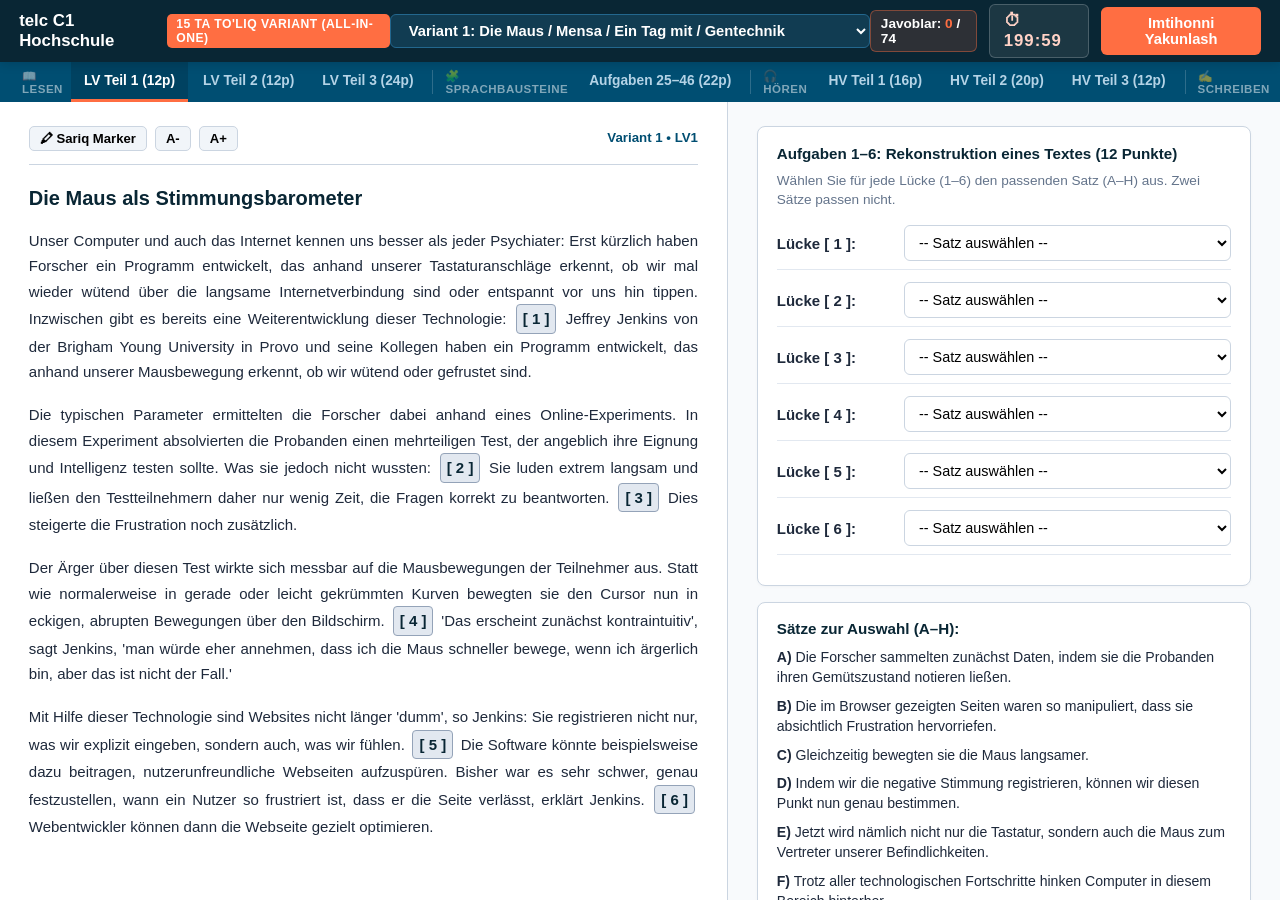
<file: public/assets/aistudio/TELC_C1_Hochschule_ALL_IN_ONE_2710aa1c.html>
<!DOCTYPE html>
<html lang="de">
<head>
<meta charset="UTF-8">
<meta name="viewport" content="width=device-width, initial-scale=1.0">
<title>telc Deutsch C1 Hochschule - Komplett-Simulator (Varianten 1–15: Lesen, Hören, Sprachbausteine, Schreiben)</title>
<style>
  :root {
    --bg: #F8FAFC;
    --navy: #092634;
    --navy-light: #113C52;
    --blue: #004E72;
    --blue-hover: #003650;
    --orange: #FF6E42;
    --orange-hover: #E0552D;
    --text-dark: #1E293B;
    --text-muted: #64748B;
    --border: #CBD5E1;
    --card-bg: #FFFFFF;
    --success: #16A34A;
    --danger: #DC2626;
    --font-size: 15px;
  }
  * { box-sizing: border-box; margin: 0; padding: 0; font-family: -apple-system, BlinkMacSystemFont, "Segoe UI", Roboto, sans-serif; }
  body { background-color: var(--bg); color: var(--text-dark); height: 100vh; display: flex; flex-direction: column; overflow: hidden; font-size: var(--font-size); }

  /* Header */
  header {
    background-color: var(--navy);
    color: #fff;
    height: 62px;
    padding: 0 1.2rem;
    display: flex;
    align-items: center;
    justify-content: space-between;
    box-shadow: 0 2px 10px rgba(0,0,0,0.15);
    z-index: 20;
  }
  .brand { display: flex; align-items: center; gap: 10px; font-weight: 800; font-size: 1.05rem; }
  .brand .badge {
    background: var(--orange);
    color: #fff;
    padding: 3px 9px;
    border-radius: 5px;
    font-size: 0.76rem;
    letter-spacing: 0.5px;
  }
  .variant-selector-wrap { display: flex; align-items: center; gap: 8px; }
  .variant-select {
    background: var(--navy-light);
    color: #fff;
    border: 1.5px solid #23678E;
    padding: 7px 14px;
    border-radius: 6px;
    font-weight: 600;
    cursor: pointer;
    outline: none;
    font-size: 0.92rem;
    max-width: 480px;
  }
  .variant-select option { background: #092634; color: #fff; }
  .header-actions { display: flex; align-items: center; gap: 12px; }
  .timer-box {
    background: rgba(255,255,255,0.08);
    border: 1px solid rgba(255,255,255,0.2);
    padding: 6px 14px;
    border-radius: 6px;
    font-weight: 800;
    color: #FFD2C6;
    letter-spacing: 1px;
    font-size: 1.05rem;
  }
  .counter-badge {
    background: rgba(255, 110, 66, 0.15);
    border: 1px solid rgba(255, 110, 66, 0.4);
    color: #fff;
    padding: 5px 10px;
    border-radius: 6px;
    font-size: 0.85rem;
    font-weight: 600;
  }
  .btn-submit {
    background: var(--orange);
    color: #fff;
    border: none;
    padding: 8px 18px;
    border-radius: 6px;
    font-weight: 700;
    cursor: pointer;
    transition: 0.15s;
    font-size: 0.92rem;
  }
  .btn-submit:hover { background: var(--orange-hover); transform: translateY(-1px); }

  /* Subnav (Modules) */
  .subnav {
    background-color: var(--blue);
    display: flex;
    align-items: center;
    padding: 0 1rem;
    gap: 2px;
    overflow-x: auto;
    z-index: 10;
  }
  .nav-group-label {
    font-size: 0.72rem;
    font-weight: 800;
    color: rgba(255,255,255,0.5);
    text-transform: uppercase;
    letter-spacing: 0.5px;
    padding: 0 6px;
  }
  .nav-btn {
    background: none;
    border: none;
    color: #B4D3E6;
    padding: 11px 13px;
    font-size: 0.86rem;
    font-weight: 600;
    cursor: pointer;
    border-bottom: 3px solid transparent;
    white-space: nowrap;
    transition: 0.15s;
    display: flex;
    align-items: center;
    gap: 6px;
  }
  .nav-btn:hover { color: #fff; background: rgba(255,255,255,0.06); }
  .nav-btn.active {
    color: #fff;
    border-bottom-color: var(--orange);
    background: rgba(0,0,0,0.15);
  }
  .module-sep {
    height: 24px;
    border-right: 1px solid rgba(255,255,255,0.18);
    margin: 0 4px;
  }

  /* Review Banner */
  #reviewBanner {
    display: none;
    background: #FEF3C7;
    border-bottom: 1px solid #F59E0B;
    padding: 8px 1.5rem;
    font-size: 0.88rem;
    color: #92400E;
    font-weight: 700;
    text-align: center;
  }

  /* Main Workspace */
  .workspace {
    flex: 1;
    display: flex;
    overflow: hidden;
  }
  .pane-left {
    flex: 1.15;
    overflow-y: auto;
    padding: 1.5rem 1.8rem;
    border-right: 1px solid var(--border);
    background: #fff;
    line-height: 1.7;
  }
  .pane-right {
    flex: 0.85;
    overflow-y: auto;
    padding: 1.5rem 1.8rem;
    background: var(--bg);
  }

  /* Left Pane Typography & Elements */
  .pane-left h2 { font-size: 1.25rem; font-weight: 800; color: var(--navy); margin-bottom: 0.8rem; }
  .pane-left p { margin-bottom: 1.1rem; text-align: justify; }
  .text-gap {
    display: inline-block;
    background: #E2E8F0;
    border: 1px solid #94A3B8;
    color: var(--navy);
    padding: 1px 6px;
    border-radius: 4px;
    font-weight: 700;
    margin: 0 3px;
  }
  .text-paragraph { margin-bottom: 1.4rem; padding-bottom: 0.8rem; border-bottom: 1px dashed #E2E8F0; }
  .para-tag { font-weight: 800; color: var(--blue); margin-right: 6px; }

  /* Toolbelt */
  .toolbelt {
    display: flex;
    align-items: center;
    gap: 8px;
    margin-bottom: 1rem;
    padding-bottom: 0.8rem;
    border-bottom: 1px solid var(--border);
  }
  .tool-btn {
    background: #F1F5F9;
    border: 1px solid var(--border);
    padding: 4px 10px;
    border-radius: 5px;
    font-weight: 600;
    font-size: 0.82rem;
    cursor: pointer;
    transition: 0.15s;
  }
  .tool-btn:hover { background: #E2E8F0; }
  .tool-btn.active { background: #FEF08A; border-color: #EAB308; }

  /* Cards & Questions (Right Pane) */
  .q-card {
    background: var(--card-bg);
    border: 1px solid var(--border);
    border-radius: 8px;
    padding: 1.1rem 1.2rem;
    margin-bottom: 1rem;
    box-shadow: 0 1px 3px rgba(0,0,0,0.03);
  }
  .q-title { font-weight: 700; color: var(--navy); margin-bottom: 0.6rem; font-size: 0.95rem; }
  .q-instruction { font-size: 0.85rem; color: var(--text-muted); margin-bottom: 1rem; line-height: 1.4; }

  /* Interactive Elements */
  .opt-label {
    display: flex;
    align-items: flex-start;
    gap: 8px;
    font-size: 0.9rem;
    padding: 7px 10px;
    border: 1px solid var(--border);
    border-radius: 6px;
    cursor: pointer;
    margin-bottom: 6px;
    transition: 0.15s;
    background: #fff;
  }
  .opt-label:hover { background: #F8FAFC; border-color: #94A3B8; }
  .opt-label input[type="radio"] { margin-top: 3px; }

  .gap-select {
    width: 100%;
    padding: 8px 10px;
    border: 1.5px solid var(--border);
    border-radius: 6px;
    font-size: 0.9rem;
    font-weight: 500;
    background: #fff;
    cursor: pointer;
    outline: none;
  }
  .gap-select:focus { border-color: var(--blue); }

  /* Review States */
  .state-correct { background-color: #DCFCE7 !important; border-color: #22C55E !important; }
  .state-wrong { background-color: #FEE2E2 !important; border-color: #EF4444 !important; }
  .correct-badge { display: inline-block; background: #16A34A; color: #fff; padding: 2px 6px; border-radius: 4px; font-size: 0.75rem; font-weight: 700; margin-left: 6px; }
  .user-badge { display: inline-block; background: #DC2626; color: #fff; padding: 2px 6px; border-radius: 4px; font-size: 0.75rem; font-weight: 700; margin-left: 6px; }
  .expl-box {
    margin-top: 8px;
    padding: 8px 10px;
    background: #EFF6FF;
    border-left: 3px solid var(--blue);
    font-size: 0.83rem;
    color: #1E3A8A;
    border-radius: 0 4px 4px 0;
  }

  /* Audio Bar & Speaker Controls */
  .audio-bar {
    background: #EAF2F7;
    border: 1px solid var(--border);
    border-radius: 8px;
    padding: 10px 14px;
    margin-bottom: 1.2rem;
    display: flex;
    align-items: center;
    justify-content: space-between;
  }
  .speaker-box {
    background: #F8FAFC;
    border-left: 4px solid var(--blue);
    border-radius: 0 6px 6px 0;
    padding: 10px 12px;
    margin-bottom: 10px;
    font-size: 0.92rem;
  }

  /* Essay Editor */
  .essay-textarea {
    width: 100%;
    height: 420px;
    padding: 1rem;
    border: 1.5px solid var(--border);
    border-radius: 8px;
    font-size: 1rem;
    line-height: 1.65;
    resize: vertical;
    outline: none;
    font-family: inherit;
  }
  .essay-textarea:focus { border-color: var(--blue); }
  .word-counter-box {
    display: flex;
    justify-content: space-between;
    align-items: center;
    margin-top: 10px;
    padding: 10px 14px;
    background: #fff;
    border: 1px solid var(--border);
    border-radius: 6px;
    font-weight: 700;
  }

  /* Modal */
  .modal-overlay {
    position: fixed;
    inset: 0;
    background: rgba(9, 38, 52, 0.75);
    display: none;
    align-items: center;
    justify-content: center;
    z-index: 100;
  }
  .modal-card {
    background: #fff;
    width: 90%;
    max-width: 620px;
    border-radius: 12px;
    overflow: hidden;
    box-shadow: 0 20px 25px -5px rgba(0,0,0,0.3);
  }
  .modal-header {
    background: var(--navy);
    color: #fff;
    padding: 1.2rem 1.5rem;
    display: flex;
    justify-content: space-between;
    align-items: center;
  }
  .modal-body { padding: 1.5rem; }
  .score-grid { display: grid; grid-template-columns: 1fr 1fr; gap: 12px; margin-bottom: 1.5rem; }
  .score-card { background: #F8FAFC; border: 1px solid var(--border); border-radius: 8px; padding: 12px; text-align: center; }
  .score-card .val { font-size: 1.8rem; font-weight: 800; color: var(--navy); }
  .score-card .lbl { font-size: 0.8rem; color: var(--text-muted); font-weight: 600; }
  .modal-footer { background: #F1F5F9; padding: 1rem 1.5rem; display: flex; justify-content: flex-end; gap: 10px; }

  /* Highlighter text styling */
  mark.highlight { background-color: #FEF08A; padding: 1px 2px; border-radius: 2px; }
</style>
</head>
<body>

<header>
  <div class="brand">
    <span>telc C1 Hochschule</span>
    <span class="badge">15 TA TO'LIQ VARIANT (ALL-IN-ONE)</span>
  </div>

  <div class="variant-selector-wrap">
    <select id="variantSelect" class="variant-select" onchange="changeVariant(this.value)">
      <option value="1" selected>Variant 1: Die Maus / Mensa / Ein Tag mit / Gentechnik</option>
      <option value="2">Variant 2: Gold / Spielzeug / Ehrenamt / Umweltschutz</option>
      <option value="3">Variant 3: Gold / Gurken / Diktate / Wikipedia</option>
      <option value="4">Variant 4: Abschlussarbeit / Tulpen / Studiengebühren</option>
      <option value="5">Variant 5: Rechtschreibung / Mehrsprachigkeit / Tempolimit</option>
      <option value="6">Variant 6: Günter Grass / Kindersprache / Speed Reading</option>
      <option value="7">Variant 7: Der Lift / Virtuelles Studium / Schwiegermutter</option>
      <option value="8">Variant 8: Helikopter-Eltern / Finnland / Intelligenz</option>
      <option value="9">Variant 9: Ägypten / MINT-Fächer / Konkurrenz / ESA</option>
      <option value="10">Variant 10: Günter Grass / Ärzte Schweden / Internet / Astronaut</option>
      <option value="11">Variant 11: Der Lift / Helikopter-Eltern / Tulpen / Konkurrenz / ESA</option>
      <option value="12">Variant 12: Ägypten / Familie & Studium / Ärzte / Raucher / Tempolimit</option>
      <option value="13">Variant 13: Die Maus / Träume / MINT-Fächer / Virtuelles Studium / Internet</option>
      <option value="14">Variant 14: Rechtschreibung / Abschlussarbeiten / Gurken / Ein Tag mit / Gentechnik</option>
      <option value="15">Variant 15: Günter Grass / Helikopter-Eltern / Finnland / Diktate / Studiengebühren</option>
    </select>
  </div>

  <div class="header-actions">
    <div class="counter-badge">
      Javoblar: <span id="totalAnsweredCount" style="color:var(--orange); font-weight:800;">0</span> / 74
    </div>
    <div class="timer-box">
      ⏱ <span id="timeDisplay">200:00</span>
    </div>
    <button class="btn-submit" onclick="evaluateFullExam()">Imtihonni Yakunlash</button>
  </div>
</header>

<div class="subnav">
  <span class="nav-group-label">📖 Lesen</span>
  <button class="nav-btn active" id="tab_lv1" onclick="switchTab('lv1')">LV Teil 1 (12p)</button>
  <button class="nav-btn" id="tab_lv2" onclick="switchTab('lv2')">LV Teil 2 (12p)</button>
  <button class="nav-btn" id="tab_lv3" onclick="switchTab('lv3')">LV Teil 3 (24p)</button>
  
  <div class="module-sep"></div>
  <span class="nav-group-label">🧩 Sprachbausteine</span>
  <button class="nav-btn" id="tab_sp" onclick="switchTab('sp')">Aufgaben 25–46 (22p)</button>
  
  <div class="module-sep"></div>
  <span class="nav-group-label">🎧 Hören</span>
  <button class="nav-btn" id="tab_hv1" onclick="switchTab('hv1')">HV Teil 1 (16p)</button>
  <button class="nav-btn" id="tab_hv2" onclick="switchTab('hv2')">HV Teil 2 (20p)</button>
  <button class="nav-btn" id="tab_hv3" onclick="switchTab('hv3')">HV Teil 3 (12p)</button>
  
  <div class="module-sep"></div>
  <span class="nav-group-label">✍️ Schreiben</span>
  <button class="nav-btn" id="tab_schreiben" onclick="switchTab('schreiben')">Aufsatz (48p)</button>
</div>

<div id="reviewBanner">
  ⚠️ Review Mode (Tahlil rejimi): To'g'ri javoblar va izohlar ko'rsatilmoqda. Boshqa variantga o'tish uchun yuqoridagi menyudan foydalaning.
</div>

<div class="workspace">
  <div class="pane-left" id="leftContent"></div>
  <div class="pane-right" id="rightContent"></div>
</div>

<!-- Modal: Exam Evaluation -->
<div class="modal-overlay" id="scoreModal">
  <div class="modal-card">
    <div class="modal-header">
      <h3 style="font-size:1.15rem; font-weight:800;">telc C1 Hochschule Imtihon Natijasi</h3>
      <span style="cursor:pointer; font-size:1.3rem;" onclick="closeModal()">✕</span>
    </div>
    <div class="modal-body">
      <div id="modalStatusBanner" style="padding:10px 14px; border-radius:6px; font-weight:700; margin-bottom:1.2rem; text-align:center;"></div>
      
      <div class="score-grid">
        <div class="score-card">
          <div class="val" id="scorePart1">0 / 70</div>
          <div class="lbl">1-Qism (LV + Sprachbausteine) &bull; O'tish: &ge; 42p</div>
        </div>
        <div class="score-card">
          <div class="val" id="scorePart2">0 / 96</div>
          <div class="lbl">2-Qism (HV + Schreiben) &bull; O'tish: &ge; 58p</div>
        </div>
        <div class="score-card" style="grid-column: span 2; background:#EFF6FF; border-color:#BFDBFE;">
          <div class="val" id="scoreGrandTotal" style="color:var(--orange);">0 / 166</div>
          <div class="lbl" style="color:var(--navy); font-weight:800;">Umumiy Ball (O'tish: &ge; 100 ball / 60%)</div>
        </div>
      </div>

      <div style="background:#F8FAFC; border:1px solid var(--border); border-radius:6px; padding:10px 14px; font-size:0.86rem; line-height:1.7;">
        <div><strong>📖 Leseverstehen:</strong> <span id="sub_lv">0</span> / 48 ball</div>
        <div><strong>🧩 Sprachbausteine:</strong> <span id="sub_sp">0</span> / 22 ball</div>
        <div><strong>🎧 Hörverstehen:</strong> <span id="sub_hv">0</span> / 48 ball</div>
        <div><strong>✍️ Schriftlicher Ausdruck:</strong> <span id="sub_wr">0</span> / 48 ball</div>
      </div>
    </div>
    <div class="modal-footer">
      <button class="tool-btn" style="background:#004E72; color:#fff; padding:8px 16px;" onclick="enterReviewMode()">🔍 Xatolarni tahlil qilish (Review Mode)</button>
      <button class="tool-btn" style="background:#64748B; color:#fff; padding:8px 16px;" onclick="closeModal()">Yopish</button>
    </div>
  </div>
</div>

<script>
// --- EMBEDDED EXAM DATABASE (ALL 15 VARIANTS) ---
const READING_DATA = {"1": {"title": "Variant 1: Die Maus / Mensa", "lv1": {"title": "Die Maus als Stimmungsbarometer", "text": "<p>Unser Computer und auch das Internet kennen uns besser als jeder Psychiater: Erst kürzlich haben Forscher ein Programm entwickelt, das anhand unserer Tastaturanschläge erkennt, ob wir mal wieder wütend über die langsame Internetverbindung sind oder entspannt vor uns hin tippen. Inzwischen gibt es bereits eine Weiterentwicklung dieser Technologie: <span class=\"text-gap\">[ 1 ]</span> Jeffrey Jenkins von der Brigham Young University in Provo und seine Kollegen haben ein Programm entwickelt, das anhand unserer Mausbewegung erkennt, ob wir wütend oder gefrustet sind.</p><p>Die typischen Parameter ermittelten die Forscher dabei anhand eines Online-Experiments. In diesem Experiment absolvierten die Probanden einen mehrteiligen Test, der angeblich ihre Eignung und Intelligenz testen sollte. Was sie jedoch nicht wussten: <span class=\"text-gap\">[ 2 ]</span> Sie luden extrem langsam und ließen den Testteilnehmern daher nur wenig Zeit, die Fragen korrekt zu beantworten. <span class=\"text-gap\">[ 3 ]</span> Dies steigerte die Frustration noch zusätzlich.</p><p>Der Ärger über diesen Test wirkte sich messbar auf die Mausbewegungen der Teilnehmer aus. Statt wie normalerweise in gerade oder leicht gekrümmten Kurven bewegten sie den Cursor nun in eckigen, abrupten Bewegungen über den Bildschirm. <span class=\"text-gap\">[ 4 ]</span> 'Das erscheint zunächst kontraintuitiv', sagt Jenkins, 'man würde eher annehmen, dass ich die Maus schneller bewege, wenn ich ärgerlich bin, aber das ist nicht der Fall.'</p><p>Mit Hilfe dieser Technologie sind Websites nicht länger 'dumm', so Jenkins: Sie registrieren nicht nur, was wir explizit eingeben, sondern auch, was wir fühlen. <span class=\"text-gap\">[ 5 ]</span> Die Software könnte beispielsweise dazu beitragen, nutzerunfreundliche Webseiten aufzuspüren. Bisher war es sehr schwer, genau festzustellen, wann ein Nutzer so frustriert ist, dass er die Seite verlässt, erklärt Jenkins. <span class=\"text-gap\">[ 6 ]</span> Webentwickler können dann die Webseite gezielt optimieren.</p>", "options": [{"key": "A", "text": "Die Forscher sammelten zunächst Daten, indem sie die Probanden ihren Gemütszustand notieren ließen."}, {"key": "B", "text": "Die im Browser gezeigten Seiten waren so manipuliert, dass sie absichtlich Frustration hervorriefen."}, {"key": "C", "text": "Gleichzeitig bewegten sie die Maus langsamer."}, {"key": "D", "text": "Indem wir die negative Stimmung registrieren, können wir diesen Punkt nun genau bestimmen."}, {"key": "E", "text": "Jetzt wird nämlich nicht nur die Tastatur, sondern auch die Maus zum Vertreter unserer Befindlichkeiten."}, {"key": "F", "text": "Trotz aller technologischen Fortschritte hinken Computer in diesem Bereich hinterher."}, {"key": "G", "text": "Während wir dann vielleicht eher ein unliebsames Spionieren sehen, hat diese Technologie auch Vorteile:"}, {"key": "H", "text": "Zudem erhielten die Probanden für jede falsche Antwort einen Abzug und damit schlechtere Ergebnisse."}], "answers": {"1": "E", "2": "B", "3": "H", "4": "C", "5": "G", "6": "D"}, "explanations": {"1": "Gap 1 introduces the shift from keyboard tracking to mouse movement as an indicator of emotion.", "2": "Gap 2 explains how the experimental browser pages were deliberately manipulated to create frustration.", "3": "Gap 3 adds another aggravating factor: penalty points for wrong answers.", "4": "Gap 4 contrasts expectations: users actually move the mouse slower when angry.", "5": "Gap 5 connects privacy concerns to the practical benefits of the emotional sensing software.", "6": "Gap 6 concludes with pinpointing the exact moment of user drop-off for website optimization."}}, "lv2": {"title": "Zwischen Familie und Studium (Doppelbelastung)", "text": "<div class=\"text-paragraph\"><span class=\"para-tag\">[Abschnitt A]</span> Ich bin Studentin und habe eine kleine Tochter. Die ist zurzeit krank: Kitakeime... Der andere bleibt halbwegs auf den Beinen, damit er die Pflege der Familie in Angriff nehmen kann, und in diesem Fall ist das mein Freund. Wenn Kinder krank sind, gerät der gewohnte Zeitplan an der Hochschule vollständig aus den Fugen. Man lernt schnell, wie zerbrechlich die Balance zwischen Seminarfristen und Kinderbetreuung im Alltag ist.</div><div class=\"text-paragraph\"><span class=\"para-tag\">[Abschnitt B]</span> Mit einem halb geöffneten Auge verfolge ich dann, wie das Familienleben ohne mich so läuft. An sich ausgezeichnet. Er wickelt, füttert, tröstet und jongliert Haushalt und Beruf gleichzeitig. Das alles schafft er scheinbar mit links. Erstaunlich! Manchmal beneide ich meinen Freund regelrecht um die Gunst unserer Tochter und seine unerschütterliche Gelassenheit in Krisensituationen.</div><div class=\"text-paragraph\"><span class=\"para-tag\">[Abschnitt C]</span> Ich pendle zwischen der Stadt, in der wir leben, und der Stadt, in der ich studiere. Wenn ich im Zug sitze und die Seminartexte durcharbeite, kreisen meine Gedanken unablässig um zu Hause. Bin ich überhaupt eine gute Mutter? Vernachlässige ich mein Kind zugunsten meiner akademischen Ambitionen? Und manchmal, da fühle ich mich als kompletter Versager auf beiden Ebenen.</div><div class=\"text-paragraph\"><span class=\"para-tag\">[Abschnitt D]</span> Doch wenn ich nach Hause komme und meine Tochter mir lachend in die Arme fällt, relativiert sich alles. Plötzlich wird mir klar, dass es sogar dumm wäre, perfekt sein zu wollen; dann gäbe es doch nichts mehr zu lernen. Man muss lernen, mit unvollkommenen Tagen Frieden zu schließen und eigene Schwächen wohlwollend zu akzeptieren: darüber, dass meine Kleine auch als ziemlich grotesker Frosch Spaß an Fasching hat.</div><div class=\"text-paragraph\"><span class=\"para-tag\">[Abschnitt E]</span> All denjenigen unter euch, die in einer ähnlichen Situation sind und studieren, während Nachwuchs da ist: Lasst euch auf gar keinen Fall ein schlechtes Gewissen einreden, vor allem nicht von den vielen Helikoptereltern und deren überzogenen Erwartungen! Diese überbehütenden Perfektionisten machen sich und ihren Sprösslingen das Leben ohnehin nur unnötig zur Hölle.</div>", "questions": [{"id": 7, "text": "In welchem Abschnitt äußert/offenbart die Autorin quälende Schuldgefühle?", "ans": "C", "expl": "In C fragt sie sich: 'Bin ich überhaupt eine gute Mutter? ... fühle ich mich als kompletter Versager.'"}, {"id": 8, "text": "In welchem Abschnitt gibt die Autorin ihre Eifersucht offen zu?", "ans": "B", "expl": "In B schreibt sie: 'Manchmal beneide ich meinen Freund regelrecht um die Gunst unserer Tochter.'"}, {"id": 9, "text": "In welchem Abschnitt ist die Autorin nachsichtig und milde mit sich selbst?", "ans": "D", "expl": "In D erkennt sie: 'dass es sogar dumm wäre, perfekt sein zu wollen... Frieden zu schließen.'"}, {"id": 10, "text": "In welchem Abschnitt macht die Autorin anderen Betroffenen aktiv Mut?", "ans": "E", "expl": "In E appelliert sie: 'All denjenigen unter euch... Lasst euch auf gar keinen Fall ein schlechtes Gewissen einreden!'"}, {"id": 11, "text": "In welchem Abschnitt drückt die Autorin Bewunderung für ihren Partner aus?", "ans": "B", "expl": "In B staunt sie: 'Das alles schafft er scheinbar mit links. Erstaunlich!'"}, {"id": 12, "text": "In welchem Abschnitt äußert sich die Autorin polemisch und geringschätzig über Dritte?", "ans": "E", "expl": "In E attackiert sie spöttisch: 'vor allem nicht von den vielen Helikoptereltern... überbehütenden Perfektionisten'."}]}, "lv3": {"title": "Essen in der Mensa – Mehr als nur Kalorien", "text": "<p>Wer an deutsches Mensa-Essen denkt, hat noch immer oft das Klischee von zerkochtem Gemüse, lauwarmen Kartoffelhaufen und fettiger Currywurst im Kopf. Doch die Realität an den bundesdeutschen Hochschul-Mensen hat sich in den vergangenen Jahren grundlegend gewandelt. Die Betreiber der gastronomischen Einrichtungen des Studierendenwerks stehen heute vor der anspruchsvollen Herausforderung, täglich Tausende von hungrigen Akademikern schnell, gesund, nachhaltig und vor allem preiswert zu verköstigen.</p><p>Die Menüplanung erfolgt dabei keineswegs spontan, sondern wird von Küchen- und Betriebsleitern viele Wochen im Voraus akribisch ausgearbeitet. Moderne EDV-gestützte Warenwirtschaftssysteme errechnen auf Basis langjähriger Verzehrstatistiken exakt, wie viele Kilogramm Nudeln, Tofu oder Salatköpfe benötigt werden. Interessanterweise lassen sich sogar Korrelationen zwischen den Wochentagen, dem Wetter und bestimmten Fachbereichen feststellen: Studierende geisteswissenschaftlicher Fakultäten greifen statistisch signifikant häufiger zu rein veganen Gerichten als Studierende technischer Studiengänge.</p><p>Besonderes Augenmerk wird heutzutage auf die Qualität und Herkunft der Zutaten gelegt. Die Einkaufsleitungen setzen zunehmend auf regionale Erzeuger, um lange Transportwege zu vermeiden und die Frische zu garantieren. Allerdings stößt die vollständige Umstellung auf regionale Lieferanten an logistische und saisonale Grenzen: Große Mengen an bestimmten Gemüsesorten oder Grundnahrungsmitteln sind in unmittelbarer Umgebung von Großstädten schlichtweg nicht ganzjährig in den benötigten Großgebinden lieferbar. Zudem werden die Zulieferer in strengen, zyklischen Qualitätsaudits kontinuierlich auf Hygiene- und Nachhaltigkeitsstandards überprüft.</p><p>Um den Spagat zwischen erstklassiger Qualität und für Studierende bezahlbaren Preisen zu meistern, greift das Studierendenwerk auf öffentliche Landeszuschüsse sowie auf die Semesterbeiträge zurück. Ohne diese finanzielle Subventionierung wären Gerichte wie Bio-Gemüselasagne oder MSC-zertifizierter Wildlachs zu einem Preis von unter vier Euro wirtschaftlich undenkbar. Richtlinien wie jene der Deutschen Gesellschaft für Ernährung (DGE) dienen den Mensaleitungen dabei als wertvolle Orientierung, stellen jedoch keine rechtlich bindenden Kochvorschriften dar.</p>", "questions": [{"id": 13, "text": "Viele Studierende verbinden mit Mensa-Essen noch traditionelle Klischees.", "ans": "R", "expl": "Text erwähnt: 'Wer an Mensa-Essen denkt, hat noch immer oft das Klischee...'"}, {"id": 14, "text": "Entscheidungen über den Speiseplan werden stets kurzfristig am Vortag getroffen.", "ans": "F", "expl": "Text: 'keineswegs spontan, sondern wird von Küchen- und Betriebsleitern viele Wochen im Voraus akribisch ausgearbeitet.'"}, {"id": 15, "text": "Das Studienfach hat statistisch einen Einfluss auf die Wahl der Speisen.", "ans": "R", "expl": "Text: 'Studierende geisteswissenschaftlicher Fakultäten greifen statistisch signifikant häufiger zu veganen Gerichten...'"}, {"id": 16, "text": "Die Köche müssen die benötigten Zutatenmengen täglich manuell berechnen.", "ans": "F", "expl": "Text: 'Moderne EDV-gestützte Warenwirtschaftssysteme errechnen... exakt' - geschieht also computergestützt."}, {"id": 17, "text": "Die Zulieferer der Mensen werden nur sporadisch und unregelmäßig kontrolliert.", "ans": "F", "expl": "Text: Zulieferer werden 'in strengen, zyklischen Qualitätsaudits kontinuierlich' überprüft."}, {"id": 18, "text": "Sämtliche Lebensmittel können problemlos aus der Region bezogen werden.", "ans": "F", "expl": "Text: Vollständige Umstellung stößt an Grenzen; Großmengen sind in der Umgebung nicht ganzjährig lieferbar."}, {"id": 19, "text": "Bio-Landwirte erzielen durch Lieferverträge mit Mensen Rekordgewinne.", "ans": "X", "expl": "Über die Gewinne der Bio-Landwirte wird im gesamten Text keine Aussage getroffen."}, {"id": 20, "text": "Mensa-Preise werden durch staatliche Subventionen und Beiträge künstlich niedrig gehalten.", "ans": "R", "expl": "Text: 'greift das Studierendenwerk auf öffentliche Landeszuschüsse sowie Semesterbeiträge zurück... Ohne diese Subventionierung undenkbar.'"}, {"id": 21, "text": "Den Studierenden ist meist im Detail bewusst, wie viel Planungsaufwand hinter jedem Menü steckt.", "ans": "F", "expl": "Der Text betont den Kontrast zwischen dem einfachen Eindruck und dem enormen logistischen Hintergrund."}, {"id": 22, "text": "Die Deutsche Gesellschaft für Ernährung schreibt den Mensen gesetzlich vor, was sie kochen müssen.", "ans": "F", "expl": "Text: Richtlinien dienen 'als wertvolle Orientierung, stellen jedoch keine rechtlich bindenden Kochvorschriften dar.'"}, {"id": 23, "text": "Mensa-Köche verdienen im Durchschnitt deutlich mehr als Küchenpersonal in Sterne-Restaurants.", "ans": "X", "expl": "Ein Gehaltsvergleich mit Sterne-Restaurants wird im Text überhaupt nicht thematisiert."}, {"id": 24, "text": "Welche Überschrift fasst den Gesamttenor des Textes am treffendsten zusammen?", "ans": "C", "opts": ["A) Wer kocht in deutschen Mensen?", "B) Gesunde Ernährung um jeden Preis", "C) Wider die Currywurst – Mensen setzen auf Qualität und Logistik"], "expl": "Option C fasst sowohl die Qualitätswende als auch den hohen logistischen Planungsaufwand perfekt zusammen."}]}, "sp": {"title": "Das Mentoring-Programm 'Ein Tag mit...'", "text": "<p>Studierende der Geistes- und Sozialwissenschaften werden im Laufe ihres Studiums nicht selten <strong>(25)</strong>, was für konkrete berufliche Pläne sie nach ihrem Abschluss verfolgen. Da lohnt sich für viele die berechtigte Frage, wo denn eigentlich <strong>(26)</strong> heute arbeiten, die ihre universitären Prüfungen bereits erfolgreich <strong>(27)</strong> sich gelassen haben. Über das an der Fakultät ins Leben gerufene Programm können angehende Akademiker einen praxisnahen <strong>(28)</strong> in reale Berufsfelder bekommen.</p><p>'Die intensive Hospitation hat mir ungemein viel Mut <strong>(29)</strong>', berichtet Lisa Weber, die kurz davorsteht, ihren Master <strong>(30)</strong> zu haben. Sie hat <strong>(31)</strong> Rahmen der Mentoring-Initiative eine renommierte Kulturstiftung besucht. Diese Erfahrung <strong>(32)</strong> ihr dabei, theoretisches Seminarwissen mit unternehmerischer Praxis zu verbinden. Es fiel ihr leicht, an bestehende Kontakte <strong>(33)</strong>, was ihren späteren Bewerbungen sehr <strong>(34)</strong> kam.</p><p>Das Konzept beruht <strong>(35)</strong> dem Grundgedanken, Studierende frühzeitig dazu anzuregen, sich mit den Erfordernissen des Arbeitsmarktes <strong>(36)</strong>, <strong>(37)</strong> der Übergang vom Hörsaal ins Berufsleben reibungslos gelingt. Dabei kommt es insbesondere darauf an, sich <strong>(38)</strong> über ungeschriebene Regeln der Branche zu verschaffen und interkulturelle sowie kommunikative Fertigkeiten überzeugend zu <strong>(39)</strong>.</p><p><strong>(40)</strong> der anfänglichen Skepsis mancher Dozierender hat sich das Projekt als voller Erfolg erwiesen. Viele Unternehmen bestätigen, dass Absolventen, die über eine solche Hospitationserfahrung <strong>(41)</strong>, im Vorstellungsgespräch deutlich souveräner <strong>(42)</strong> das eigene Profil Auskunft geben können. Sie erheben nicht nur den <strong>(43)</strong>, hervorragende Fachnoten vorzuweisen, sondern zeigen sich auch mit organisatorischen Abläufen <strong>(44)</strong>. Wer daran interessiert ist, das eigene Studium mit exzellenten Berufsaussichten <strong>(45)</strong>, sollte diese Chance wahrnehmen, wie aus dem aktuellen Jahresbericht des Career Centers <strong>(46)</strong>.</p>", "questions": [{"id": 25, "opts": ["abgefragt", "angefragt", "gefragt", "überfragt"], "ans": "gefragt", "expl": "'gefragt werden, was...': passives Fragen nach Plänen."}, {"id": 26, "opts": ["derartige", "diese", "jene", "welche"], "ans": "jene", "expl": "Demonstrativpronomen 'jene', bezogen auf das nachfolgende Relativpronomen 'die'."}, {"id": 27, "opts": ["auf", "hinter", "über", "vor"], "ans": "hinter", "expl": "Feste Redewendung: 'etwas hinter sich lassen'."}, {"id": 28, "opts": ["Ausblick", "Einblick", "Hinblick", "Rückblick"], "ans": "Einblick", "expl": "Nomen-Verb-Verbindung: 'einen Einblick bekommen / gewinnen'."}, {"id": 29, "opts": ["ergeben", "gebracht", "gemacht", "getan"], "ans": "gemacht", "expl": "Kollokation: 'jemandem Mut machen'."}, {"id": 30, "opts": ["angeworben", "beworben", "erworben", "geworben"], "ans": "erworben", "expl": "Einen akademischen Grad / Abschluss 'erwerben'."}, {"id": 31, "opts": ["aus dem", "beim", "im", "zum"], "ans": "im", "expl": "Feste Wendung: 'im Rahmen (+ Genitiv)'."}, {"id": 32, "opts": ["befähigte", "unterstützte", "verhalf", "vermochte"], "ans": "verhalf", "expl": "'jemandem (Dativ) zu etwas (Dativ) verhelfen'."}, {"id": 33, "opts": ["anknüpfen", "aufknüpfen", "verknüpfen", "zuknüpfen"], "ans": "anknüpfen", "expl": "Feste Fügung: 'an Kontakte anknüpfen'."}, {"id": 34, "opts": ["abhanden", "gelegen", "zustatten", "zugute"], "ans": "zugute", "expl": "Idiom: 'jemandem zugutekommen'."}, {"id": 35, "opts": ["an", "auf", "in", "von"], "ans": "auf", "expl": "Präpositionalverb: 'beruhen auf (+ Dat)'."}, {"id": 36, "opts": ["auseinanderzusetzen", "zusammenzusetzen", "herauszusetzen", "vorzusetzen"], "ans": "auseinanderzusetzen", "expl": "Reflexives Verb: 'sich auseinandersetzen mit'."}, {"id": 37, "opts": ["damit", "sodass", "obgleich", "während"], "ans": "sodass", "expl": "Konsekutive Konjunktion für eine Folge: 'sodass der Übergang gelingt'."}, {"id": 38, "opts": ["Ahnung", "Kenntnis", "Wissen", "Einsicht"], "ans": "Kenntnis", "expl": "Feste Wendung: 'sich (Dativ) Kenntnis über etwas verschaffen'."}, {"id": 39, "opts": ["vermitteln", "zustellen", "überweisen", "hinterlegen"], "ans": "vermitteln", "expl": "Kompetenzen / Fertigkeiten überzeugend 'vermitteln'."}, {"id": 40, "opts": ["Infolge", "Laut", "Ungeachtet", "Zufolge"], "ans": "Ungeachtet", "expl": "Konzessive Präposition mit Genitiv: 'Ungeachtet der anfänglichen Skepsis'."}, {"id": 41, "opts": ["besitzen", "haben", "verfügen", "walten"], "ans": "verfügen", "expl": "Präpositionalverb: 'verfügen über (+ Akk)'."}, {"id": 42, "opts": ["an", "für", "über", "von"], "ans": "über", "expl": "'Auskunft geben über (+ Akk)'."}, {"id": 43, "opts": ["Anspruch", "Wunsch", "Zweifel", "Vorbehalt"], "ans": "Anspruch", "expl": "Feste Verbindung: 'den Anspruch erheben, zu... '."}, {"id": 44, "opts": ["bekannt", "gewohnt", "sicher", "vertraut"], "ans": "vertraut", "expl": "Adjektiv mit Präposition: 'vertraut sein mit etwas'."}, {"id": 45, "opts": ["abzuschließen", "aufzuschließen", "einzuschließen", "verschließen"], "ans": "abzuschließen", "expl": "Ein Studium erfolgreich 'abschließen'."}, {"id": 46, "opts": ["auftritt", "folgt", "hervorgeht", "stammt"], "ans": "hervorgeht", "expl": "Feste Wendung: 'aus dem Bericht hervorgehen'."}]}}, "2": {"title": "Variant 2: Gold / Spielzeugindustrie", "lv1": {"title": "Gold – Die unvergängliche Faszination eines Elements", "text": "<p>Seit Jahrtausenden zieht kein anderes Metall den Menschen so magisch in seinen Bann wie das Gold. Schon die Pharaonen des alten Ägypten ließen sich mit goldenen Totenmasken bestatten, um Unsterblichkeit zu erlangen. <span class=\"text-gap\">[ 1 ]</span> Denn chemisch betrachtet ist das Edelmetall außergewöhnlich reaktionsträge: Es oxidiert weder an der Luft noch korrodiert es im Wasser.</p><p>Aufgrund dieser extremen Beständigkeit galt Gold in nahezu allen antiken Hochkulturen als kosmisches Symbol der Sonne und der göttlichen Ewigkeit. Doch die Faszination beschränkt sich keineswegs nur auf Kunst und Kultgegenstände: <span class=\"text-gap\">[ 2 ]</span> Seine herausragende Dehnbarkeit und Verformbarkeit erlauben es Kunsthandwerkern, aus einem einzigen Gramm Gold eine hauchdünne Blattgoldfolie von fast einem Quadratmeter Fläche zu schlagen.</p><p>Im Industriezeitalter hat Gold längst auch die Labore der Hochtechnologie erobert. <span class=\"text-gap\">[ 3 ]</span> Weil Gold elektrischen Strom exzellent leitet und im Gegensatz zu Kupfer niemals anläuft, ist es aus modernen Mikroprozessoren und Raumfahrttechnik nicht mehr wegzudenken.</p><p>Der Hunger nach dem glänzenden Metall hat jedoch verheerende Schattenseiten. <span class=\"text-gap\">[ 4 ]</span> Beim informellen Kleinbergbau werden hochgiftiges Quecksilber und Zyanid eingesetzt, um feinste Goldpartikel aus dem Gestein zu waschen, was gravierende ökologische Schäden verursacht. <span class=\"text-gap\">[ 5 ]</span> Wissenschaftler fordern daher weltweit verbindliche Standards für faires und ökologisch vertretbares Recycling.</p><p>Angesichts weltweiter Krisen und geopolitischer Instabilitäten erfreut sich Gold zudem als krisenfester Hafen ungetrübter Beliebtheit bei Notenbanken und Privatanlegern. <span class=\"text-gap\">[ 6 ]</span> Trotz aller Kursschwankungen hat das Element über Jahrtausende hinweg seine Kaufkraft bewahrt.</p>", "options": [{"key": "A", "text": "Diese biochemische Eigenschaft war der entscheidende Grund für seine Verwendung als sakrales Material."}, {"key": "B", "text": "Auch rein physikalisch besitzt das Element verblüffende Besonderheiten, die es einzigartig machen."}, {"key": "C", "text": "Insbesondere in der modernen Elektronik und Nanotechnologie spielt es heute eine tragende Rolle."}, {"key": "D", "text": "Der weltweite Abbau in Tagebauen und Minen hinterlässt in sensiblen Regenwaldgebieten tiefe Wunden."}, {"key": "E", "text": "Denn das meiste heute genutzte Gold stammt nicht aus Minen, sondern aus der Wiederverwertung von Elektronikschrott."}, {"key": "F", "text": "Im Gegensatz zu Papierwährungen kann Gold von Regierungen nicht beliebig vervielfältigt oder entwertet werden."}, {"key": "G", "text": "In vielen Schwellenländern arbeiten Bergleute unter menschenunwürdigen und lebensgefährlichen Bedingungen."}, {"key": "H", "text": "Zahlreiche Experten warnen allerdings davor, dass die weltweiten Goldvorkommen in absehbarer Zeit vollständig erschöpft sein könnten."}], "answers": {"1": "A", "2": "B", "3": "C", "4": "D", "5": "G", "6": "F"}, "explanations": {"1": "Gap 1 refers to chemical resistance as the reason for holy status.", "2": "Gap 2 introduces physical properties like malleability.", "3": "Gap 3 connects high technology with gold's electrical conductivity.", "4": "Gap 4 details environmental destruction from mining.", "5": "Gap 5 supplements the working conditions of miners.", "6": "Gap 6 explains gold's monetary advantage over fiat currencies."}}, "lv2": {"title": "Konsumgesellschaft und Kinderspielzeug", "text": "<div class=\"text-paragraph\"><span class=\"para-tag\">[Abschnitt A]</span> Kinderzimmer in den westlichen Industrienationen quellen förmlich über vor buntem Plastik, Plüschtieren und interaktiven Elektronik-Gadgets. Früher besaß ein Kind im Schnitt eine Handvoll Holzfiguren oder Puppen, heute sind es oft Hunderte Einzelteile. Marketingstrategen haben Kinder längst als lukrative Zielgruppe entdeckt, die durch gezielte Werbung in Streamingportalen und Influencer-Videos schon im Kleinkindalter emotional an Marken gebunden wird.</div><div class=\"text-paragraph\"><span class=\"para-tag\">[Abschnitt B]</span> Diese Reizüberflutung bleibt für die kognitive Entwicklung nicht ohne Folgen. Kinder, deren Spielzeug ihnen jede Funktion, jedes Geräusch und jede Bewegung vorprogrammiert vorsetzt, verlieren schrittweise die Fähigkeit zur eigenen kreativen Schöpfung. Psychologen warnen vor einer erodierenden Frustrationstoleranz: Wenn ein Knopf nicht sofort den gewünschten Effekt auslöst, wird das Spielzeug gelangweilt in die Ecke gepfeffert.</div><div class=\"text-paragraph\"><span class=\"para-tag\">[Abschnitt C]</span> Bemerkenswert ist dabei die Scham vieler Eltern, die ihren Kindern Grenzen beim Schenken setzen wollen. Oft kompensieren beruflich stark eingespannte Väter und Mütter ihre chronische Zeitnot durch materielle Geschenke. Es erfordert heute erhebliche Willenskraft, sich dem gesellschaftlichen Druck von Verwandten und Klassenkameraden zu widersetzen, die ständige Geschenke als Beweis elterlicher Fürsorge missverstehen.</div><div class=\"text-paragraph\"><span class=\"para-tag\">[Abschnitt D]</span> Erfreulicherweise formiert sich eine spürbare Gegenbewegung unter jungen Familien. In sogenannten Spielzeugfreien Kindergärten wird das gesamte herkömmliche Spielzeug für mehrere Wochen in den Keller geräumt. Zurück bleiben Tische, Stühle, Decken und Naturmaterialien wie Tannenzapfen oder Äste. Die Beobachtungen sind verblüffend: Nach anfänglicher Ratlosigkeit vertiefen sich die Kinder in komplexe Rollenspiele und kooperative Bauvorhaben.</div><div class=\"text-paragraph\"><span class=\"para-tag\">[Abschnitt E]</span> Wer sich diesen minimalistischen Ansatz zu eigen machen möchte, muss keineswegs dogmatisch alle Spielsachen verbannen. Es genügt bereits ein Rotationsprinzip: Nur wenige, qualitativ hochwertige Spielzeuge bleiben greifbar, der Rest wird für einige Wochen verstaut. So bleibt die Freude am Entdecken erhalten, und Kinder lernen wieder den wahren Wert von Dingen und freier Zeit zu schätzen.</div>", "questions": [{"id": 7, "text": "In welchem Abschnitt wird die psychologische Kompensation von Zeitmangel durch Konsum beschrieben?", "ans": "C", "expl": "Abschnitt C erklärt, wie Eltern ihre Zeitnot durch materielle Geschenke ausgleichen."}, {"id": 8, "text": "In welchem Abschnitt werden negative Auswirkungen fertiger Spielsachen auf die Fantasie analysiert?", "ans": "B", "expl": "Abschnitt B schildert den Verlust eigener kreativer Schöpfungskraft durch vorprogrammierte Funktionen."}, {"id": 9, "text": "In welchem Abschnitt wird über ein konkretes pädagogisches Experiment ohne Spielsachen berichtet?", "ans": "D", "expl": "Abschnitt D berichtet über den 'Spielzeugfreien Kindergarten'."}, {"id": 10, "text": "In welchem Abschnitt wird die aggressive Vermarktung an die jüngste Zielgruppe angeprangert?", "ans": "A", "expl": "Abschnitt A beschreibt Kinder als lukrative Zielgruppe von Marketingstrategen."}, {"id": 11, "text": "In welchem Abschnitt wird ein praktischer, undogmatischer Ratschlag für Eltern gegeben?", "ans": "E", "expl": "Abschnitt E empfiehlt das sogenannte Rotationsprinzip im Kinderzimmer."}, {"id": 12, "text": "In welchem Abschnitt wird die Verringerung der kindlichen Geduld und Belastbarkeit erwähnt?", "ans": "B", "expl": "Abschnitt B spricht von der 'erodierenden Frustrationstoleranz'."}]}, "lv3": {"title": "Nachhaltige Ernährung und der ökologische Fußabdruck", "text": "<p>Die Art und Weise, wie die Menschheit Lebensmittel produziert, transportiert und konsumiert, steht im Zentrum der globalen Klimadebatte. Schätzungen von Agrarwissenschaftlern zufolge ist das globale Ernährungssystem für rund ein Drittel aller weltweiten Treibhausgasemissionen verantwortlich. Insbesondere die industrielle Nutztierhaltung belastet Umwelt und Klima in gravierendem Ausmaß, da für Futteranbau und Weideflächen riesige Waldareale gerodet und Unmengen an Wasser verbraucht werden.</p><p>Immer mehr Universitäten und Forschungsinstitute in Europa widmen sich daher der Frage, wie eine zukunftsfähige 'Planetary Health Diet' gestaltet werden kann. Dieser wissenschaftlich fundierte Speiseplan sieht vor, den Verzehr von rotem Fleisch drastisch zu drosseln und stattdessen Hülsenfrüchte, Nüsse, Vollkornprodukte und regionales Gemüse zur Hauptstütze der täglichen Ernährung zu machen. Studien belegen, dass eine solche Umstellung nicht nur den CO2-Ausstoß um bis zu 50 Prozent reduzieren, sondern auch das Risiko chronischer Zivilisationskrankheiten wie Diabetes und Herz-Kreislauf-Erkrankungen spürbar senken würde.</p><p>Gleichwohl stoßen Appelle zur Ernährungswende in Teilen der Bevölkerung auf vehementen Widerstand. Ernährung ist tief in kulturellen Identitäten und familiären Gewohnheiten verwurzelt; gesetzliche Einschränkungen oder höhere Steuern auf Fleischprodukte werden vielfach als unzulässige Bevormundung durch den Staat wahrgenommen. Agrarökonomen fordern daher, nicht mit Verboten zu operieren, sondern die wahren ökologischen Kosten in den Produktpreisen sichtbar zu machen. Wenn konventionell produziertes Rindfleisch die verursachten Umweltschäden an Böden und Grundwasser einpreisen müsste, wäre es deutlich teurer als pflanzliche Alternativen.</p><p>Auch im Bereich der pflanzlichen Fleischersatzprodukte vollzieht sich derzeit ein rasanter technologischer Wandel. Während frühere Tofu- und Sojapräparate geschmacklich oft wenig überzeugten, imitieren moderne Produkte auf Basis von Erbsenprotein oder Pilzmyzel Textur und Geschmack von Fleisch mit erstaunlicher Präzision. Dennoch warnen Ernährungswissenschaftler vor einer unkritischen Gleichsetzung: Hochgradig verarbeitete Ersatzprodukte enthalten häufig große Mengen an Natrium, Bindemitteln und künstlichen Aromen, weshalb sie unverarbeiteten Nahrungsmitteln keineswegs automatisch überlegen sind.</p>", "questions": [{"id": 13, "text": "Das Ernährungssystem verursacht ungefähr ein Drittel der Treibhausgase weltweit.", "ans": "R", "expl": "Text: 'für rund ein Drittel aller weltweiten Treibhausgasemissionen verantwortlich.'"}, {"id": 14, "text": "Die industrielle Tierhaltung benötigt nur minimale Mengen an Wasser und Weideflächen.", "ans": "F", "expl": "Text: 'riesige Waldareale gerodet und Unmengen an Wasser verbraucht werden.'"}, {"id": 15, "text": "Die 'Planetary Health Diet' schließt den Verzehr pflanzlicher Lebensmittel weitgehend aus.", "ans": "F", "expl": "Im Gegenteil: Sie macht Hülsenfrüchte und Gemüse zur Hauptstütze."}, {"id": 16, "text": "Eine pflanzlichere Ernährung verringert zugleich das Risiko schwerer Zivilisationskrankheiten.", "ans": "R", "expl": "Text: 'Risiko chronischer Zivilisationskrankheiten... spürbar senken würde.'"}, {"id": 17, "text": "Alle Konsumenten begrüßen politische Vorgaben zur Verringerung des Fleischkonsums.", "ans": "F", "expl": "Text: Appelle stoßen auf 'vehementen Widerstand' und Vorwürfe der Bevormundung."}, {"id": 18, "text": "Agrarökonomen empfehlen, Fleischkonsum schlichtweg polizeilich zu verbieten.", "ans": "F", "expl": "Text: 'fordern daher, nicht mit Verboten zu operieren, sondern die wahren ökologischen Kosten... sichtbar zu machen.'"}, {"id": 19, "text": "Die Besteuerung von Fleisch wurde in Deutschland bereits verbindlich beschlossen.", "ans": "X", "expl": "Ein solcher Beschluss wird im Text nicht erwähnt; es ist lediglich von Debatten die Rede."}, {"id": 20, "text": "Moderne Fleischersatzprodukte können Fleischgeschmack heute viel täuschender nachbilden als früher.", "ans": "R", "expl": "Text: imitieren Geschmack und Textur 'mit erstaunlicher Präzision'."}, {"id": 21, "text": "Ernährungsexperten bezeichnen hochverarbeitete Fleischersatzprodukte ausnahmslos als uneingeschränkt gesund.", "ans": "F", "expl": "Text: 'warnen Ernährungswissenschaftler vor einer unkritischen Gleichsetzung', wegen Natrium und Bindemitteln."}, {"id": 22, "text": "Pilzmyzel wird in der modernen Lebensmitteltechnologie als Proteinbasis verwendet.", "ans": "R", "expl": "Text: 'auf Basis von Erbsenprotein oder Pilzmyzel'."}, {"id": 23, "text": "In Skandinavien ernähren sich bereits über 80% der Bevölkerung rein vegetarisch.", "ans": "X", "expl": "Skandinavische Statistiken werden im Text mit keiner Silbe erwähnt."}, {"id": 24, "text": "Welche Überschrift passt am besten zum Text?", "ans": "B", "opts": ["A) Das Ende des Fleischkonsums im 21. Jahrhundert", "B) Die Ernährungswende: Zwischen Ökologie, Gesundheit und Konsumgewohnheiten", "C) Fleischersatzprodukte – Ein technologischer Fehltritt"], "expl": "B fasst das Spannungsfeld zwischen ökologischer Notwendigkeit, Gesundheit und gesellschaftlicher Realität zusammen."}]}, "sp": {"title": "Wissenschaftliches Schreiben an der Hochschule", "text": "<p>Zu den zentralen Kompetenzen eines erfolgreichen Studiums gehört das Verfassen wissenschaftlicher Arbeiten. Vielen Studienanfängern fällt es jedoch <strong>(25)</strong> schwer, den Ansprüchen akademischer Texte zu genügen. Während in der Schule noch oft die persönliche Meinung <strong>(26)</strong> Vordergrund stand, verlangt die Universität eine nüchterne, <strong>(27)</strong> Fakten basierende Argumentation. Es gilt, Thesen mit belastbarer Fachliteratur <strong>(28)</strong> untermauern.</p><p>Ein häufiges Problem besteht darin, geeignete Quellen auszuwählen und diese methodisch <strong>(29)</strong> erfassen. Dank des Internets haben Studierende heute <strong>(30)</strong> auf Millionen von Fachartikeln, was allerdings auch die Gefahr einer Informationsüberflutung mit <strong>(31)</strong> bringt. Wer hier nicht über die Fähigkeit verfügt, Relevantes von Unbedeutendem <strong>(32)</strong> unterscheiden, verliert schnell den roten Faden.</p><p>Des Weiteren spielt die sprachliche Präzision eine <strong>(33)</strong> Rolle. Akademische Texte zeichnen sich <strong>(34)</strong> durch Passivkonstruktionen, unpersönliche Wendungen und fachspezifische Termini <strong>(35)</strong>. Übermäßige Verschachtelungen sollten jedoch <strong>(36)</strong> werden, um die Lesbarkeit des Textes nicht zu <strong>(37)</strong>. Es kommt darauf an, komplexe Zusammenhänge in klarer Sprache <strong>(38)</strong> den Punkt zu bringen.</p><p>Nicht zuletzt bildet das korrekte Zitieren das Fundament wissenschaftlicher <strong>(39)</strong>. Plagiate, <strong>(40)</strong> sie nun vorsätzlich oder aus bloßer Unachtsamkeit begangen wurden, führen unweigerlich <strong>(41)</strong> Nichtbestehen der Prüfung. Hochschulen <strong>(42)</strong> deshalb spezielle Schreibwerkstätten an, in <strong>(43)</strong> Studierende den sicheren Umgang mit Zitationsstilen <strong>(44)</strong> können. Wer diese Unterstützungsangebote frühzeitig in <strong>(45)</strong> nimmt, legt den Grundstein für einen erfolgreichen Studienabschluss <strong>(46)</strong>.</p>", "questions": [{"id": 25, "opts": ["anfangs", "endlich", "jemals", "niemals"], "ans": "anfangs", "expl": "Zeitadverb 'anfangs' drückt die Anfangsphase im Studium aus."}, {"id": 26, "opts": ["am", "im", "um", "zum"], "ans": "im", "expl": "Feste Wendung: 'im Vordergrund stehen'."}, {"id": 27, "opts": ["an", "auf", "mit", "von"], "ans": "auf", "expl": "Partizip mit Präposition: 'auf Fakten basierend'."}, {"id": 28, "opts": ["zu", "um", "ohne", "statt"], "ans": "zu", "expl": "Infinitivkonstruktion: 'Thesen mit Literatur zu untermauern'."}, {"id": 29, "opts": ["zu", "für", "bei", "nach"], "ans": "zu", "expl": "'methodisch zu erfassen'."}, {"id": 30, "opts": ["Ausgang", "Zugriff", "Vorfahrt", "Einzug"], "ans": "Zugriff", "expl": "Kollokation: 'Zugriff haben auf (+ Akk)'."}, {"id": 31, "opts": ["ihn", "ihr", "sich", "uns"], "ans": "sich", "expl": "Feste Fügung: 'etwas mit sich bringen'."}, {"id": 32, "opts": ["zu", "für", "um", "von"], "ans": "zu", "expl": "Infinitiv mit zu: 'von Unbedeutendem zu unterscheiden'."}, {"id": 33, "opts": ["entscheidende", "geringe", "nachlässige", "fragwürdige"], "ans": "entscheidende", "expl": "'eine entscheidende Rolle spielen'."}, {"id": 34, "opts": ["heraus", "oft", "schon", "kaum"], "ans": "oft", "expl": "Häufigkeitsangabe im typischen wissenschaftlichen Stil."}, {"id": 35, "opts": ["an", "aus", "mit", "vor"], "ans": "aus", "expl": "Reflexivverb mit Präposition: 'sich auszeichnen durch / als'."}, {"id": 36, "opts": ["vermieden", "gemieden", "vermieden", "gewahrt"], "ans": "vermieden", "expl": "Passiv mit Modalverb: 'sollten vermieden werden'."}, {"id": 37, "opts": ["beeinträchtigen", "beendigen", "bestätigen", "bereichern"], "ans": "beeinträchtigen", "expl": "Die Lesbarkeit des Textes negativ beeinflussen = 'beeinträchtigen'."}, {"id": 38, "opts": ["auf", "an", "in", "zu"], "ans": "auf", "expl": "Redewendung: 'etwas auf den Punkt bringen'."}, {"id": 39, "opts": ["Redlichkeit", "Eitelkeit", "Trägheit", "Leichtigkeit"], "ans": "Redlichkeit", "expl": "Fachbegriff: 'wissenschaftliche Redlichkeit' (Gute wissenschaftliche Praxis)."}, {"id": 40, "opts": ["ob", "weil", "wenn", "damit"], "ans": "ob", "expl": "Doppelkonjunktion: 'ob... oder (ob)'."}, {"id": 41, "opts": ["am", "beim", "zum", "vom"], "ans": "zum", "expl": "Verbverbindung: 'führen zu (+ Dat) -> zum Nichtbestehen'."}, {"id": 42, "opts": ["bieten", "erhalten", "nehmen", "kaufen"], "ans": "bieten", "expl": "Kollokation: 'Angebote / Schreibwerkstätten bieten/anbieten'."}, {"id": 43, "opts": ["denen", "deren", "welche", "dieser"], "ans": "denen", "expl": "Dativ Plural des Relativpronomens: 'in denen Studierende...'"}, {"id": 44, "opts": ["erlernen", "verlernen", "ablehnen", "entbehren"], "ans": "erlernen", "expl": "Sicherer Umgang: 'Fertigkeiten erlernen'."}, {"id": 45, "opts": ["Anspruch", "Aussicht", "Betracht", "Verruf"], "ans": "Anspruch", "expl": "Funktionsverbgefüge: 'in Anspruch nehmen'."}, {"id": 46, "opts": ["überhaupt", "ohnehin", "zweifellos", "gleichsam"], "ans": "zweifellos", "expl": "Bekräftigendes Adverb: 'zweifellos'."}]}}, "3": {"title": "Variant 3: Gold / Schlangenhaargurken", "lv1": {"title": "Ein Edelmetall mit langer Geschichte: Goldvorkommen in Deutschland", "text": "<p>Herzlich willkommen am Eisenberg in Korbach, Deutschlands größter Goldlagerstätte. Gänge, Schichten und Mineralien erzählen von Jahrmillionen Erdgeschichte, der kräftezehrenden Arbeit mittelalterlicher Bergleute und wiederkehrenden Versuchen moderner Glücksritter aus aller Welt, das Edle Erz des Waldecker Landes zu bergen. <span class=\"text-gap\">[ 1 ]</span></p><p>Schon der römische Geschichtsschreiber Tacitus erwähnt angeblich einen goldführenden Fluss, den die hier wohnenden Menschen 'Eder' genannt haben sollen. Die Bewohner machten sich auf die Suche, woher das Gold kommt. Sie entdeckten den Eisenberg als Lagerstätte. <span class=\"text-gap\">[ 2 ]</span> Später, um 1200, stießen die Goldgräber in die Tiefe vor und durchlöcherten den Eisenberg wie einen Schweizer Käse.</p><p><span class=\"text-gap\">[ 3 ]</span> Schließlich rühmte auch der große deutsche Philosoph und Naturforscher Albertus Magnus das Gold vom Eisenberg, zugleich die älteste schriftliche Erwähnung. Zentimeterweise trieben sich die Bergleute in den Fels.</p><p>Die Blütezeit lag im 16. Jahrhundert, aber zu Beginn des Dreißigjährigen Krieges schlief der Bergbau wieder ein. Im 20. Jahrhundert entfachte Carl Theodor Rauschenbusch einen neuen Goldrausch am Eisenberg. <span class=\"text-gap\">[ 4 ]</span> Seit 1917 ging Rauschenbusch ans Werk, entdeckte alte Stollen, erschloss bis in die 30er Jahre neue Gruben, doch wurden auch seine Hoffnungen enttäuscht.</p><p>Von 1974 bis in die 90er Jahre war es dann der Geologe Dr. Jens Kulick, der auf Rauschenbuschs Spuren die Zeugnisse des Goldbergbaus dokumentierte. Kurz vor seinem Tode ließ Kulick den Eisenberg als herausragendes Industriedenkmal schützen. <span class=\"text-gap\">[ 5 ]</span> Mit Hilfe erfahrener Bergleute hat der 2002 gegründete Verein 'Historischer Goldbergbau Eisenberg' diese Pläne verwirklichen können.</p><p>Die Spuren der Goldgräber sind an vielen Stellen sichtbar... <span class=\"text-gap\">[ 6 ]</span> Und auch heute noch steckt über eine Tonne Gold im Eisenberg. Wirtschaftlich lässt sich das edle Metall indes nicht mehr gewinnen.</p>", "options": [{"key": "A", "text": "Anfangs wurde dort nur oberirdisch gegraben, sodass die Spuren dieses Tagebaus noch heute in der Landschaft zu sehen sind."}, {"key": "B", "text": "Dadurch sorgte der Goldsucher in ganz Deutschland für Schlagzeilen."}, {"key": "C", "text": "Es gibt vor allem hohe Goldgehalte, die in seltenen Fällen bis über ein Kilo pro Tonne reichen."}, {"key": "D", "text": "Insgesamt rund 1,2 Tonnen reines Gold entlockten ihm die Bergleute in harter Arbeit über die Jahrhunderte."}, {"key": "E", "text": "Mit diesem Wanderweg ist neben der Abteilung im Museum ein attraktives Freizeitangebot geschaffen worden."}, {"key": "F", "text": "Nicht weniger als rund 20 Kilometer Höhlen und Gänge aus dieser Zeit sind auf engem Raum nachgewiesen."}, {"key": "G", "text": "Schnell reiften danach die Pläne, einen Teil des Goldbergbaus auch für Besucher zu erschließen."}, {"key": "H", "text": "Das Besucherbergwerk bietet Ihnen, liebe Gäste, ein spannendes und lehrreiches Abenteuer."}], "answers": {"1": "H", "2": "A", "3": "F", "4": "B", "5": "G", "6": "D"}, "explanations": {"1": "1: H (Besucherbergwerk Begrüßung der Gäste)", "2": "2: A (Anfangs oberirdischer Tagebau)", "3": "3: F (20 km Höhlen und Gänge nachgewiesen)", "4": "4: B (Rauschenbusch sorgte für Schlagzeilen)", "5": "5: G (Pläne zur Erschließung für Besucher)", "6": "6: D (1,2 Tonnen reines Gold entlockt)"}}, "lv2": {"title": "Träume: Botschaften aus dem Unterbewussten oder sinnlose Gehirnaktivität?", "text": "<div class=\"text-paragraph\"><span class=\"para-tag\">[Absatz A]</span> Was für ein Schrecken! Gerade bekamen Sie die Nachricht, im Lotto gewonnen zu haben, und dann reißt Sie der Wecker grausam aus dem Schlaf... Im Traum passieren oft skurrile Dinge. Logik und Naturgesetze sind außer Kraft gesetzt.</div><div class=\"text-paragraph\"><span class=\"para-tag\">[Absatz B]</span> Doch welche Bedeutung haben Träume eigentlich? Oft haben wir das Gefühl, dass das im Schlaf Erlebte eine wichtige Botschaft enthält... Dabei stellt sich allerdings die Frage, ob die Ansicht, Träume enthielten eine Bedeutung, möglicherweise auf einem Missverständnis basiert. Sind die Bilder nicht sinnlose Abfallprodukte?</div><div class=\"text-paragraph\"><span class=\"para-tag\">[Abschnitt C]</span> Tatsächlich ist der Wahrheitsgehalt von Träumen umstritten... Zu den Klassikern gehört Freuds Traumdeutung. Allan Hobson nahm eine radikale Gegenposition ein und erklärte Träume zum Resultat zufälliger Hirnaktivität. Doch eine endgültige Antwort steht noch aus.</div><div class=\"text-paragraph\"><span class=\"para-tag\">[Abschnitt D]</span> Diese Schwierigkeit liegt auch darin, dass der Gegenstand schwer zu fassen ist. Im Allgemeinen wird als Traum eine psychische Aktivität während des Schlafes bezeichnet. Da bleibt es nur zu hoffen, dass auch bald die Frage geklärt wird, warum Bilder entstehen.</div><div class=\"text-paragraph\"><span class=\"para-tag\">[Abschnitt E]</span> Neuroforscher beobachteten das träumende Gehirn... Wenn wir uns mit Träumen beschäftigen, sollten wir vor allem das rechte Maß einhalten: Wer zwanghaft nach Botschaften sucht, könnte in eine Abhängigkeit geraten.</div>", "questions": [{"id": 7, "text": "In welchem Abschnitt äußert die Autorin Bedenken / wirft Zweifel auf?", "ans": "B", "expl": "Abschnitt B hinterfragt, ob Träume nicht bloße Abfallprodukte sind."}, {"id": 8, "text": "In welchem Abschnitt gibt die Autorin einen Rat?", "ans": "E", "expl": "Abschnitt E rät, das rechte Maß einzuhalten."}, {"id": 9, "text": "In welchem Abschnitt liefert die Autorin Definitionen?", "ans": "D", "expl": "Abschnitt D definiert psychische Aktivität während des Schlafs."}, {"id": 10, "text": "In welchem Abschnitt stellt die Autorin verschiedene Standpunkte gegenüber?", "ans": "C", "expl": "Abschnitt C stellt Freud und Hobson gegenüber."}, {"id": 11, "text": "In welchem Abschnitt äußert der Autor einen Wunsch?", "ans": "D", "expl": "Abschnitt D hofft auf Klärung der Bildentstehung."}, {"id": 12, "text": "In welchem Abschnitt zieht die Autorin eine Schlussfolgerung?", "ans": "C", "expl": "Abschnitt C schließt: 'eine endgültige Antwort steht noch aus.'"}]}, "lv3": {"title": "Schlangenhaargurken aus Nigeria (Universität Bonn)", "text": "<p>Hundert Pflanzen wachsen im Gewächshaus des Instituts für Nutzpflanzenwissenschaften der Uni Bonn. Die Schlangenhaargurke (Trichosanthes cucumerina) ist reich an Nährstoffen: Vitamin C, A, Aminosäuren und Kalzium. Forscher Clement Adebooye erforscht die Anpassung an deutsches Klima, Bestäubung und Stressresistenzen in Kooperation mit Prof. Georg Noga auf Augenhöhe.</p><p>In Westafrika ist die schlangenförmige Frucht weit verbreitet. Die Bestäubung erfolgt dort durch Nachtinsekten. In Deutschland muss dies von Hand geschehen. Adebooyes Humboldt-Stipendium ermöglicht die Partnerschaft; die Gurken weisen einen herben Nachgeschmack auf, und eine Supermarktvermarktung ist nicht geplant.</p>", "questions": [{"id": 13, "text": "Die Universität Bonn hat sich auf Pflanzen aus Afrika spezialisiert.", "ans": "X", "expl": "Keine Aussage im Text über alleinige Spezialisierung."}, {"id": 14, "text": "Die Schlangenhaargurke ist reich an Nährstoffen.", "ans": "R", "expl": "Text: Reich an Vitamin C, A, Aminosäuren und Kalzium."}, {"id": 15, "text": "Landwirte in Afrika bauen die Schlangenhaargurke häufig an.", "ans": "X", "expl": "Häufigkeit des Anbaus durch afrikanische Landwirte wird nicht quantifiziert."}, {"id": 16, "text": "Die Frucht gedeiht in Deutschland nicht so gut wie in Afrika.", "ans": "R", "expl": "Text belegt Kälteprobleme und Handbestäubung in Deutschland."}, {"id": 17, "text": "Adebooye hat ein Verfahren entwickelt, bei dem die Befruchtung immer gelingt.", "ans": "F", "expl": "Text: Befruchtung muss per Hand erfolgen, kein automatisches Verfahren."}, {"id": 18, "text": "Adebooye hat den Einfluss von Insekten noch nicht untersucht.", "ans": "F", "expl": "Text: Nachtaktive Insekten in Afrika wurden eingehend analysiert."}, {"id": 19, "text": "Georg Noga untersucht auch, wie Menschen auf Stress reagieren.", "ans": "X", "expl": "Prof. Noga erforscht Pflanzenphysiologie, keinen menschlichen Stress."}, {"id": 20, "text": "Adebooye studiert als einfacher Student bei Professor Noga.", "ans": "F", "expl": "Text: Kooperation auf Augenhöhe als Humboldt-Stipendiat."}, {"id": 21, "text": "Adebooye kann nicht mehr alle Versuche in Deutschland beenden.", "ans": "R", "expl": "Text: Befristeter Aufenthalt, Daten werden nach Nigeria transferiert."}, {"id": 22, "text": "Die Bonner Gurken sind geschmacklich bereits optimal.", "ans": "F", "expl": "Text: Sie haben einen herben, gewöhnungsbedürftigen Geschmack."}, {"id": 23, "text": "Adebooye unterstützt Nogas Institut beim Verkauf im Supermarkt.", "ans": "F", "expl": "Text: Verkauf im Supermarkt ist nicht vorgesehen."}, {"id": 24, "text": "Welche Überschrift passt am besten?", "ans": "C", "opts": ["A) Austauschprogramme", "B) Die Wunderpflanze", "C) Kooperation auf Augenhöhe"], "expl": "C erfasst die wissenschaftliche Partnerschaft perfekt."}]}, "sp": {"title": "Diktate – lernpsychologisch ungünstig?", "text": "<p>Diktate sind noch Bestandteil des Unterrichts. Forscher fordern, dass Konsequenzen <strong>(25)</strong> werden. Benotete Diktate sind nicht mehr <strong>(26)</strong>. Noten <strong>(27)</strong> zwischen 2 und 5. Kinder, die keine Unterstützung <strong>(28)</strong>, kommen mit Zeitdruck nicht <strong>(29)</strong>. Lehrer zählen alle Fehler und nicht nur <strong>(30)</strong> Rechtschreibthema. Sinnvolle Alternativen <strong>(31)</strong> klassischen Diktat... <strong>(32)</strong> analysieren, wo Probleme liegen, ist <strong>(33)</strong> sinnvoll. Befürworter <strong>(34)</strong>, dass Kinder durch Zuhören lernen. Aber man lernt <strong>(35)</strong> durch Zuhören... entgegen <strong>(36)</strong> der Annahme... Schrift ist kein getreues <strong>(37)</strong> der Artikulation.</p><p>Lehrkräfte sollten Abstand <strong>(38)</strong> und Schülern Raum <strong>(39)</strong>, damit sie Strategien <strong>(40)</strong>. Wer Fehlerschwerpunkte in den Mittelpunkt <strong>(41)</strong>, erzielt Fortschritte. Bildungsministerien sind gut <strong>(42)</strong>, Reformen <strong>(43)</strong> begleiten, <strong>(44)</strong> Kinder Freude nicht <strong>(45)</strong>, was Konsequenzen <strong>(46)</strong>.</p>", "questions": [{"id": 25, "opts": ["genommen", "getan", "gezogen", "verhängt"], "ans": "gezogen", "expl": "Konsequenzen ziehen."}, {"id": 26, "opts": ["vorgemacht", "vorgeschlagen", "vorgesehen", "vorgetragen"], "ans": "vorgesehen", "expl": "Im Lehrplan vorgesehen."}, {"id": 27, "opts": ["schwanckte", "schwangte", "schwankte", "schwannkte"], "ans": "schwankte", "expl": "Rechtschreibung: schwankte."}, {"id": 28, "opts": ["ergeben", "ergreifen", "erhalten", "erholen"], "ans": "erhalten", "expl": "Unterstützung erhalten."}, {"id": 29, "opts": ["aus", "recht", "zu", "zurecht"], "ans": "zurecht", "expl": "Zurechtkommen mit Zeitdruck."}, {"id": 30, "opts": ["das vornherein geübte", "das zuvor geübte", "vornherein das geübte", "zuvor das geübte"], "ans": "das zuvor geübte", "expl": "Attributstellung."}, {"id": 31, "opts": ["vom", "von", "zu", "zum"], "ans": "zum", "expl": "Alternative zum Diktat."}, {"id": 32, "opts": ["-", "damit", "um zu", "zu"], "ans": "um zu", "expl": "Infinitivsatz mit um zu."}, {"id": 33, "opts": ["angedacht", "daraus", "durchaus", "zumal"], "ans": "durchaus", "expl": "Durchaus sinnvoll."}, {"id": 34, "opts": ["argumentieren", "begründen", "bestreiten", "rechtfertigen"], "ans": "argumentieren", "expl": "Befürworter argumentieren."}, {"id": 35, "opts": ["absolut", "eben nicht", "genau", "gleichmäßig nicht"], "ans": "eben nicht", "expl": "Eben nicht durch Zuhören."}, {"id": 36, "opts": ["aus", "bei", "in", "zu"], "ans": "in", "expl": "In der Annahme."}, {"id": 37, "opts": ["Abbild", "Bildnis", "Sinnbild", "Trugbild"], "ans": "Abbild", "expl": "Kein getreues Abbild."}, {"id": 38, "opts": ["nehmen", "geben", "halten", "legen"], "ans": "nehmen", "expl": "Abstand nehmen."}, {"id": 39, "opts": ["lassen", "geben", "bieten", "stellen"], "ans": "geben", "expl": "Raum geben."}, {"id": 40, "opts": ["entwickeln", "verlieren", "stoppen", "meiden"], "ans": "entwickeln", "expl": "Strategien entwickeln."}, {"id": 41, "opts": ["rückt", "stellt", "legt", "zieht"], "ans": "rückt", "expl": "In den Mittelpunkt rücken."}, {"id": 42, "opts": ["beraten", "geraten", "gesehen", "gehalten"], "ans": "beraten", "expl": "Gut beraten sein."}, {"id": 43, "opts": ["zu", "an", "bei", "in"], "ans": "zu", "expl": "Zu begleiten."}, {"id": 44, "opts": ["damit", "obwohl", "weil", "indem"], "ans": "damit", "expl": "Final: damit."}, {"id": 45, "opts": ["verlieren", "gewinnen", "behalten", "suchen"], "ans": "verlieren", "expl": "Freude nicht verlieren."}, {"id": 46, "opts": ["nach sich zieht", "hervorbringt", "stoppt", "hemmt"], "ans": "nach sich zieht", "expl": "Konsequenzen nach sich ziehen."}]}}, "4": {"title": "Variant 4: Abschlussarbeiten / Tulpen", "lv1": {"title": "Ein Edelmetall mit langer Geschichte: Goldvorkommen in Deutschland", "text": "<p>Herzlich willkommen am Eisenberg in Korbach, Deutschlands größter Goldlagerstätte. Gänge, Schichten und Mineralien erzählen von Jahrmillionen Erdgeschichte, der kräftezehrenden Arbeit mittelalterlicher Bergleute und wiederkehrenden Versuchen moderner Glücksritter aus aller Welt, das Edle Erz des Waldecker Landes zu bergen. <span class=\"text-gap\">[ 1 ]</span></p><p>Schon der römische Geschichtsschreiber Tacitus erwähnt angeblich einen goldführenden Fluss, den die hier wohnenden Menschen 'Eder' genannt haben sollen. Die Bewohner machten sich auf die Suche, woher das Gold kommt. Sie entdeckten den Eisenberg als Lagerstätte. <span class=\"text-gap\">[ 2 ]</span> Später, um 1200, stießen die Goldgräber in die Tiefe vor und durchlöcherten den Eisenberg wie einen Schweizer Käse.</p><p><span class=\"text-gap\">[ 3 ]</span> Schließlich rühmte auch der große deutsche Philosoph und Naturforscher Albertus Magnus das Gold vom Eisenberg, zugleich die älteste schriftliche Erwähnung. Zentimeterweise trieben sich die Bergleute in den Fels.</p><p>Die Blütezeit lag im 16. Jahrhundert, aber zu Beginn des Dreißigjährigen Krieges schlief der Bergbau wieder ein. Im 20. Jahrhundert entfachte Carl Theodor Rauschenbusch einen neuen Goldrausch am Eisenberg. <span class=\"text-gap\">[ 4 ]</span> Seit 1917 ging Rauschenbusch ans Werk, entdeckte alte Stollen, erschloss bis in die 30er Jahre neue Gruben, doch wurden auch seine Hoffnungen enttäuscht.</p><p>Von 1974 bis in die 90er Jahre war es dann der Geologe Dr. Jens Kulick, der auf Rauschenbuschs Spuren die Zeugnisse des Goldbergbaus dokumentierte. Kurz vor seinem Tode ließ Kulick den Eisenberg als herausragendes Industriedenkmal schützen. <span class=\"text-gap\">[ 5 ]</span> Mit Hilfe erfahrener Bergleute hat der 2002 gegründete Verein 'Historischer Goldbergbau Eisenberg' diese Pläne verwirklichen können.</p><p>Die Spuren der Goldgräber sind an vielen Stellen sichtbar... <span class=\"text-gap\">[ 6 ]</span> Und auch heute noch steckt über eine Tonne Gold im Eisenberg. Wirtschaftlich lässt sich das edle Metall indes nicht mehr gewinnen.</p>", "options": [{"key": "A", "text": "Anfangs wurde dort nur oberirdisch gegraben, sodass die Spuren dieses Tagebaus noch heute in der Landschaft zu sehen sind."}, {"key": "B", "text": "Dadurch sorgte der Goldsucher in ganz Deutschland für Schlagzeilen."}, {"key": "C", "text": "Es gibt vor allem hohe Goldgehalte, die in seltenen Fällen bis über ein Kilo pro Tonne reichen."}, {"key": "D", "text": "Insgesamt rund 1,2 Tonnen reines Gold entlockten ihm die Bergleute in harter Arbeit über die Jahrhunderte."}, {"key": "E", "text": "Mit diesem Wanderweg ist neben der Abteilung im Museum ein attraktives Freizeitangebot geschaffen worden."}, {"key": "F", "text": "Nicht weniger als rund 20 Kilometer Höhlen und Gänge aus dieser Zeit sind auf engem Raum nachgewiesen."}, {"key": "G", "text": "Schnell reiften danach die Pläne, einen Teil des Goldbergbaus auch für Besucher zu erschließen."}, {"key": "H", "text": "Das Besucherbergwerk bietet Ihnen, liebe Gäste, ein spannendes und lehrreiches Abenteuer."}], "answers": {"1": "H", "2": "A", "3": "F", "4": "B", "5": "G", "6": "D"}, "explanations": {"1": "1: H (Besucherbergwerk Begrüßung der Gäste)", "2": "2: A (Anfangs oberirdischer Tagebau)", "3": "3: F (20 km Höhlen und Gänge nachgewiesen)", "4": "4: B (Rauschenbusch sorgte für Schlagzeilen)", "5": "5: G (Pläne zur Erschließung für Besucher)", "6": "6: D (1,2 Tonnen reines Gold entlockt)"}}, "lv2": {"title": "Der Sinn und Unsinn von Abschlussarbeiten", "text": "<div class=\"text-paragraph\"><span class=\"para-tag\">[Absatz A]</span> Zum Glück ist da das Bullauge... Diplomarbeit 'Logik der Liebe'. Junge Menschen sitzen im Lesesaal. Welchen Sinn hat diese ganze Anstrengung?</div><div class=\"text-paragraph\"><span class=\"para-tag\">[Absatz B]</span> 300.000 Studenten schlossen ihr Studium mit einer Abschlussarbeit ab. Buchmarkt nur 80.000. Die wichtigste Prüfung des Studiums.</div><div class=\"text-paragraph\"><span class=\"para-tag\">[Absatz C]</span> Ergebnisse mancher Studien dürftig... beim Lesen kann ich mir kein Lächeln verkneifen. Treffen im Rhein-Main-Gebiet statt auf Rügen. Sturm der Liebe Analyse.</div><div class=\"text-paragraph\"><span class=\"para-tag\">[Absatz D]</span> Universitäten schreddern Arbeiten. Müllhalden untergegangener Zivilisationen. Doch womöglich hätte mancher Forscher Leidenschaft sonst nie entdeckt. Darüber lässt sich spekulieren.</div><div class=\"text-paragraph\"><span class=\"para-tag\">[Absatz E]</span> Abschlussarbeiten schaffen Sinn. Niemand sollte sich entmutigen lassen. Man sollte seinem Thema ganze Aufmerksamkeit widmen.</div>", "questions": [{"id": 7, "text": "In welchem Abschnitt amüsiert sich der Autor?", "ans": "C", "expl": "In C schmunzelt der Autor über Sturm der Liebe."}, {"id": 8, "text": "In welchem Abschnitt äußert der Autor Bedenken?", "ans": "A", "expl": "In A fragt er nach dem Sinn der Anstrengung."}, {"id": 9, "text": "In welchem Abschnitt gibt der Autor fremde Einschätzungen wieder?", "ans": "C", "expl": "In C zitiert er Gutachter."}, {"id": 10, "text": "In welchem Abschnitt liefert der Autor reine Fakten?", "ans": "B", "expl": "In B nennt er 300.000 Hochschulabschlüsse."}, {"id": 11, "text": "In welchem Abschnitt spricht der Autor einen Rat aus?", "ans": "E", "expl": "In E rät er: 'Niemand sollte sich entmutigen lassen.'"}, {"id": 12, "text": "In welchem Abschnitt stellt der Autor Vermutungen an?", "ans": "D", "expl": "In D spekuliert er über Spitzenforscher."}]}, "lv3": {"title": "Die Hochblüte der Tulpe im 17. Jahrhundert", "text": "<p>Im 17. Jahrhundert erlebte die Tulpe in den Niederlanden einen beispiellosen Boom, der als 'Tulpenmanie' in die Wirtschaftsgeschichte einging. Seltene Sorten wie die 'Semper Augustus' erzielten astronomische Preise und wurden zum Statussymbol des aufstrebenden Bürgertums.</p><p>Ursprünglich aus dem Osmanischen Reich über Gesandte nach Mitteleuropa gelangt, faszinierte die Blume Gelehrte wie Carolus Clusius, der im Botanischen Garten von Leiden die ersten Zwiebeln anpflanzte und damit den Grundstein für die professionelle niederländische Zucht legte. Die Nachfrage explodierte, als wohlhabende Kaufleute die exotischen Blüten für ihre prachtvollen Gärten entdeckten.</p><p>Besonders begehrt waren geflammte Tulpen mit spektakulären zweifarbigen Mustern. Was damals niemand ahnte: Nicht gärtnerische Raffinesse, sondern ein Mosaikvirus verursachte die extravaganten Farbstreifen. Die Zwiebeln wurden an Amsterdamer und Haarlemer Wirtshausbörsen zu Schwindel erregenden Kursen gehandelt; für eine einzige 'Semper Augustus' zahlte man zeitweise den Gegenwert eines stattlichen Grachtenhauses samt Gespann und Vorräten.</p><p>Der Handel lockte Spekulanten aus allen Bevölkerungsschichten an: Weber, Schiffer, Handwerker und Advokaten investierten ihre Ersparnisse in Optionsscheine auf künftige Zwiebelernten. Im Februar 1637 platzte die Spekulationsblase schlagartig: Auf einer Versteigerung in Alkmaar fand sich kein Käufer mehr zu den geforderten Phantasiepreisen. Innerhalb von Tagen brach der Markt komplett zusammen und stürzte zahllose Glücksritter in den finanziellen Ruin.</p>", "questions": [{"id": 13, "text": "Viele Menschen konnten im 17. Jahrhundert die 'Semper Augustus'-Tulpe in der freien Natur bewundern.", "ans": "F", "expl": "Falsch: Die Tulpe war extrem selten und nur wenigen wohlhabenden Züchtern zugänglich."}, {"id": 14, "text": "Die teuerste Tulpensorte war damals so viel wert wie ein Gebäude in einer guten Gegend.", "ans": "R", "expl": "Richtig: Für eine einzelne Zwiebel zahlte man den Gegenwert eines Grachtenhauses."}, {"id": 15, "text": "Der Handel mit Tulpen zog Spekulanten aus allen Schichten an.", "ans": "R", "expl": "Richtig: Handwerker, Kaufleute und Adlige spekulierten gleichermaßen an den Börsen."}, {"id": 16, "text": "Die Holländer setzten bei der Züchtung gezielt ein Virus ein, um besondere Farbmuster zu erzielen.", "ans": "F", "expl": "Falsch: Dass ein Mosaikvirus verantwortlich war, wusste man damals noch nicht."}, {"id": 17, "text": "Der Wissenschaftler Clusius legte den Grundstein für die Tulpenzucht in den Niederlanden.", "ans": "R", "expl": "Richtig: Carolus Clusius brachte die ersten Zwiebeln an den Botanischen Garten Leiden."}, {"id": 18, "text": "Die Tulpenzwiebeln wurden ausschließlich über staatliche Notariate gehandelt.", "ans": "F", "expl": "Falsch: Der Handel fand in Wirtshausbörsen und über private Optionsscheine statt."}, {"id": 19, "text": "Die Regierung in Den Haag entschädigte alle Ruinierten nach dem Zusammenbruch vollständig.", "ans": "F", "expl": "Falsch: Es gab keine staatlichen Entschädigungen; die Spekulanten verloren ihr Vermögen."}, {"id": 20, "text": "Der Markt für Tulpenzwiebeln brach im Februar 1637 innerhalb kürzester Zeit zusammen.", "ans": "R", "expl": "Richtig: Bei der Versteigerung in Alkmaar platzte die Blase binnen weniger Tage."}, {"id": 21, "text": "Bereits vor dem 17. Jahrhundert war die Tulpe das bekannteste Wahrzeichen Hollands.", "ans": "F", "expl": "Falsch: Die Blume kam erst über Gesandte aus dem Osmanischen Reich nach Holland."}, {"id": 22, "text": "Der Tulpencrash hatte langfristig die vollständige Zerstörung des niederländischen Welthandels zur Folge.", "ans": "F", "expl": "Falsch: Der Handel erholte sich; das Goldene Zeitalter der Niederlande dauerte fort."}, {"id": 23, "text": "Die Hysterie um die Tulpe weist in mancher Hinsicht Parallelen zu modernen Finanzkrisen auf.", "ans": "R", "expl": "Richtig: Ökonomen betrachten den Tulpencrash als erste dokumentierte Spekulationsblase."}, {"id": 24, "text": "Welche der Überschriften passt am besten zum Text?", "opts": ["A) Geschichte der weltweiten Spekulationsgeschäfte", "B) Die Hochblüte der Tulpe im 17. Jahrhundert", "C) Das große Geschäft mit der Tulpe gestern und heute"], "ans": "B", "expl": "Überschrift B fasst den historischen Schwerpunkt des gesamten Artikels optimal zusammen."}]}, "sp": {"title": "Diktate und Rechtschreibung in der Grundschule", "text": "<p>Diktate sind im Deutschunterricht umstritten. Konsequenzen <strong>(25)</strong>... nicht mehr <strong>(26)</strong>... Note <strong>(27)</strong>...</p><p>Schüler, die Unterstützung <strong>(28)</strong>, kommen mit Zeitdruck <strong>(29)</strong> zurecht. Geübtes <strong>(30)</strong> Thema... Alternative <strong>(31)</strong> Diktat... <strong>(32)</strong> Fehler zu analysieren ist <strong>(33)</strong> ratsam. Forscher <strong>(34)</strong>, dass bloßes Hören <strong>(35)</strong> ausreicht... Entgegen <strong>(36)</strong> Erwartung... Sprache ist kein <strong>(37)</strong> der Schrift.</p><p>Man sollte Abstand <strong>(38)</strong>, Zeit <strong>(39)</strong> lassen und Strategien <strong>(40)</strong>. Wer Ursachen <strong>(41)</strong> erforscht, ist gut <strong>(42)</strong> beraten, Hilfen <strong>(43)</strong> anzubieten, <strong>(44)</strong> Schüler Vertrauen <strong>(45)</strong> gewinnen und Lernerfolge <strong>(46)</strong> sichern.</p>", "questions": [{"id": 25, "opts": ["genommen", "getan", "gezogen", "verhängt"], "ans": "gezogen", "expl": "Konsequenzen ziehen."}, {"id": 26, "opts": ["vorgemacht", "vorgeschlagen", "vorgesehen", "vorgetragen"], "ans": "vorgesehen", "expl": "Vorgesehen."}, {"id": 27, "opts": ["schwanckte", "schwangte", "schwankte", "schwannkte"], "ans": "schwankte", "expl": "Schwankte."}, {"id": 28, "opts": ["erhalten", "ergeben", "erworben", "erfahren"], "ans": "erhalten", "expl": "Erhalten."}, {"id": 29, "opts": ["aus", "recht", "zu", "zurecht"], "ans": "zurecht", "expl": "Zurechtkommen."}, {"id": 30, "opts": ["das zuvor geübte", "das vornherein geübte", "zuvor das geübte", "vornherein das geübte"], "ans": "das zuvor geübte", "expl": "Das zuvor geübte."}, {"id": 31, "opts": ["vom", "von", "zu", "zum"], "ans": "zum", "expl": "Zum Diktat."}, {"id": 32, "opts": ["um zu", "damit", "zu", "-"], "ans": "um zu", "expl": "Um zu analysieren."}, {"id": 33, "opts": ["durchaus", "überaus", "geradezu", "vollends"], "ans": "durchaus", "expl": "Durchaus ratsam."}, {"id": 34, "opts": ["argumentieren", "begründen", "bestreiten", "rechtfertigen"], "ans": "argumentieren", "expl": "Forscher argumentieren."}, {"id": 35, "opts": ["eben nicht", "absolut", "genau", "gleichmäßig nicht"], "ans": "eben nicht", "expl": "Eben nicht."}, {"id": 36, "opts": ["jeder", "aller", "jener", "dieser"], "ans": "jeder", "expl": "Entgegen jeder Erwartung."}, {"id": 37, "opts": ["Abbild", "Bildnis", "Sinnbild", "Trugbild"], "ans": "Abbild", "expl": "Kein Abbild."}, {"id": 38, "opts": ["nehmen", "geben", "halten", "legen"], "ans": "nehmen", "expl": "Abstand nehmen."}, {"id": 39, "opts": ["geben", "lassen", "bieten", "stellen"], "ans": "geben", "expl": "Zeit geben."}, {"id": 40, "opts": ["entwickeln", "verlieren", "stoppen", "meiden"], "ans": "entwickeln", "expl": "Strategien entwickeln."}, {"id": 41, "opts": ["gezielt", "flüchtig", "selten", "kaum"], "ans": "gezielt", "expl": "Gezielt erforschen."}, {"id": 42, "opts": ["beraten", "geraten", "gesehen", "gehalten"], "ans": "beraten", "expl": "Gut beraten."}, {"id": 43, "opts": ["zu", "an", "bei", "in"], "ans": "zu", "expl": "Anzubieten."}, {"id": 44, "opts": ["damit", "obwohl", "weil", "indem"], "ans": "damit", "expl": "Damit Schüler Vertrauen gewinnen."}, {"id": 45, "opts": ["gewinnen", "verlieren", "vermeiden", "zerstören"], "ans": "gewinnen", "expl": "Vertrauen gewinnen."}, {"id": 46, "opts": ["dauerhaft", "flüchtig", "selten", "kaum"], "ans": "dauerhaft", "expl": "Dauerhaft sichern."}]}}, "5": {"title": "Variant 5: Rechtschreibung / Mehrsprachigkeit", "lv1": {"title": "Zur Entwicklung der deutschen Rechtschreibung", "text": "<p>Nicht nur ausländische Deutschlernende empfinden Orthographie als verwirrend... Wort nicht Buchstabe für Buchstabe, sondern als Ganzes. <span class=\"text-gap\">[ 1 ]</span></p><p>Mit Karl dem Großen (800) begann Ablösung des Lateinischen. <span class=\"text-gap\">[ 2 ]</span> Eine Lösung: Schreibe wie du sprichst (Adelung). Dialekte machten Probleme. <span class=\"text-gap\">[ 3 ]</span></p><p>Jacob und Wilhelm Grimm Wörterbuch (1838). <span class=\"text-gap\">[ 4 ]</span></p><p>Orthographische Konferenzen 1876 und 1901. Duden-Einführung 1903. <span class=\"text-gap\">[ 5 ]</span></p><p>Rechtschreibreform 1996... <span class=\"text-gap\">[ 6 ]</span> Am 1. August 2006 wurde einheitliche Rechtschreibung verbindlich.</p>", "options": [{"key": "b", "text": "Dieses fremde Alphabet bot jedoch nicht für alle deutschen Sprachlaute eine Möglichkeit der Wiedergabe."}, {"key": "c", "text": "Die Vorschläge dieser Vertreter wurden in den verschiedenen Staaten zunächst unterschiedlich umgesetzt."}, {"key": "d", "text": "Die Umsetzung dieser Reform erwies sich allerdings als schwieriger, als man sich das wünschte."}, {"key": "e", "text": "Die Bedeutung dieses Werks lag in der Entwicklung einer deutschen Hochsprache."}, {"key": "f", "text": "Deshalb war auch der größte Streitpunkt die Frage nach der richtigen Schriftsprache."}, {"key": "h", "text": "Auch beim Schreiben müssten wir uns ständig überlegen, wie wir ein Wort darstellen."}], "answers": {"1": "h", "2": "b", "3": "f", "4": "e", "5": "c", "6": "d"}, "explanations": {"1": "1: h (Beim Schreiben überlegen wie man Wort darstellt)", "2": "2: b (Lateinisches Alphabet passte nicht für alle Laute)", "3": "3: f (Frage nach richtiger Schriftsprache)", "4": "4: e (Bedeutung des Grimm-Wörterbuchs für Hochsprache)", "5": "5: c (Vorschläge wurden unterschiedlich umgesetzt)", "6": "6: d (Umsetzung der Reform 1996 erwies sich schwieriger)"}}, "lv2": {"title": "Der Sinn und Unsinn von Abschlussarbeiten", "text": "<div class=\"text-paragraph\"><span class=\"para-tag\">[Absatz A]</span> Bullauge... Sinnfrage.</div><div class=\"text-paragraph\"><span class=\"para-tag\">[Absatz B]</span> 300.000 Abschlüsse, 80.000 Bücher.</div><div class=\"text-paragraph\"><span class=\"para-tag\">[Absatz C]</span> Dürftige Studien, Schmunzeln.</div><div class=\"text-paragraph\"><span class=\"para-tag\">[Absatz D]</span> Schreddern, Archäologie, Spekulation.</div><div class=\"text-paragraph\"><span class=\"para-tag\">[Absatz E]</span> Sinn stiften, Rat an Studenten.</div>", "questions": [{"id": 7, "text": "stellt der Autor Vermutungen an?", "ans": "d", "expl": "Abschnitt D spekuliert über Spitzenforscher."}, {"id": 8, "text": "spricht der Autor einen Rat aus?", "ans": "e", "expl": "Abschnitt E rät zu Engagement."}, {"id": 9, "text": "liefert der Autor reine Fakten?", "ans": "b", "expl": "Abschnitt B nennt 300.000 Abschlüsse."}, {"id": 10, "text": "gibt der Autor fremde Einschätzungen wieder?", "ans": "c", "expl": "Abschnitt C zitiert Gutachter."}, {"id": 11, "text": "amüsiert sich der Autor?", "ans": "c", "expl": "Abschnitt C schmunzelt über Telenovela-Studien."}, {"id": 12, "text": "äußert der Autor Bedenken?", "ans": "a", "expl": "Abschnitt A hinterfragt den Sinn der Anstrengung."}]}, "lv3": {"title": "Mehrsprachigkeit – ein Vorteil?", "text": "<p>Dina Chubukova gründete dreisprachige Kita für ihre Tochter. Bilinguale Kinder holen anfängliche Wortschatzlücken bis Ende der Grundschule komplett auf. Die DESI-Studie zeigt: Mehrsprachige lernen dritte Sprachen deutlich leichter.</p>", "questions": [{"id": 13, "text": "Kita gegründet, um Kinder mit Sprachstörungen zu fördern.", "ans": "F", "expl": "Falsch: Kita gegründet für bilinguale Förderung der Tochter."}, {"id": 14, "text": "Mehrsprachigkeit schützt vor etlichen Krankheiten.", "ans": "F", "expl": "Falsch: Krankheiten werden so pauschal nicht genannt."}, {"id": 15, "text": "Zweitsprache aufzwingen stört Erwerb.", "ans": "X", "expl": "Nicht im Text erwähnt."}, {"id": 16, "text": "Mehrsprachigkeit wird z.T. noch kritisch beurteilt.", "ans": "R", "expl": "Richtig: Vorurteile existieren noch."}, {"id": 17, "text": "Migration beeinflusst deutsche Sprachentwicklung.", "ans": "X", "expl": "Nicht im Text thematisiert."}, {"id": 18, "text": "Optimale Phase ist länger als gedacht.", "ans": "F", "expl": "Falsch."}, {"id": 19, "text": "Mehrsprachige Schulkinder haben vorübergehend geringeren Wortschatz.", "ans": "R", "expl": "Richtig: Vorübergehend kleiner, holen aber auf."}, {"id": 20, "text": "Mehrsprachiger Unterricht beeinträchtigt Deutschkenntnisse (Befürchtung widerlegt).", "ans": "R", "expl": "Richtig: Befürchtung empirisch widerlegt."}, {"id": 21, "text": "Desi-Studie belegt mühelosen Erwerb weiterer Sprachen.", "ans": "R", "expl": "Richtig: Dritte Sprache fällt deutlich leichter."}, {"id": 22, "text": "Maria Simon steht Sprachförderung kritisch gegenüber.", "ans": "F", "expl": "Falsch: Sie befürwortet die Förderung."}, {"id": 23, "text": "Europäische Fremdsprachen büßen an Wertschätzung ein.", "ans": "F", "expl": "Falsch: Wertschätzung bleibt hoch."}, {"id": 24, "text": "Beste Überschrift:", "ans": "A", "opts": ["A) Mehrsprachigkeit – ein Vorteil?", "B) Fremdsprachenerwerb durch Austausch", "C) Bilinguale Kitas"], "expl": "A fasst die Generalfrage des Textes zusammen."}]}, "sp": {"title": "Raucher und Hirnforschung", "text": "<p>Raucher denken weniger flexibel. Es fällt schwer, von der Sucht <strong>(25)</strong>. Dies sind die <strong>(26)</strong> einer Studie, die in Nature <strong>(27)</strong> wurde. Wir wollen kurz <strong>(28)</strong>... Sucht ist <strong>(29)</strong> nur Einbildung. Beeinflusst das Verhalten <strong>(30)</strong> vielfältige Weise... wo andere längst <strong>(31)</strong>. Ziel: Sucht <strong>(32)</strong>... was <strong>(33)</strong> zu Schmerzen führt.</p><p>Das Gehirn verlernt Flexibilität <strong>(34)</strong>. Botenstoffe werden <strong>(35)</strong>, die Entspannung <strong>(36)</strong>. Verlangen setzt <strong>(37)</strong>, was Betroffene zugreifen <strong>(38)</strong>. Suchtmediziner fordern, Abhängigkeit als Krankheit <strong>(39)</strong> und nicht zu <strong>(40)</strong>. Kassen sollten Therapien <strong>(41)</strong>, um den Ausstieg zu <strong>(42)</strong>. Wer sich entschließt <strong>(43)</strong>, erfährt eine <strong>(44)</strong> der Gesundheit, <strong>(45)</strong> das Risiko <strong>(46)</strong>.</p>", "questions": [{"id": 25, "opts": ["zu beenden", "wegzulassen", "aufzuhören", "abzulassen"], "ans": "abzulassen", "expl": "Von der Sucht ablassen."}, {"id": 26, "opts": ["Resultate", "Resultahte", "Resulltate", "Ressultate"], "ans": "Resultate", "expl": "Resultate."}, {"id": 27, "opts": ["veröffentlicht", "geschrieben", "erschienen", "bekannt"], "ans": "veröffentlicht", "expl": "In Nature veröffentlicht."}, {"id": 28, "opts": ["zusammenschließen", "zusammennehmen", "zusammenhalten", "zusammenfassen"], "ans": "zusammenfassen", "expl": "Ergebnisse zusammenfassen."}, {"id": 29, "opts": ["unterwegs", "keineswegs", "geradewegs", "durchwegs"], "ans": "keineswegs", "expl": "Keineswegs nur Einbildung."}, {"id": 30, "opts": ["über", "in", "auf", "an"], "ans": "auf", "expl": "Auf vielfältige Weise."}, {"id": 31, "opts": ["aufzuhören haben", "aufgehört hätten", "aufhören sollten", "aufhören mussten"], "ans": "aufgehört hätten", "expl": "Aufgehört hätten."}, {"id": 32, "opts": ["zu verstehen", "einzusehen", "abzuwägen", "abzuschaffen"], "ans": "zu verstehen", "expl": "Zu verstehen."}, {"id": 33, "opts": ["hindurch", "durchaus", "darüber", "daraus"], "ans": "durchaus", "expl": "Durchaus."}, {"id": 34, "opts": ["zu trainieren", "zu verlieren", "zu meiden", "zu stoppen"], "ans": "zu trainieren", "expl": "Zu trainieren."}, {"id": 35, "opts": ["ausgeschüttet", "abgeschafft", "vernichtet", "zerstört"], "ans": "ausgeschüttet", "expl": "Botenstoffe ausgeschüttet."}, {"id": 36, "opts": ["vortäuschen", "zerstören", "vermeiden", "entbehren"], "ans": "vortäuschen", "expl": "Entspannung vortäuschen."}, {"id": 37, "opts": ["ein", "aus", "ab", "vor"], "ans": "ein", "expl": "Setzt ein."}, {"id": 38, "opts": ["lässt", "führt", "stellt", "bringt"], "ans": "lässt", "expl": "Zugreifen lässt."}, {"id": 39, "opts": ["zu begreifen", "abzuschaffen", "zu meiden", "zu ignorieren"], "ans": "zu begreifen", "expl": "Als Krankheit zu begreifen."}, {"id": 40, "opts": ["bagatellisieren", "würdigen", "feiern", "belohnen"], "ans": "bagatellisieren", "expl": "Nicht zu bagatellisieren."}, {"id": 41, "opts": ["finanzieren", "verweigern", "stornieren", "kürzen"], "ans": "finanzieren", "expl": "Therapien finanzieren."}, {"id": 42, "opts": ["erleichtern", "erschweren", "blockieren", "verhindern"], "ans": "erleichtern", "expl": "Ausstieg erleichtern."}, {"id": 43, "opts": ["aufzuhören", "anzufangen", "vorzusetzen", "nachzulassen"], "ans": "aufzuhören", "expl": "Aufzuhören."}, {"id": 44, "opts": ["Verbesserung", "Verschlechterung", "Gefährdung", "Minderung"], "ans": "Verbesserung", "expl": "Verbesserung der Gesundheit."}, {"id": 45, "opts": ["während", "obwohl", "damit", "weil"], "ans": "während", "expl": "Während das Risiko sinkt."}, {"id": 46, "opts": ["sinkt", "steigt", "wächst", "droht"], "ans": "sinkt", "expl": "Risiko sinkt."}]}}, "6": {"title": "Variant 6: Der alte Mann / Kindersprache", "lv1": {"title": "Der alte Mann und die Wörter (Günter Grass)", "text": "<p>In 'Grimms Wörter' folgt Günter Grass den Sprachforschern. Besuch im Haus in Lübeck. <span class=\"text-gap\">[ 1 ]</span> Grass bot Tee an, vor ihm Pfeife.</p><p>Raum offenbarte unterschiedliche Kunstformen. <span class=\"text-gap\">[ 2 ]</span> Steinmetz, Bildhauer, Grafiker, Autor.</p><p><span class=\"text-gap\">[ 3 ]</span> Etwas weiter hinten violette Lavendelstauden und Rosenbüsche.</p><p>Pfeifenzeremonie beim Nachdenken. <span class=\"text-gap\">[ 4 ]</span></p><p>Was faszinierte ihn an Sprache? <span class=\"text-gap\">[ 5 ]</span> Wie schön im Deutschen ein Konjunktiv klinge.</p><p>Sprachwissenschaftliches Schaffen der Brüder Grimm... <span class=\"text-gap\">[ 6 ]</span> Absicht, Denkmäler der Sprache sichtbar zu machen.</p>", "options": [{"key": "a", "text": "An den Wänden hingen nämlich Aquarelle und Radierungen, auf Regalen Skulpturen."}, {"key": "b", "text": "Kurze Zeit darauf saßen wir in einem großräumigen Dachatelier an einem Holztisch."}, {"key": "c", "text": "Es sei aber kein Lexikon, sondern ein kritisches Wörterbuch."}, {"key": "d", "text": "Im Hof stand eine große Bronzeplastik mit dem Titel 'Butt im Griff'."}, {"key": "e", "text": "Immer wieder wiederholte sich diese Szene im Laufe unseres Gesprächs."}, {"key": "f", "text": "Schließlich entgegnete er, dass das viel mit Ästhetik zu tun habe."}], "answers": {"1": "b", "2": "a", "3": "d", "4": "e", "5": "f", "6": "c"}, "explanations": {"1": "1: b (Im Dachatelier am Holztisch)", "2": "2: a (Aquarelle, Radierungen und Skulpturen)", "3": "3: d (Bronzeplastik Butt im Griff im Hof)", "4": "4: e (Pfeifenszene wiederholte sich)", "5": "5: f (Sprache hat mit Ästhetik zu tun)", "6": "6: c (Kein Lexikon, sondern kritisches Wörterbuch)"}}, "lv2": {"title": "Träume: Botschaften aus dem Unterbewussten...", "text": "<div class=\"text-paragraph\"><span class=\"para-tag\">[Absatz A]</span> Lottogewinn im Traum, Wecker klingelt.</div><div class=\"text-paragraph\"><span class=\"para-tag\">[Absatz B]</span> Prophetische Kraft? Naive Esoteriker glauben daran.</div><div class=\"text-paragraph\"><span class=\"para-tag\">[Absatz C]</span> Freud vs. Hobson. Endgültige Klärung steht aus.</div><div class=\"text-paragraph\"><span class=\"para-tag\">[Absatz D]</span> REM-Phasen, psychische Aktivität, Hoffnung auf Klärung.</div><div class=\"text-paragraph\"><span class=\"para-tag\">[Absatz E]</span> Präfrontaler Cortex gehemmt. Rechtes Maß einhalten.</div>", "questions": [{"id": 7, "text": "äußert sich die Autorin abfällig?", "ans": "b", "expl": "Abschnitt B spottet über naive Esoteriker."}, {"id": 8, "text": "gibt die Autorin einen Rat?", "ans": "e", "expl": "Abschnitt E rät zum rechten Maß."}, {"id": 9, "text": "liefert die Autorin Definitionen?", "ans": "d", "expl": "Abschnitt D definiert Träume."}, {"id": 10, "text": "spricht die Autorin einen Wunsch aus?", "ans": "d", "expl": "Abschnitt D hofft auf baldige Klärung."}, {"id": 11, "text": "stellt die Autorin verschiedene Standpunkte gegenüber?", "ans": "c", "expl": "Abschnitt C stellt Freud und Hobson gegenüber."}, {"id": 12, "text": "wirft die Autorin Bedenken auf?", "ans": "b", "expl": "Abschnitt B fragt nach realem Sinn."}]}, "lv3": {"title": "Raus mit der Sprache – wie Kinder Sprechen lernen", "text": "<p>Menschliche Sprache ist einzigartig. Säuglinge sind anfangs für alle Laute der Welt offen, ab dem 6. Monat prägt sich die Umgebungssprache ein. Pinkers Sprachtheorie vs. Interaktion mit Bezugspersonen. Fehlerkorrektur im Alltag.</p>", "questions": [{"id": 13, "text": "Menschliche Sprache ist ein unvergleichliches Kommunikationssystem.", "ans": "R", "expl": "Richtig: Menschliche Sprache ist einzigartig."}, {"id": 14, "text": "Auch Tiere kommunizieren mit einer komplexen Lautsprache.", "ans": "F", "expl": "Falsch: Tierkommunikation ist nicht vergleichbar komplex."}, {"id": 15, "text": "Bereits in den ersten Lebenswochen manifestiert sich die Erstsprache anatomisch.", "ans": "F", "expl": "Falsch: Erst ab dem 6. Monat."}, {"id": 16, "text": "Das Nachsprechen ist bei Schulkindern für Spracherwerb entscheidend.", "ans": "X", "expl": "Nicht im Text erwähnt."}, {"id": 17, "text": "Kleinkinder wiederholen zuerst Laute und Begriffe aus dem Umfeld.", "ans": "R", "expl": "Richtig: Laute aus der Umgebung."}, {"id": 18, "text": "Kinder benutzen oft dasselbe Wort für ähnliche Gegenstände.", "ans": "R", "expl": "Richtig: Übergeneralisierung bei Begriffen."}, {"id": 19, "text": "Leo kann sich mehr Wörter einprägen als andere Kinder.", "ans": "X", "expl": "Nicht im Text über Leo ausgesagt."}, {"id": 20, "text": "Steven Pinker zufolge lernen Kinder Sprache ausschließlich von Eltern.", "ans": "F", "expl": "Falsch: Pinker betont angeborenen Sprachinstinkt."}, {"id": 21, "text": "Genetik fand bereits Ursachen für Grammatikprobleme.", "ans": "R", "expl": "Richtig: Genetische Faktoren für Sprachstörungen."}, {"id": 22, "text": "Über genaue Mechanismen wird kontrovers diskutiert.", "ans": "R", "expl": "Richtig: Kontroverse Debatten unter Linguisten."}, {"id": 23, "text": "Verwandte haben Leos Fehler nie verbessert.", "ans": "F", "expl": "Falsch: Korrektur geschieht intuitiv im Alltag."}, {"id": 24, "text": "Beste Überschrift:", "ans": "b", "opts": ["a) Gene und Grammatik", "b) Raus mit der Sprache – wie Kinder Sprechen lernen", "c) Sprachentwicklungsstörungen"], "expl": "b fasst den kindlichen Spracherwerb treffend zusammen."}]}, "sp": {"title": "Die Rolle ehrenamtlichen Engagements", "text": "<p>Wie arm wäre Deutschland... wohl <strong>(25)</strong> ein Minimum. Gesellschaft <strong>(26)</strong> ärmer. Ehrenamt nicht auf Bezahlung <strong>(27)</strong>. <strong>(28)</strong> helfen manche... Versorgung <strong>(29)</strong> Menschen. Wie der <strong>(30)</strong> auf Geschichte zeigt... Frauen <strong>(31)</strong> wurden und <strong>(32)</strong> Jahreskurse entstanden. Sozialarbeit <strong>(33)</strong> Disziplin geworden. Zunächst ehrenamtlich <strong>(34)</strong>. Nähe <strong>(35)</strong> Ehrenamt und Fachkräften bleibt <strong>(36)</strong> bestehen. Ein Verein <strong>(37)</strong> von 7 Personen <strong>(38)</strong> werden und Sport <strong>(39)</strong>.</p><p>Bürgerschaftliches Engagement bedarf staatlicher <strong>(40)</strong>. Kommunen sollten Hürden <strong>(41)</strong> abbauen. Wer sich einbringt, leistet <strong>(42)</strong> Beitrag. Es gilt, junge Menschen früh <strong>(43)</strong> begeistern, <strong>(44)</strong> Solidarität <strong>(45)</strong> lebendig bleibt und Zusammenhalt <strong>(46)</strong> gestärkt wird.</p>", "questions": [{"id": 25, "opts": ["an", "auf", "in", "um"], "ans": "auf", "expl": "Auf ein Minimum."}, {"id": 26, "opts": ["sehr", "stark", "überaus", "wesentlich"], "ans": "wesentlich", "expl": "Wesentlich ärmer."}, {"id": 27, "opts": ["ausgerichtet", "eingerichtet", "hergerichtet", "unterrichtet"], "ans": "ausgerichtet", "expl": "Auf Bezahlung ausgerichtet."}, {"id": 28, "opts": ["So", "Somit", "Sondern", "Sonst"], "ans": "So", "expl": "So helfen manche."}, {"id": 29, "opts": ["armen", "armer", "ärmer", "ärmeren"], "ans": "armer", "expl": "Versorgung armer Menschen."}, {"id": 30, "opts": ["Anblick", "Augenblick", "Blick", "Einblick"], "ans": "Blick", "expl": "Blick auf die Geschichte."}, {"id": 31, "opts": ["ausgebildet", "gebildet", "gegründet", "entwickelt"], "ans": "ausgebildet", "expl": "Frauen ausgebildet wurden."}, {"id": 32, "opts": ["daran", "daraus", "darin", "davon"], "ans": "daraus", "expl": "Daraus Jahreskurse."}, {"id": 33, "opts": ["aus", "für", "nach", "zu"], "ans": "zu", "expl": "Zu einer Disziplin geworden."}, {"id": 34, "opts": ["begannen", "begännen", "beginnen", "begonnen"], "ans": "begannen", "expl": "Zunächst begannen."}, {"id": 35, "opts": ["bei", "inmitten von", "unter", "zwischen"], "ans": "zwischen", "expl": "Nähe zwischen Ehrenamt und Fachkräften."}, {"id": 36, "opts": ["damals", "früher", "später", "weiterhin"], "ans": "weiterhin", "expl": "Weiterhin bestehen."}, {"id": 37, "opts": ["dürfte", "möchte", "soll", "will"], "ans": "soll", "expl": "Soll gegründet werden."}, {"id": 38, "opts": ["ergründet", "errichtet", "gegründet", "geöffnet"], "ans": "gegründet", "expl": "Von 7 Personen gegründet."}, {"id": 39, "opts": ["erfordern", "befördern", "fordern", "fördern"], "ans": "fördern", "expl": "Sport fördern."}, {"id": 40, "opts": ["Förderung", "Ablehnung", "Kritik", "Last"], "ans": "Förderung", "expl": "Staatliche Förderung."}, {"id": 41, "opts": ["bürokratische", "natürliche", "leichte", "zufällige"], "ans": "bürokratische", "expl": "Bürokratische Hürden abbauen."}, {"id": 42, "opts": ["einen unschätzbaren", "einen schädlichen", "keinen", "einen späten"], "ans": "einen unschätzbaren", "expl": "Einen unschätzbaren Beitrag."}, {"id": 43, "opts": ["zu", "für", "um", "an"], "ans": "zu", "expl": "Zu begeistern."}, {"id": 44, "opts": ["damit", "obwohl", "weil", "indem"], "ans": "damit", "expl": "Damit Solidarität lebendig bleibt."}, {"id": 45, "opts": ["weiterhin", "kaum", "selten", "nicht"], "ans": "weiterhin", "expl": "Weiterhin lebendig."}, {"id": 46, "opts": ["nachhaltig", "flüchtig", "oberflächlich", "schwach"], "ans": "nachhaltig", "expl": "Nachhaltig gestärkt wird."}]}}, "7": {"title": "Variant 7: Der Lift / Virtuelles Studium", "lv1": {"title": "Der Lift – eine Würdigung", "text": "<p>Wer vom Aufzug spricht, redet meist über dessen Ausbleiben: Auf dem Weg in ein wichtiges Meeting verpasst man ihn, und in der morgendlichen Rushhour, wenn der Lift an jedem einzelnen Stockwerk anhält, beschließt so mancher, demnächst wieder die Treppen zu nutzen. Die Wartezeiten vor New Yorker Liften allerdings summieren sich im Lauf eines Jahres auf 16,6 Jahre. Dabei wäre ohne den Aufzug die Eroberung der Vertikalen in unseren Städten wohl ausgeblieben.</p><p>Die Idee des Aufzugs an sich ist mit einiger Sicherheit schon ziemlich alt. <span class=\"text-gap\">[ 1 ]</span> Im großen Stil kam der Aufzug allerdings erst im 19. Jahrhundert in Mode, als Dampfmaschinen das Hochhieven der Plattformen übernehmen konnten. Doch beschränkte sich das maschinelle Liften vorerst auf Waren.</p><p>Erst Elisha Graves Otis, Gründer der Otis Elevator Company, bereitete dem Fahrstuhl als Verkehrssystem in der Vertikalen den Weg. <span class=\"text-gap\">[ 2 ]</span> Die Entwicklung besserer Seile und Dampfmaschinen sowie der Zustrom von Arbeitskräften in die Städte machten schließlich den Fahrstuhl zum unverzichtbaren Requisit urbanen Lebens.</p><p>Bald lösten Elektromotoren die Dampfmaschinen ab, sodass schon um 1900 Liftkabinen bis in eine Höhe von 30 Stockwerken fuhren. <span class=\"text-gap\">[ 3 ]</span> Mit dem Bauboom des beginnenden zwanzigsten Jahrhunderts tauchte indes ein neues Problem auf: <span class=\"text-gap\">[ 4 ]</span> Zugleich wünschten Bauherren einen niedrigen Energieverbrauch bei möglichst hoher Transportkapazität. Deshalb zogen auf Elevatoren spezialisierte Ingenieure bald ein ganzes Dickicht mathematischer Gleichungen zur Optimierung von Liftanlagen heran.</p><p>Heute mischt die Fahrstuhlmathematik live bei der Steuerung der Liftkabinen mit, und zwar dann, wenn Wartende dem Lift via Zielruftaste mitteilen, in welches Stockwerk die Fahrt gehen soll. Dann ermittelt der Steuercomputer, welche Kabine idealerweise wo anhält. <span class=\"text-gap\">[ 5 ]</span> Eine Kabine pro Schacht – das ist so, als würden Eisenbahnen entlang jeder Gleisstrecke jeweils nur einen Zug fahren lassen.</p><p>Doch könnte eine neue Technologie die Vorherrschaft der seilbetriebenen Aufzüge beenden. <span class=\"text-gap\">[ 6 ]</span> So können mehrere Kabinen im gleichen Schacht fahren. Eine Modellanlage gibt es bereits, bald soll der neue Fahrstuhl in einem eigens dafür errichteten Turm getestet werden.</p>", "options": [{"key": "A", "text": "Magnete sollen die Seile ersetzen, die Kabine wie eine Magnetschwebebahn in der Vertikalen auf und ab gleiten."}, {"key": "B", "text": "All diesen Neuerungen zum Trotz ist der Fahrstuhl im Grunde selbst heutzutage noch eine ziemlich ineffiziente Sache."}, {"key": "C", "text": "Die bequeme Fahrt im Aufzug muss mit langen Wartezeiten erkauft werden – und je mehr Fahrgäste, desto komplizierter die Berechnung der günstigen Fahrwege."}, {"key": "D", "text": "Dieses bahnbrechende Hochhausprojekt erforderte technische Neuerungen."}, {"key": "E", "text": "Einfache Glocken oder Summer besorgten in diesen frühen Kabinen die Kommunikation über die Fahrtrichtung und demnächst anzusteuernde Haltestellen."}, {"key": "F", "text": "1853 stellte er eine Fangvorrichtung vor, die bei einem Riss des Seils verhinderte, dass die Kabine ungebremst in die Tiefe stürzte."}, {"key": "G", "text": "Trotz dieser Rückschläge glaubte er fest an seine Idee."}, {"key": "H", "text": "So fanden Archäologen in altrömischen Ruinen Überreste von Schächten, in denen Plattformen auf und ab fahren konnten."}], "answers": {"1": "H", "2": "F", "3": "E", "4": "C", "5": "B", "6": "A"}, "explanations": {"1": "Archäologische Funde in altrömischen Ruinen belegen das Alter der Erfindung.", "2": "Otis stellte 1853 seine berühmte Absturzsicherung (Fangvorrichtung) vor.", "3": "In frühen Aufzügen informierten Glocken oder Summer die Fahrgäste.", "4": "Mit dem Bauboom führten mehr Fahrgäste zu komplizierten Berechnungen.", "5": "Eine Kabine pro Schacht ist ineffizient wie ein einzelner Zug auf einem Gleis.", "6": "Seillose Magnetaufzüge erlauben mehrere Kabinen in einem Schacht."}}, "lv2": {"title": "Virtuelles Studium und hybride Hochschullehre", "text": "<div class=\"text-paragraph\"><span class=\"para-tag\">[Abschnitt A]</span> Was in der Pandemie als Notlösung begann, hat die universitäre Landschaft dauerhaft revolutioniert: Digitale Vorlesungen, Online-Kolloquien und kollaborative Cloud-Tools sind aus dem Hochschulalltag nicht mehr wegzudenken. Für viele Studierende bedeutet dies einen ungeahnten Zuwachs an zeitlicher und räumlicher Flexibilität. Wer neben dem Studium arbeiten muss oder Angehörige pflegt, kann Vorlesungen dann abrufen, wenn es in den persönlichen Tagesablauf passt.</div><div class=\"text-paragraph\"><span class=\"para-tag\">[Abschnitt B]</span> Doch die Medaille hat eine gravierende Kehrseite. Mit der Verlagerung des Studiums an den heimischen Schreibtisch droht die Vereinsamung junger Menschen. Hochschulbildung erschöpft sich nicht im passiven Konsumieren von Lehrvideos; sie lebt vom spontanen Diskurs auf dem Campus, vom zufälligen Gespräch im Flur und von gemeinsamen Nächten in der Universitätsbibliothek. Vielen Online-Studierenden fehlt dieses soziale Bindeglied zur akademischen Gemeinschaft völlig.</div><div class=\"text-paragraph\"><span class=\"para-tag\">[Abschnitt C]</span> Auch die Lehrenden stehen vor enormen didaktischen Herausforderungen. Eine klassische 90-minütige Vorlesung eins zu eins vor einer stummen Kachelwand schwarzer Zoom-Bildschirme abzuhalten, führt unweigerlich zu Frustration auf beiden Seiten. Gute digitale Lehre erfordert interaktive Formate wie das 'Flipped Classroom'-Konzept, bei dem Grundlagen vorab online erarbeitet und die wertvollen Präsenzzeiten für vertiefende Debatten und Problemlösungen genutzt werden.</div><div class=\"text-paragraph\"><span class=\"para-tag\">[Abschnitt D]</span> Hinzu kommt die Frage der sozialen Gerechtigkeit und technischen Infrastruktur. Längst nicht alle Studierenden verfügen über eine ruhige Lernumgebung, eine stabile Breitbandverbindung und leistungsfähige Hardware. Wer sich das Zimmer mit mehreren Geschwistern teilt, gerät bei synchronen Online-Prüfungen schnell in unverschuldete Benachteiligung. Universitäten müssen daher kostenlose Leihgeräte und moderne digitale Lernräume auf dem Campus bereitstellen.</div><div class=\"text-paragraph\"><span class=\"para-tag\">[Abschnitt E]</span> Die Zukunft gehört daher zweifellos hybriden Modellen, die das Beste aus beiden Welten vereinen. Großvorlesungen mit geringem Interaktionsanteil lassen sich hervorragend digitalisieren und mit adaptiven Quizformaten anreichern. Seminare, Laborkurse und wissenschaftliche Diskurse hingegen gehören zwingend in den physischen Raum. So bleibt der Campus das lebendige Herzstück der Hochschule.</div>", "questions": [{"id": 7, "text": "In welchem Abschnitt wird die Gefahr der sozialen Isolation und Vereinsamung betont?", "ans": "B", "expl": "Abschnitt B beschreibt die drohende Vereinsamung am heimischen Schreibtisch."}, {"id": 8, "text": "In welchem Abschnitt wird das 'Flipped Classroom'-Modell als didaktische Lösung vorgestellt?", "ans": "C", "expl": "Abschnitt C erklärt interaktive didaktische Formate wie Flipped Classroom."}, {"id": 9, "text": "In welchem Abschnitt wird die verbesserte Vereinbarkeit von Studium, Beruf und Familie gelobt?", "ans": "A", "expl": "Abschnitt A hebt Flexibilität für Berufstätige und Pflegende hervor."}, {"id": 10, "text": "In welchem Abschnitt wird auf technische Ungleichheit und unzureichende Lernräume hingewiesen?", "ans": "D", "expl": "Abschnitt D thematisiert fehlende Hardware, Breitbandprobleme und Wohnverhältnisse."}, {"id": 11, "text": "In welchem Abschnitt wird ein zukunftsträchtiger Kompromiss aus Online und Präsenz vorgeschlagen?", "ans": "E", "expl": "Abschnitt E plädiert für hybride Modelle mit kluger Aufgabenteilung."}, {"id": 12, "text": "In welchem Abschnitt wird das Frustrationspotenzial vor schwarzen Kachelbildschirmen geschildert?", "ans": "C", "expl": "Abschnitt C schildert den Frust vor stummen Zoom-Kacheln."}]}, "lv3": {"title": "Urbanisierung und die Zukunft der städtischen Mobilität", "text": "<p>Weltweit zieht es die Menschen in die Städte. Nach Prognosen der Vereinten Nationen werden bis zum Jahr 2050 rund 70 Prozent der Weltbevölkerung in urbanen Räumen leben. Dieses gigantische Wachstum stellt Kommunen vor immense Herausforderungen: Verstopfte Straßen, Feinstaubbelastung, Lärm und ein chronischer Mangel an öffentlichem Raum bedrohen die Lebensqualität der Bürger. Das über Jahrzehnte dominierende Paradigma der 'autogerechten Stadt' erweist sich endgültig als städtebauliche Sackgasse.</p><p>Europäische Vorreiterstädte wie Kopenhagen, Barcelona und Paris zeigen bereits, wie die Metropole von morgen aussehen kann. Das Konzept der '15-Minuten-Stadt' sieht vor, dass alle wichtigen Einrichtungen des täglichen Bedarfs – Schulen, Arbeitsplätze, Arztpraxen, Einkaufsmöglichkeiten und Parks – innerhalb einer Viertelstunde zu Fuß oder mit dem Fahrrad erreichbar sein müssen. Straßenraum, der bislang für parkende Blechlawinen reserviert war, wird konsequent in breite Radschnellwege, begrünte Fußgängerzonen und Spielplätze umgewandelt.</p><p>Ein zentraler Baustein der Verkehrswende ist der massive Ausbau des öffentlichen Personennahverkehrs (ÖPNV). Durch Taktverdichtungen, Reaktivierung von Straßenbahnlinien und einheitliche digitale Ticketplattformen soll der Umstieg vom eigenen Pkw so attraktiv wie möglich gestaltet werden. Gleichzeitig experimentieren Städte mit multimodalen Mobilitätshubs: An zentralen Punkten können Bürger nahtlos zwischen U-Bahn, E-Bike-Sharing, Lastenrädern und Carsharing wechseln. Allerdings erfordert diese Transformation erhebliche Milliardeninvestitionen aus öffentlichen Kassen.</p><p>Gleichwohl formiert sich gegen die Einschränkung des Autoverkehrs in vielen Städten erbitterter Widerstand. Gewerbetreibende fürchten Kundeneinbußen, während Pendler aus dem Umland ohne adäquate Anbindung an den Schienenverkehr auf ihr Auto angewiesen bleiben. Stadtsoziologen betonen daher, dass eine gelungene Mobilitätswende nur dann gelingen kann, wenn sie sozial gerecht gestaltet wird und ländliche Einzugsgebiete nicht von der urbanen Entwicklung abgehängt werden.</p>", "questions": [{"id": 13, "text": "Bis zum Jahr 2050 werden voraussichtlich mehr Menschen auf dem Land als in Städten leben.", "ans": "F", "expl": "Text: rund 70 Prozent der Weltbevölkerung werden in Städten leben."}, {"id": 14, "text": "Das Leitbild der 'autogerechten Stadt' gilt heute weitgehend als überholt.", "ans": "R", "expl": "Text: erweist sich 'endgültig als städtebauliche Sackgasse.'"}, {"id": 15, "text": "Das 15-Minuten-Konzept zielt darauf ab, dass Autos in der Stadt maximal 15 km/h fahren dürfen.", "ans": "F", "expl": "Falsch: Es bedeutet, dass alle Alltagsziele in 15 Min zu Fuß/Rad erreichbar sein sollen."}, {"id": 16, "text": "In Modellstädten wie Barcelona wird Parkraum in Grünflächen und Radwege umgestaltet.", "ans": "R", "expl": "Text: umgewandelt 'in breite Radschnellwege, begrünte Fußgängerzonen'."}, {"id": 17, "text": "Der Ausbau des Nahverkehrs verursacht den Kommunen nahezu keine Kosten.", "ans": "F", "expl": "Text: 'erfordert diese Transformation erhebliche Milliardeninvestitionen'."}, {"id": 18, "text": "An Mobilitätshubs können verschiedene Verkehrsmittel flexibel kombiniert werden.", "ans": "R", "expl": "Text: nahtlos wechseln zwischen U-Bahn, E-Bike, Lastenrad und Carsharing."}, {"id": 19, "text": "Alle Einzelhändler begrüßen die Verbannung von Autos aus den Innenstädten.", "ans": "F", "expl": "Text: Gewerbetreibende fürchten Kundeneinbußen und leisten Widerstand."}, {"id": 20, "text": "Pendler aus dem Umland sind oft mangels ÖPNV-Alternativen weiterhin auf Autos angewiesen.", "ans": "R", "expl": "Text: 'Pendler aus dem Umland ohne adäquate Anbindung... auf ihr Auto angewiesen'."}, {"id": 21, "text": "In Paris wurden Benzinautos bereits vollständig mit Gefängnisstrafen belegt.", "ans": "X", "expl": "Gefängnisstrafen werden im Text mit keinem Wort erwähnt."}, {"id": 22, "text": "Experten fordern, die Verkehrswende mit Blick auf soziale Gerechtigkeit zu gestalten.", "ans": "R", "expl": "Text: 'nur dann gelingen kann, wenn sie sozial gerecht gestaltet wird'."}, {"id": 23, "text": "Flugtaxis gelten bereits heute als die günstigste Lösung für den städtischen Pendelverkehr.", "ans": "X", "expl": "Flugtaxis tauchen im Text nirgends auf."}, {"id": 24, "text": "Welche Überschrift passt am besten zum Artikel?", "ans": "C", "opts": ["A) Kopenhagen – Die einzige Fahrradstadt der Welt", "B) Warum das Auto unersetzlich bleibt", "C) Aufbruch zur menschengerechten Stadt: Neue Wege der urbanen Mobilität"], "expl": "C erfasst den Wandel von der autogerechten zur menschen- und umweltfreundlichen Stadt."}]}, "sp": {"title": "Akademischer Werdegang und die Promotionsphase", "text": "<p>Der Entschluss, nach dem Masterabschluss eine Promotion in <strong>(25)</strong> zu nehmen, will wohlüberlegt sein. Eine Doktorarbeit verlangt nicht nur herausragende fachliche <strong>(26)</strong>, sondern vor allem ein hohes Maß an Selbstdisziplin und Durchhaltevermögen. Promovierende müssen sich über mehrere Jahre hinweg eigenständig mit einer Forschungsfrage <strong>(27)</strong> und neue wissenschaftliche Erkenntnisse <strong>(28)</strong>.</p><p>Ein zentraler Schritt auf dem Weg zum Doktortitel besteht in der <strong>(29)</strong> einer geeigneten Doktormutter oder eines Doktorvaters. Das Betreuungsverhältnis ist oft <strong>(30)</strong> für den Erfolg der Arbeit. Während manche Professoren ihre Promovierenden engmaschig <strong>(31)</strong> und regelmäßig Feedback geben, lassen andere ihnen fast völlige <strong>(32)</strong>, was manche Nachwuchsforscher vor große Orientierungsprobleme <strong>(33)</strong>.</p><p>Ebenso wichtig ist die Frage der finanziellen <strong>(34)</strong>. Viele Doktoranden arbeiten auf befristeten wissenschaftlichen <strong>(35)</strong> an Lehrstühlen, wo sie neben der eigenen Forschung auch Lehrverpflichtungen und Verwaltungsaufgaben <strong>(36)</strong> müssen. Andere finanzieren sich über Stipendien von Begabtenförderungswerken, was zwar finanzielle Unabhängigkeit <strong>(37)</strong>, aber oft keinen Einbezug in die gesetzliche Sozialversicherung <strong>(38)</strong>.</p><p>In den letzten Jahren haben immer mehr Fakultäten sogenannte Graduiertenschulen <strong>(39)</strong>, um die Promotionsphase besser zu strukturieren. Diese Programme bieten fachübergreifende Seminare an, in <strong>(40)</strong> Promovierende Schlüsselqualifikationen wie Projektmanagement, Wissenschaftskommunikation und Drittmitteleinwerbung <strong>(41)</strong> können. <strong>(42)</strong> des immensen Arbeitsdrucks und gelegentlicher Sinnkrisen betrachten viele Absolventen die Promotion als eine außerordentlich <strong>(43)</strong> Zeit, die ihnen beste Perspektiven in Wissenschaft und Wirtschaft <strong>(44)</strong>. Wer eine akademische Laufbahn <strong>(45)</strong>, kommt an diesem Meilenstein kaum <strong>(46)</strong>.</p>", "questions": [{"id": 25, "opts": ["Angriff", "Aussicht", "Betracht", "Kauf"], "ans": "Angriff", "expl": "Redewendung: 'etwas in Angriff nehmen'."}, {"id": 26, "opts": ["Fähigkeiten", "Schwierigkeiten", "Schwächen", "Vorbehalte"], "ans": "Fähigkeiten", "expl": "'fachliche Fähigkeiten' (Kompetenzen)."}, {"id": 27, "opts": ["beschäftigen", "befassen", "auseinandersetzen", "einigen"], "ans": "befassen", "expl": "Reflexivverb mit Präposition: 'sich befassen mit (+ Dat)'."}, {"id": 28, "opts": ["gewinnen", "verlieren", "entbehren", "zerstreuen"], "ans": "gewinnen", "expl": "Kollokation: 'Erkenntnisse gewinnen'."}, {"id": 29, "opts": ["Suche", "Flucht", "Wahl", "Forderung"], "ans": "Wahl", "expl": "'in der Wahl einer geeigneten Doktormutter'."}, {"id": 30, "opts": ["ausschlaggebend", "nebensächlich", "unwesentlich", "fraglich"], "ans": "ausschlaggebend", "expl": "Adjektiv: 'ausschlaggebend sein für (+ Akk)'."}, {"id": 31, "opts": ["begleiten", "verlassen", "täuschen", "ablehnen"], "ans": "begleiten", "expl": "Promovierende mentorenschaftlich 'begleiten'."}, {"id": 32, "opts": ["Freiheit", "Pflicht", "Enge", "Strenge"], "ans": "Freiheit", "expl": "'völlige Freiheit lassen'."}, {"id": 33, "opts": ["stellt", "legt", "wirft", "bringt"], "ans": "stellt", "expl": "Funktionsverbgefüge: 'vor Probleme stellen'."}, {"id": 34, "opts": ["Absicherung", "Verunsicherung", "Gefährdung", "Verkürzung"], "ans": "Absicherung", "expl": "Kollokation: 'finanzielle Absicherung'."}, {"id": 35, "opts": ["Stellen", "Betten", "Schränken", "Plätzen"], "ans": "Stellen", "expl": "Berufskontext: 'auf wissenschaftlichen Stellen'."}, {"id": 36, "opts": ["erfüllen", "verfehlen", "ablehnen", "ignorieren"], "ans": "erfüllen", "expl": "Aufgaben und Pflichten 'erfüllen'."}, {"id": 37, "opts": ["gewährt", "verwehrt", "entzieht", "mindert"], "ans": "gewährt", "expl": "Freiheiten / Unabhängigkeit 'gewähren'."}, {"id": 38, "opts": ["beinhaltet", "ausschließt", "verlangt", "fordert"], "ans": "beinhaltet", "expl": "Etwas umfasst oder 'beinhaltet' etwas."}, {"id": 39, "opts": ["eingerichtet", "abgeschafft", "zerstört", "vermieden"], "ans": "eingerichtet", "expl": "Programme / Schulen 'einrichten'."}, {"id": 40, "opts": ["denen", "denen", "welche", "dessen"], "ans": "denen", "expl": "Relativpronomen Dativ Plural: 'in denen Promovierende...'"}, {"id": 41, "opts": ["erwerben", "einbüßen", "verlieren", "vermeiden"], "ans": "erwerben", "expl": "Qualifikationen / Kompetenzen 'erwerben'."}, {"id": 42, "opts": ["Trotz", "Wegen", "Dank", "Mittels"], "ans": "Trotz", "expl": "Konzessiv: 'Trotz des immensen Arbeitsdrucks'."}, {"id": 43, "opts": ["bereichernde", "schädliche", "nutzlose", "langweilige"], "ans": "bereichernde", "expl": "Positives Adjektiv: 'eine bereichernde Zeit'."}, {"id": 44, "opts": ["eröffnet", "verschließt", "versagt", "beraubt"], "ans": "eröffnet", "expl": "Kollokation: 'Perspektiven eröffnen'."}, {"id": 45, "opts": ["anstrebt", "ablehnt", "vermeidet", "verachtet"], "ans": "anstrebt", "expl": "Ein Ziel oder eine Laufbahn 'anstreben'."}, {"id": 46, "opts": ["vorbei", "hinter", "hin", "weg"], "ans": "vorbei", "expl": "Redewendung: 'an etwas kaum vorbeikommen'."}]}}, "8": {"title": "Variant 8: Helikopter-Eltern / Finnland", "lv1": {"title": "Zur Entwicklung der deutschen Rechtschreibung", "text": "<p>Nicht nur ausländische Deutschlernende empfinden die deutsche Rechtschreibung oft als verwirrend und unlogisch: Warum schreibt man 'Boot' mit Doppel-o, 'Bote' aber mit einfachem o? Warum existiert das Eszett (ß), und nach welchen Prinzipien werden Substantive großgeschrieben? Das Geheimnis liegt darin, dass wir ein Wort beim Lesen nicht Buchstabe für Buchstabe mühsam zusammenklauben, sondern es als visuelle Ganzheit erfassen. <span class=\"text-gap\">[ 1 ]</span></p><p>Historisch betrachtet begann die Vereinheitlichung der deutschen Schriftsprache unter Karl dem Großen um 800 n. Chr. mit der schrittweisen Ablösung des Lateinischen durch Volkssprachen. Die Schreiber griffen damals auf das lateinische Alphabet zurück, um althochdeutsche Laute zu verschriftlichen. <span class=\"text-gap\">[ 2 ]</span> Eine frühe Lösung lautete: 'Schreibe, wie du sprichst!' Doch dieser Grundsatz scheiterte rasch an der bunten Vielfalt regionaler Dialekte. <span class=\"text-gap\">[ 3 ]</span></p><p>Einen gewaltigen Meilenstein markierte im 19. Jahrhundert das monumentale 'Deutsche Wörterbuch' der Brüder Jacob und Wilhelm Grimm. <span class=\"text-gap\">[ 4 ]</span> Gegen Ende des Jahrhunderts wurde der Ruf nach verbindlichen gesamtdeutschen Regeln immer lauter, was zu den großen Orthographischen Konferenzen von 1876 und 1901 führte. Konrad Duden schuf mit seinem Regelwerk die Basis für eine einheitliche Norm. <span class=\"text-gap\">[ 5 ]</span></p><p>Im Jahr 1996 sollte die vieldiskutierte Rechtschreibreform die Schreibregeln grundlegend modernisieren und für Schulkinder erleichtern. <span class=\"text-gap\">[ 6 ]</span> Nach heftigen öffentlichen Debatten und Anpassungen durch den Rat für deutsche Rechtschreibung wurde das Regelwerk schließlich am 1. August 2006 für Behörden und Schulen verbindlich festgeschrieben.</p>", "options": [{"key": "a", "text": "Andere dagegen hatten rein phonetische Bedeutung für die Aussprache."}, {"key": "b", "text": "Dieses fremde Alphabet bot jedoch nicht für alle deutschen Sprachlaute eine adäquate Möglichkeit der Wiedergabe."}, {"key": "c", "text": "Die Vorschläge dieser Gelehrten wurden in den verschiedenen Bundesstaaten zunächst höchst unterschiedlich umgesetzt."}, {"key": "d", "text": "Die praktische Umsetzung dieser Reform erwies sich allerdings als ungleich schwieriger und langwieriger, als man sich das gewünscht hatte."}, {"key": "e", "text": "Die historische Bedeutung dieses Mammutwerks lag in der Grundlegung einer einheitlichen deutschen Hochsprache."}, {"key": "f", "text": "Deshalb war über Jahrhunderte hinweg der größte Streitpunkt die Frage nach der richtigen und allgemeinverbindlichen Schriftsprache."}, {"key": "g", "text": "Schon im Mittelalter forderten Mönche in Klöstern eine allgemeine Schulpflicht für alle Stände."}, {"key": "h", "text": "Auch beim flüssigen Schreiben müssten wir uns sonst ständig mühsam überlegen, wie wir jeden einzelnen Laut grafisch darstellen."}], "answers": {"1": "h", "2": "b", "3": "f", "4": "e", "5": "c", "6": "d"}, "explanations": {"1": "1: h (Beim Schreiben müsste man sich sonst jeden Laut einzeln überlegen)", "2": "2: b (Lateinisches Alphabet passte nicht für alle deutschen Sprachlaute)", "3": "3: f (Größter Streitpunkt: die richtige Schriftsprache bei vielen Dialekten)", "4": "4: e (Bedeutung des Grimmschen Wörterbuchs für die deutsche Hochsprache)", "5": "5: c (Vorschläge wurden in verschiedenen Bundesstaaten unterschiedlich umgesetzt)", "6": "6: d (Umsetzung der Reform 1996 war viel schwieriger als erhofft)"}}, "lv2": {"title": "Helikopter-Eltern – Wenn Fürsorge zur Belastung wird", "text": "<p><strong>[Absatz A]</strong> Ein neues Wort geistert durch die Bildungsdebatte: Helikopter-Eltern. Gemeint sind Mütter und Väter, die wie Rettungshubschrauber ständig über ihren Sprösslingen kreisen, um jede noch so kleine Gefahr im Anflug abzuwenden und Hindernisse aus dem Weg zu räumen. Woher rührt dieses Phänomen, das bei Pädagogen und Hochschullehrern gleichermaßen für Kopfschütteln sorgt?</p><p><strong>[Absatz B]</strong> Etwa die Geschichte von dem Siebtklässler, der mit zwei Mädchen ins Kino gehen wollte. Allerdings hatte er nicht mit seinen Eltern gerechnet: Die Mutter würde ihnen inkognito folgen. Was für ein entspannter Ausflug für einen Teenager! Auch nicht schlecht: Eltern, die einen 50 Jahre alten Apfelbaum im Garten fällen, weil ihrem Kind kein Apfel auf den Kopf fallen soll. Und genau die gleichen Eltern werden ihren Kindern wie ein Schatten bis an die Universität folgen und sich dort erkundigen, wann der erste Elternabend stattfindet.</p><p><strong>[Absatz C]</strong> Wichtig ist, die Kinder Fehler machen zu lassen. Sie müssen auch mal scheitern, brauchen mal ein aufgeschürftes Knie. Denn um seelische Widerstandsfähigkeit – die sogenannte Resilienz – zu erlernen, muss ein Kind auch mal einen Fehltritt erleben. Man sollte Kinder also eigene Erfahrungen machen lassen und ihnen nicht jede Schwierigkeit, die es zu überwinden gilt, abnehmen.</p><p><strong>[Absatz D]</strong> Nach Einschätzung des Psychotherapeuten Martin Kleiser aus Freiburg tendieren rund 15 bis 20 Prozent der Eltern zu extremer Überbehütung. Die Pädagogin Simone Mann dagegen macht das Schulsystem verantwortlich. Der Kinder- und Jugendpsychiater Michael Schulze aus Hamburg jedoch sieht die Sachlage entspannter: ,Es gibt überhaupt keine Hinweise, dass unsere Kinder lebensunfähiger geworden sind.'</p><p><strong>[Absatz E]</strong> Doch, Hand aufs Herz, wer hat sich nicht schon mal selbst dabei ertappt, wie er es mit der Fürsorge übertreibt? Eltern, die ihren Kindern etwas zutrauen, brauchen keine Handys mit GPS-Ortung. Heute erkennen wir, dass sich hinter der Gelassenheit unserer eigenen Eltern damals eine sehr souveräne Haltung verbarg. Je mehr man darüber nachdenkt, umso mehr Respekt empfindet man vor der Stärke, die unsere Eltern damit demonstriert haben.</p>", "questions": [{"id": 7, "text": "bringt die Autorin Erstaunen zum Ausdruck?", "ans": "A", "expl": "Abschnitt A definiert Helikopter-Eltern und staunt über das rasant um sich greifende Kontrollbedürfnis."}, {"id": 8, "text": "drückt die Autorin Bewunderung aus?", "ans": "E", "expl": "Abschnitt E drückt Bewunderung und Respekt für die Gelassenheit der früheren Elterngeneration aus."}, {"id": 9, "text": "möchte die Autorin durch eine sachliche Definition informieren?", "ans": "A", "expl": "Abschnitt A erklärt sachlich die Bedeutung des Fachbegriffs 'Helikopter-Eltern'."}, {"id": 10, "text": "möchte die Autorin zur Belustigung beitragen?", "ans": "B", "expl": "Abschnitt B schildert amüsante Anekdoten (Kino-Besuch, Apfelbaum fällen)."}, {"id": 11, "text": "möchte die Autorin zur Selbstreflexion anregen?", "ans": "E", "expl": "Abschnitt E fordert mit 'Hand aufs Herz' zum Nachdenken über eigenes Verhalten auf."}, {"id": 12, "text": "spricht die Autorin eine Empfehlung aus?", "ans": "C", "expl": "Abschnitt C empfiehlt ausdrücklich: 'Man sollte Kinder eigene Erfahrungen machen lassen'."}]}, "lv3": {"title": "Was Deutschland von den Finnen lernen kann – Sprachförderung im Norden", "text": "<p>Seit dem PISA-Schock vor über zwei Jahrzehnten blickt die deutsche Bildungspolitik fasziniert nach Skandinavien. Während in deutschen Grundschulen noch immer hitzig darüber gestritten wird, wie zugewanderte Kinder am besten integriert werden können, setzt Finnland seit vielen Jahren auf ein bewährtes, zweigleisiges Modell der bilingualen Förderung. Kern der finnischen Philosophie ist die Überzeugung, dass ein Kind eine zweite Sprache nur dann fundiert und kognitiv sicher erlernen kann, wenn seine Erst- bzw. Muttersprache gefestigt ist.</p><p>Kinder mit Migrationshintergrund werden in Finnland nicht einfach unvorbereitet in deutsche 'Regelklassen' geworfen, wie es hierzulande oft geschieht. Stattdessen durchlaufen sie spezielle, intensiv betreute Vorbereitungsklassen, in denen sie systematisch Finnisch lernen, während sie parallel dazu wöchentlich qualifizierten Unterricht in ihrer jeweiligen Herkunftssprache erhalten. Der finnische Staat finanziert diesen muttersprachlichen Unterricht in dutzenden Sprachen – von Arabisch und Somali bis hin zu Russisch und Vietnamesisch.</p><p>Die deutsche Linguistin und Mutter Sandra Diehl, die seit zehn Jahren in Helsinki lebt und ihre beiden Kinder im finnischen Schulsystem erzieht, zieht einen erhellenden Vergleich. Das Finnische mit seinen 15 grammatikalischen Kasusformen und komplexen Agglutinationen gilt gemeinhin als ungleich schwerer erlernbar als das Lateinische oder Deutsche. Dennoch beherrschen ihre Kinder sowohl Deutsch als auch Finnisch absolut akzentfrei und fehlerlos. Auch Bayern hat in den letzten Jahren seine restriktive Haltung überdacht und erste Modellversuche nach finnischem Vorbild gestartet.</p><p>Widerstände gibt es dennoch. Kritiker in Deutschland befürchten oft fälschlicherweise, dass die intensive Förderung der Herkunftssprache den Erwerb des Deutschen verzögere und zu Parallelgesellschaften führe. Finnische Langzeitstudien widerlegen diese Angst jedoch eindrucksvoll: Kinder, die ihre Erstsprache beherrschen, lernen grammatische Strukturen der Landessprache nachweisbar schneller und erzielen auch in mathematisch-naturwissenschaftlichen Fächern signifikant höhere Schulleistungen.</p>", "questions": [{"id": 13, "text": "In Deutschland gibt es erhebliche Zweifel an den Vorteilen früher Zweisprachigkeit.", "ans": "F", "expl": "Text: Zweifel beziehen sich auf die Herkunftssprachenförderung, nicht generell an Zweisprachigkeit."}, {"id": 14, "text": "Deutsche Fachleute denken, Englischunterricht sollte bereits in der Wiege beginnen.", "ans": "X", "expl": "Englischunterricht in der Wiege wird im Text nirgends erwähnt."}, {"id": 15, "text": "Das Bundesland Bayern hat seine bisherige Strategie in Teilen angepasst und Modellversuche gestartet.", "ans": "R", "expl": "Text: 'Auch Bayern hat in den letzten Jahren... erste Modellversuche nach finnischem Vorbild gestartet.'"}, {"id": 16, "text": "Im frühen Kindesalter lernen Kinder Sprachen am intensivsten im elterlichen Umfeld.", "ans": "R", "expl": "Text stützt die Bedeutung des muttersprachlichen Fundaments im frühen Alter."}, {"id": 17, "text": "Frau Diehl findet die finnische Grammatik mit ihren 15 Fällen schwieriger als das Lateinische.", "ans": "R", "expl": "Text: 'gilt gemeinhin als ungleich schwerer erlernbar als das Lateinische'."}, {"id": 18, "text": "Das zweite Kind von Sandra Diehl wurde bewusst ausschließlich einsprachig deutsch erzogen.", "ans": "F", "expl": "Text: 'ihre beiden Kinder... beherrschen sowohl Deutsch als auch Finnisch akzentfrei.'"}, {"id": 19, "text": "Das hervorragende Abschneiden Finnlands bei den Pisa-Tests wird weltweit als Betrug gewertet.", "ans": "X", "expl": "Vorwürfe von Betrug kommen im Text nicht vor."}, {"id": 20, "text": "Finnland hat im europäischen Vergleich den höchsten Ausländeranteil aller Länder.", "ans": "F", "expl": "Text: Finnland hat traditionell keinen extrem hohen Ausländeranteil; das Konzept ist präventiv."}, {"id": 21, "text": "Das finnische Modell beruht auf der Erkenntnis, zuerst die eigene Muttersprache zu festigen.", "ans": "R", "expl": "Text: 'eine zweite Sprache nur dann fundiert... wenn seine Erst- bzw. Muttersprache gefestigt ist.'"}, {"id": 22, "text": "Fremdsprachige Kinder in Finnland besuchen Vorbereitungsklassen, bevor sie voll am Regelunterricht teilnehmen.", "ans": "R", "expl": "Text: 'durchlaufen sie spezielle, intensiv betreute Vorbereitungsklassen'."}, {"id": 23, "text": "In deutschen Schulen erhalten alle Migrantenkinder automatisch jahrelangen muttersprachlichen Unterricht.", "ans": "F", "expl": "Text: In Deutschland werden Kinder oft unvorbereitet in Regelklassen geworfen."}, {"id": 24, "text": "Welche Überschrift fasst den Text am treffendsten zusammen?", "ans": "C", "opts": ["A) Moderner Fremdsprachenunterricht an skandinavischen Gymnasien", "B) Die Pisa-Studie und ihre methodischen Mängel", "C) Was Deutschland von den Finnen lernen kann – Bilinguale Sprachförderung"], "expl": "C ist der treffende Titel, der das Bildungsvorbild Finnland im Spracherwerb fokussiert."}]}, "sp": {"title": "Virtuelles Studium und digitale Lehrformate", "text": "<p>Die Digitalisierung an deutschen Universitäten hat in den letzten Jahren enorm <strong>(25)</strong> Fahrt aufgenommen. Virtuelle Lernumgebungen und interaktive Plattformen sind heute jederzeit <strong>(26)</strong> und ermöglichen ortsunabhängiges Studieren. Für viele Studierende ist diese Flexibilität eine <strong>(27)</strong> Alternative zum teuren Wohnen in Universitätsstädten, da sie Kosten <strong>(28)</strong> spart.</p><p>Gleichwohl verlangt das Online-Lernen ein hohes Maß <strong>(29)</strong> Selbstorganisation. Wer sich nicht selbstständig Fristen <strong>(30)</strong> kann, läuft Gefahr, den Anschluss zu <strong>(31)</strong>. Dozierende sind daher gefordert, digitale Lehre didaktisch <strong>(32)</strong> aufzubereiten und regelmäßige Feedbackschleifen in den Ablauf <strong>(33)</strong> integrieren.</p><p>Hochschulen investieren erhebliche Mittel, um die digitale <strong>(34)</strong> auf dem Campus auszubauen. Breitbandverbindungen und virtuelle Server müssen jederzeit stabil <strong>(35)</strong>, damit auch bei Online-Prüfungen keine technischen <strong>(36)</strong> auftreten. Wer sich frühzeitig mit diesen Medien <strong>(37)</strong> macht, erwirbt wertvolle Kompetenzen für den modernen <strong>(38)</strong>.</p><p><strong>(39)</strong> aller Vorzüge bleibt der persönliche Austausch im Seminarraum <strong>(40)</strong>. Die Zukunft gehört daher zweifellos <strong>(41)</strong> Konzepten, die digitale Selbstlernphasen sinnvoll mit lebendigen Präsenzphasen <strong>(42)</strong>. Universitäten sollten nicht <strong>(43)</strong>, diesen Transformationsprozess aktiv <strong>(44)</strong> gestalten, <strong>(45)</strong> sie den Anschluss an internationale Spitzenhochschulen nicht <strong>(46)</strong>.</p>", "questions": [{"id": 25, "opts": ["an", "in", "auf", "nach"], "ans": "an", "expl": "Redewendung: 'an Fahrt aufnehmen'."}, {"id": 26, "opts": ["verfügbar", "verbrauchbar", "verschließbar", "verwertbar"], "ans": "verfügbar", "expl": "Kollokation: 'jederzeit verfügbar'."}, {"id": 27, "opts": ["kostengünstige", "kostbare", "kostenlose", "kostspielige"], "ans": "kostengünstige", "expl": "Adjektiv: 'kostengünstige Alternative'."}, {"id": 28, "opts": ["effizient", "unnötig", "kaum", "schwer"], "ans": "effizient", "expl": "'Kosten effizient sparen'."}, {"id": 29, "opts": ["an", "von", "auf", "mit"], "ans": "an", "expl": "Präposition: 'ein hohes Maß an (+ Dat)'."}, {"id": 30, "opts": ["setzen", "legen", "stellen", "werfen"], "ans": "setzen", "expl": "Kollokation: 'Fristen setzen'."}, {"id": 31, "opts": ["verlieren", "gewinnen", "halten", "suchen"], "ans": "verlieren", "expl": "Redewendung: 'den Anschluss verlieren'."}, {"id": 32, "opts": ["ansprechend", "abweisend", "nachlässig", "überflüssig"], "ans": "ansprechend", "expl": "'didaktisch ansprechend aufbereiten'."}, {"id": 33, "opts": ["zu", "um", "an", "für"], "ans": "zu", "expl": "Infinitiv mit zu: 'in den Ablauf zu integrieren'."}, {"id": 34, "opts": ["Infrastruktur", "Barriere", "Blockade", "Strenge"], "ans": "Infrastruktur", "expl": "Fachbegriff: 'digitale Infrastruktur'."}, {"id": 35, "opts": ["laufen", "schlafen", "ruhen", "halten"], "ans": "laufen", "expl": "Kollokation: 'Server müssen stabil laufen'."}, {"id": 36, "opts": ["Störungen", "Gewinne", "Erfolge", "Vorteile"], "ans": "Störungen", "expl": "'technische Störungen auftreten'."}, {"id": 37, "opts": ["vertraut", "bekannt", "gewohnt", "sicher"], "ans": "vertraut", "expl": "Präpositionalphrase: 'sich vertraut machen mit'."}, {"id": 38, "opts": ["Arbeitsmarkt", "Spielplatz", "Marktplatz", "Jahrmarkt"], "ans": "Arbeitsmarkt", "expl": "Berufskontext: 'für den modernen Arbeitsmarkt'."}, {"id": 39, "opts": ["Trotz", "Wegen", "Dank", "Mittels"], "ans": "Trotz", "expl": "Konzessiv: 'Trotz aller Vorzüge'."}, {"id": 40, "opts": ["unersetzlich", "schädlich", "nutzlos", "überflüssig"], "ans": "unersetzlich", "expl": "'der persönliche Austausch bleibt unersetzlich'."}, {"id": 41, "opts": ["hybriden", "starren", "alten", "engen"], "ans": "hybriden", "expl": "'hybriden Konzepten'."}, {"id": 42, "opts": ["verknüpfen", "trennen", "spalten", "löschen"], "ans": "verknüpfen", "expl": "'mit Präsenzphasen verknüpfen'."}, {"id": 43, "opts": ["zögern", "weigern", "fliehen", "eilen"], "ans": "zögern", "expl": "Redewendung: 'nicht zögern'."}, {"id": 44, "opts": ["zu", "um", "an", "für"], "ans": "zu", "expl": "'aktiv zu gestalten'."}, {"id": 45, "opts": ["damit", "sodass", "ob", "weil"], "ans": "damit", "expl": "Finalsatz: 'damit sie nicht verlieren'."}, {"id": 46, "opts": ["verlieren", "gewinnen", "behalten", "suchen"], "ans": "verlieren", "expl": "Den Anschluss 'nicht verlieren'."}]}}, "9": {"title": "Variant 9: Ägypten / MINT-Fächer", "lv1": {"title": "Ein Meilenstein in der Erforschung des Alten Ägypten", "text": "<p>Am 27. September 1822 verlas der junge französische Sprachforscher Jean-François Champollion vor den Mitgliedern der Pariser Akademie der Inschriften einen Brief, der die Geschichtswissenschaft für immer verändern sollte. <span class=\"text-gap\">[ 1 ]</span> Bis zu jenem denkwürdigen Tag waren die geheimnisvollen Schriftzeichen an Tempelwänden und Pyramiden unlesbar geblieben.</p><p>Den Grundstein für diesen Triumph hatte der Fund eines unscheinbaren Basaltblocks im Sommer 1799 gelegt. Französische Soldaten stießen bei Schanzarbeiten in der Nähe der Hafenstadt Rosette auf den Stein. <span class=\"text-gap\">[ 2 ]</span> Nach der Niederlage Napoleons in Ägypten fiel der Fund als Kriegsbeute an die Engländer. <span class=\"text-gap\">[ 3 ]</span></p><p>Zahlreiche Gelehrte bissen sich an der Übersetzung die Zähne aus. Erst Champollion, der sich bereits im Kindesalter intensiv mit orientalischen Sprachen beschäftigt hatte, fand die Lösung. <span class=\"text-gap\">[ 4 ]</span> Der Text erwies sich als Dankesdekret ägyptischer Priester an König Ptolemaios V. aus dem Jahr 196 v. Chr. <span class=\"text-gap\">[ 5 ]</span></p><p>Champollion verglich die Häufigkeit der griechischen Wörter mit den Zeichen und wies nach, dass die Hieroglyphen keine reinen Bildersymbole waren. <span class=\"text-gap\">[ 6 ]</span> Mit diesem Durchbruch war der Code geknackt, und dreitausend Jahre ägyptischer Kulturgeschichte wurden wieder lesbar.</p>", "options": [{"key": "a", "text": "Andere dagegen hatten phonetische Bedeutung und repräsentierten einzelne Konsonanten und Laute."}, {"key": "b", "text": "Napoleon verlangte, dass der Stein sofort eingeschmolzen und zerstört werde."}, {"key": "c", "text": "Dieses trug eine Inschrift desselben Textes in drei verschiedenen Schriftsystemen."}, {"key": "d", "text": "Dort wurde das kostbare Stück im British Museum in London ausgestellt."}, {"key": "e", "text": "Heute gilt dieses Schreiben als der entscheidende Wendepunkt in der Entzifferung der Hieroglyphen."}, {"key": "f", "text": "Schon im Römischen Reich hatten Kaiser vergeblich versucht, die Inschriften zu fälschen."}, {"key": "g", "text": "Im Alter von nur 31 Jahren gelang ihm nach jahrelangem Ringen der bahnbrechende Durchbruch."}, {"key": "h", "text": "Weitere königliche Namen aus der Spätzeit wie Kleopatra und Alexander bestätigten seine Hypothese zweifelsfrei."}], "answers": {"1": "e", "2": "c", "3": "d", "4": "g", "5": "a", "6": "h"}, "explanations": {"1": "1: e (Brief von Champollion gilt als Wendepunkt der Ägyptologie)", "2": "2: c (Der Stein von Rosette trug die Inschrift in drei Schriften)", "3": "3: d (Ausstellung des Steins im British Museum in London)", "4": "4: g (Mit 31 Jahren gelang Champollion der Durchbruch)", "5": "5: a (Hieroglyphen hatten phonetische Bedeutung für Laute)", "6": "6: h (Königskartuschen von Kleopatra und Alexander bestätigten den Code)"}}, "lv2": {"title": "Der Sinn und Unsinn von akademischen Abschlussarbeiten", "text": "<div class=\"text-paragraph\"><span class=\"para-tag\">[Abschnitt A]</span> Zum Glück ist da das Bullauge in der Tür des Universitätslesesaals. Wenn man hindurchblickt, sieht man Hunderte junger Menschen gebückt über Büchern sitzen, die Fingernägel zerkaut, die Augenringe tief. Eine Studentin schreibt verzweifelt an ihrer Diplomarbeit mit dem kühnen Titel 'Die Logik der Liebe bei Schopenhauer'. Welchen praktischen Sinn hat eigentlich diese ganze gigantische intellektuelle Kraftanstrengung?</div><div class=\"text-paragraph\"><span class=\"para-tag\">[Abschnitt B]</span> Die nackten Zahlen sind atemberaubend: Allein in Deutschland schließen jährlich über 300.000 Studierende ihr Studium mit einer Bachelor-, Master- oder Diplomarbeit ab. Demgegenüber umfasst der gesamte deutsche kommerzielle Buchmarkt gerade einmal 80.000 Neuerscheinungen im Jahr. Die Abschlussarbeit gilt traditionsgemäß als die wichtigste und heiligste Prüfung des gesamten akademischen Werdegangs.</div><div class=\"text-paragraph\"><span class=\"para-tag\">[Abschnitt C]</span> Doch blickt man in die Archive, sind die realen Erkenntnisgewinne mancher Studien doch eher dürftig. Beim Durchblättern so mancher Arbeit kann ich mir ein breites Schmunzeln nicht verkneifen: Da werden 80 Seiten über die soziologische Dynamik von Fanclubs der Telenovela 'Sturm der Liebe' verfasst oder die Frage erforscht, warum ein Verein sein Jahrestreffen im Rhein-Main-Gebiet statt auf Rügen abhält. Auch Gutachter geben offen zu, dass viele Arbeiten inhaltlich redundant sind.</div><div class=\"text-paragraph\"><span class=\"para-tag\">[Abschnitt D]</span> Viele Universitäten wissen längst nicht mehr wohin mit den Bergen gebundener Manuskripte und schreddern ältere Arbeiten palettenweise. Ein zynischer Betrachter könnte an Müllhalden untergegangener Zivilisationen denken. Doch womöglich hätte mancher heutige Spitzenforscher ohne diese erste eigene Forschungsarbeit seine wahre wissenschaftliche Leidenschaft nie entdeckt. Darüber lässt sich trefflich spekulieren.</div><div class=\"text-paragraph\"><span class=\"para-tag\">[Abschnitt E]</span> Am Ende stiften Abschlussarbeiten trotz aller Kritik einen unschätzbaren Sinn: Sie lehren junge Menschen metodische Disziplin, Frustrationstoleranz und das Durchdringen komplexer Probleme. Mein Rat an alle Studierenden lautet daher: Lasst euch nicht entmutigen, wählt ein Thema, das euer Herz entflammt, und widmet ihm eure ungeteilte Leidenschaft!</div>", "questions": [{"id": 7, "text": "In welchem Abschnitt amüsiert sich der Autor über sonderbare Themen?", "ans": "C", "expl": "Abschnitt C schmunzelt über Telenovelas und absurde Fragestellungen."}, {"id": 8, "text": "In welchem Abschnitt äußert der Autor fundamentale Bedenken?", "ans": "A", "expl": "Abschnitt A fragt nach dem realen Nutzen der immensen Anstrengung."}, {"id": 9, "text": "In welchem Abschnitt gibt der Autor fremde Einschätzungen von Gutachtern wieder?", "ans": "C", "expl": "Abschnitt C zitiert das Urteil von Gutachtern über redundante Inhalte."}, {"id": 10, "text": "In welchem Abschnitt liefert der Autor reine statistische Fakten?", "ans": "B", "expl": "Abschnitt B nennt 300.000 Absolventenarbeiten jährlich."}, {"id": 11, "text": "In welchem Abschnitt spricht der Autor einen ermutigenden Rat aus?", "ans": "E", "expl": "Abschnitt E rät zu Leidenschaft und Durchhaltevermögen."}, {"id": 12, "text": "In welchem Abschnitt stellt der Autor Vermutungen an?", "ans": "D", "expl": "Abschnitt D spekuliert über den Entdeckergeist künftiger Forscher."}]}, "lv3": {"title": "Mäßiger Erfolg im Bemühen um den MINT-Nachwuchs", "text": "<p>Der Mangel an Ingenieuren, Informatikern und Naturwissenschaftlern gilt seit Langem als die Achillesferse der deutschen Volkswirtschaft. Wirtschaftsverbände und Politik schlagen unentwegt Alarm: Zehntausende Stellen in Zukunftsbranchen können mangels qualifizierter Bewerber nicht besetzt werden. Um dem drohenden Innovationsverlust entgegenzuwirken, wurden in den vergangenen zwei Jahrzehnten unzählige Initiativen, Schülerlabore und Aktionstage ins Leben gerufen – teils bereits im Vorschul- und Kindergartenalter.</p><p>Doch eine nüchterne Zwischenbilanz von Bildungsökonomen dämpft die Euphorie: Die Erfolge der millionenschweren Förderprogramme fallen bestenfalls mäßig aus. Zwar ist die Zahl der Studienanfänger in den MINT-Fächern zwischenzeitlich leicht angestiegen, dies ist jedoch primär dem allgemeinen Trend zur Akademisierung geschuldet und ging zu Lasten der dualen technischen Berufsausbildung. Noch gravierender wiegt das Problem der exorbitanten Studienabbruchquoten: In Fächern wie Elektrotechnik, Maschinenbau und Mathematik bricht fast jeder zweite Studierende das Studium vorzeitig ab.</p><p>Besonders ernüchternd ist die Bilanz bei der gezielten Frauenförderung. Trotz intensiver Kampagnen wie dem 'Girls' Day' liegt der Studentinnenanteil in klassischen Ingenieurdisziplinen nach wie vor bei unter zwanzig Prozent. Befragungen von Schulabgängerinnen zeigen, dass starre Geschlechterstereotype und verstaubte Berufsbilder tief verankert bleiben. Vorkurse und Brückenkurse an den Hochschulen versuchen nun mühsam zu kitten, was in den Schulen versäumt wurde, indem sie Wissenslücken in höherer Mathematik schließen sollen.</p><p>Experten fordern daher ein radikales Umdenken in der Didaktik. Statt technisches Wissen abstrakt und formellastig einzutrichtern, müssen MINT-Studiengänge viel stärker praxis- und gesellschaftsbezogen gestaltet werden. Solange Universitäten stolz darauf sind, in den ersten Semestern gnadenlos 'auszusieben', wird sich der Fachkräftemangel nicht beheben lassen.</p>", "questions": [{"id": 13, "text": "Messeaktivitäten von Unternehmen dienen ausschließlich dazu, neue Kundenaufträge zu generieren.", "ans": "F", "expl": "Falsch: Sie dienen massiv auch der Nachwuchs- und Fachkräfterekrutierung."}, {"id": 14, "text": "Deutsche Unternehmen können ihren hohen Bedarf an MINT-Fachkräften derzeit nicht decken.", "ans": "R", "expl": "Text: 'Zehntausende Stellen in Zukunftsbranchen können... nicht besetzt werden.'"}, {"id": 15, "text": "Alle Professoren fordern, Studieninhalte bedingungslos den Wünschen der Industrie anzupassen.", "ans": "X", "expl": "Dass 'alle Professoren' dies fordern, steht nicht im Text."}, {"id": 16, "text": "Fördermaßnahmen zur Begeisterung für Naturwissenschaften beginnen teils schon im Vorschulalter.", "ans": "R", "expl": "Text: 'teils bereits im Vorschul- und Kindergartenalter.'"}, {"id": 17, "text": "Für die Nachwuchsförderung stehen in Deutschland keinerlei finanzielle Mittel zur Verfügung.", "ans": "F", "expl": "Text: Es handelt sich um 'millionenschwere Förderprogramme'."}, {"id": 18, "text": "In den 1970er Jahren gab es in Deutschland prozentual weniger MINT-Studierende als in Asien.", "ans": "X", "expl": "Vergleiche zu den 1970er Jahren und Asien kommen nicht vor."}, {"id": 19, "text": "Die Fördermaßnahmen der Politik waren der alleinige Grund für den Anstieg der MINT-Studierendenzahlen.", "ans": "F", "expl": "Text: Der Anstieg ist 'primär dem allgemeinen Trend zur Akademisierung geschuldet'."}, {"id": 20, "text": "Hochschulen bieten mathematische Vorkurse an, um hohe Studienabbruchquoten zu senken.", "ans": "R", "expl": "Text: 'Vorkurse und Brückenkurse an den Hochschulen versuchen... Wissenslücken zu schließen.'"}, {"id": 21, "text": "Der Zuwachs an MINT-Studierenden führte zu einem spürbaren Mangel an technischen Auszubildenden.", "ans": "R", "expl": "Text: ging 'zu Lasten der dualen technischen Berufsausbildung'."}, {"id": 22, "text": "Schülerinnen drängen heute massenhaft und begeistert in elektrotechnische Studiengänge.", "ans": "F", "expl": "Text: Der Studentinnenanteil liegt nach wie vor bei ernüchternden unter zwanzig Prozent."}, {"id": 23, "text": "Die Anzahl der Absolventinnen in den Ingenieurwissenschaften hat die der Männer längst überschritten.", "ans": "F", "expl": "Text belegt das Gegenteil: Frauen sind weit unterrepräsentiert."}, {"id": 24, "text": "Welche Überschrift passt am besten zum Text?", "ans": "B", "opts": ["A) Kritik an der deutschen Forschungslandschaft", "B) Mäßiger Erfolg im Bemühen um den MINT-Nachwuchs", "C) Neue ingenieurwissenschaftliche Fakultäten"], "expl": "B fasst das Scheitern der bisherigen Kampagnen und die Realität des Fachkräftemangels perfekt zusammen."}]}, "sp": {"title": "Im Spannungsfeld zwischen Konkurrenz und Kooperation", "text": "<p>Wettbewerb ist die Grundvoraussetzung für die Evolution. Die zum Überleben notwendigen Ressourcen sind <strong>(25)</strong>, weshalb die Anzahl der Lebewesen nicht <strong>(26)</strong> zunehmen kann. Ein Beispiel: Wenn es <strong>(27)</strong> Nahrung gibt, vermehren sich die Individuen so lange, bis die Nahrung zur Neige geht. In der <strong>(28)</strong> entsteht Konkurrenz. Richtig? Zumindest <strong>(29)</strong>. Tatsächlich scheint das Prinzip Konkurrenz allgegenwärtig.</p><p>Das Wetteifern um Nahrung sei nur eine <strong>(30)</strong> des Konkurrenzmechanismus, meint Biologin Julia Ostner. Im <strong>(31)</strong> könne auch um Paarungspartner konkurriert werden. Wenn wir an Evolution denken, müssen wir Konkurrenz in Betracht <strong>(32)</strong>. Dennoch wird die Evolution laut Martin Nowak nicht nur von Konkurrenz <strong>(33)</strong>. Als ebenso wichtig erweise sich <strong>(34)</strong> Kooperation.</p><p>Durch die gemeinsame Sprache <strong>(35)</strong> Kooperation unter Menschen einen höheren Grad <strong>(36)</strong> als unter Tieren. Schon in jungen Jahren unterstützen sich Menschen <strong>(37)</strong>. Zwischen Konkurrenz und Kooperation <strong>(38)</strong> eine Wechselwirkung. ,Menschen kooperieren, um besser zu konkurrieren', legt Ostner <strong>(39)</strong>. Wenn sich Gruppen früher zusammengeschlossen hätten, um ein größeres <strong>(40)</strong> zu bewohnen, hätten sie kooperatives Verhalten gezeigt.</p><p>Im 21. Jahrhundert, einer Ära der Globalisierung, ist Kooperation <strong>(41)</strong> denn je, um weltweite Probleme wie den Klimawandel zu <strong>(42)</strong>. Die Menschheit tut <strong>(43)</strong> daran, das Augenmerk auf Kooperation zu <strong>(44)</strong>. Wer ausschließlich auf Konkurrenz setzt, <strong>(45)</strong> das Nachsehen haben, denn ein nachhaltiger Fortschritt <strong>(46)</strong> ein solidarisches Miteinander voraus.</p>", "questions": [{"id": 25, "opts": ["karg", "klein", "knapp", "kurz"], "ans": "knapp", "expl": "Ressourcen sind knapp."}, {"id": 26, "opts": ["unbegrenzt", "unerlässlich", "unerreichbar", "unerträglich"], "ans": "unbegrenzt", "expl": "Kollokation: unbegrenzt zunehmen."}, {"id": 27, "opts": ["angemessen", "ausreichend", "erträglich", "genügsam"], "ans": "ausreichend", "expl": "Ausreichend Nahrung."}, {"id": 28, "opts": ["Abfolge", "Folge", "Folgerung", "Verfolgung"], "ans": "Folge", "expl": "Feste Wendung: In der Folge."}, {"id": 29, "opts": ["teorethisch", "theoretisch", "theorietisch", "theoritisch"], "ans": "theoretisch", "expl": "Rechtschreibung: theoretisch."}, {"id": 30, "opts": ["Ausdehnung", "Aushebung", "Ausprägung", "Aussicht"], "ans": "Ausprägung", "expl": "Bedeutung: Erscheinungsform/Ausprägung."}, {"id": 31, "opts": ["Tiergarten", "Tiergehege", "Tierpark", "Tierreich"], "ans": "Tierreich", "expl": "Biologischer Kontext: im Tierreich."}, {"id": 32, "opts": ["kommen", "nehmen", "sehen", "ziehen"], "ans": "ziehen", "expl": "Funktionsverbgefüge: in Betracht ziehen."}, {"id": 33, "opts": ["bestimmt", "missgestimmt", "verstimmt", "zugestimmt"], "ans": "bestimmt", "expl": "Partizip Passiv: von Konkurrenz bestimmt."}, {"id": 34, "opts": ["dem Faktor", "den Faktor", "der Faktor", "des Faktors"], "ans": "der Faktor", "expl": "Subjekt im Nominativ: der Faktor Kooperation."}, {"id": 35, "opts": ["gehabt", "habe", "haben", "hatten"], "ans": "habe", "expl": "Konjunktiv I: Kooperation habe einen höheren Grad."}, {"id": 36, "opts": ["als", "erreicht", "gehabt", "wie"], "ans": "erreicht", "expl": "Partizip Perfekt: einen Grad erreicht."}, {"id": 37, "opts": ["gegenseitig", "einander", "wechselseitig", "miteinander"], "ans": "gegenseitig", "expl": "Adverb: unterstützen sich gegenseitig."}, {"id": 38, "opts": ["bestehe", "bleibe", "halte", "stehe"], "ans": "bestehe", "expl": "Konjunktiv I: es bestehe eine Wechselwirkung."}, {"id": 39, "opts": ["ab", "aus", "dar", "vor"], "ans": "dar", "expl": "Trennbare Verbform: darlegen."}, {"id": 40, "opts": ["Areal", "Bezirk", "Feld", "Raum"], "ans": "Areal", "expl": "Biologischer Lebensraum: Areal bewohnen."}, {"id": 41, "opts": ["bedeutender", "dringender", "nötiger", "wichtiger"], "ans": "wichtiger", "expl": "Komparativ: wichtiger denn je."}, {"id": 42, "opts": ["bewältigen", "beheben", "beseitigen", "lösen"], "ans": "bewältigen", "expl": "Kollokation: Probleme bewältigen."}, {"id": 43, "opts": ["gut", "klug", "recht", "sinnvoll"], "ans": "gut", "expl": "Redewendung: gut daran tun."}, {"id": 44, "opts": ["legen", "richten", "setzen", "wenden"], "ans": "richten", "expl": "Kollokation: das Augenmerk auf etwas richten."}, {"id": 45, "opts": ["werde", "wird", "würde", "worden"], "ans": "wird", "expl": "Futur: wird das Nachsehen haben."}, {"id": 46, "opts": ["fordert", "setzt", "bedingt", "nimmt"], "ans": "setzt", "expl": "Feste Wendung: setzt etwas voraus."}]}}, "10": {"title": "Variant 10: Günter Grass / Ärzte Schweden", "lv1": {"title": "Der alte Mann und die Wörter – Besuch bei Günter Grass", "text": "<p>In seinem Spätwerk 'Grimms Wörter' folgt der Literatur-Nobelpreisträger Günter Grass den Lebensspuren der berühmten Brüder Jacob und Wilhelm Grimm. Ein persönlicher Besuch beim Autor in seinem Haus in der Nähe von Lübeck gewährt tiefe Einblicke in seine Gedankenwelt. <span class=\"text-gap\">[ 1 ]</span> Grass empfängt den Gast mit warmer Herzlichkeit, bietet Tee an und entzündet mit routiniertem Griff seine Pfeife.</p><p>Der Arbeitsraum des Schriftstellers offenbart auf den ersten Blick eine faszinierende Symbiose unterschiedlicher Künste. <span class=\"text-gap\">[ 2 ]</span> Grass verstand sich zeitlebens nie nur als Schriftsteller, sondern ebenso als gelernter Steinmetz, begnadeter Bildhauer, Zeichner und Grafiker.</p><p>Blickt man durch die großen Fenster in den idyllischen Garten, fällt sofort ein markantes Kunstwerk ins Auge. <span class=\"text-gap\">[ 3 ]</span> Dahinter wiegen sich violette Lavendelstauden und wilde Rosenbüsche im feuchten Ostseewind.</p><p>Das Gespräch kommt bald auf die Entstehung seines Wörterbuch-Romans. Beim Nachdenken über schwierige Passagen verfällt Grass regelmäßig in ein bedächtiges Pfeifenzeremoniell. <span class=\"text-gap\">[ 4 ]</span> Schließlich fragt man ihn, was ihn eigentlich zeitlebens so unstillbar an der deutschen Sprache fasziniert habe. <span class=\"text-gap\">[ 5 ]</span> Mit schelmischem Lächeln schwärmt er davon, wie unnachahmlich präzise und klangvoll im Deutschen doch ein Konjunktiv klinge.</p><p>Sein Buch über die Brüder Grimm ist eine monumentale Liebeserklärung an das Deutsche Wörterbuch. <span class=\"text-gap\">[ 6 ]</span> Es war seine erklärte Absicht, die sprachschöpferische Kraft der Grimms als unvergängliches Kulturgut für künftige Generationen lebendig zu halten.</p>", "options": [{"key": "a", "text": "An den weiß getünchten Wänden hingen nämlich eigene Aquarelle und Radierungen, auf Regalen standen Skulpturen aus gebranntem Ton."}, {"key": "b", "text": "Kurze Zeit darauf saßen wir in einem sonnendurchfluteten Dachatelier an einem schweren Holztisch."}, {"key": "c", "text": "Es sei aber eben kein trockenes Lexikon, sondern ein kritisches, politisch waches Wörterbuch gewesen."}, {"key": "d", "text": "Mitten im Hof stand eine wuchtige Bronzeplastik mit dem vielsagenden Titel 'Butt im Griff'."}, {"key": "e", "text": "Immer wieder wiederholte sich diese bedächtige Szene des Anzündens und Schweigens im Laufe unseres langen Gesprächs."}, {"key": "f", "text": "Schließlich entgegnete er mit Nachdruck, dass Sprache für ihn zuallererst etwas mit Sinnlichkeit und Ästhetik zu tun habe."}, {"key": "g", "text": "Sein Roman 'Die Blechtrommel' hatte ihn 1959 weltberühmt und reich gemacht."}, {"key": "h", "text": "Die Brüder Grimm waren damals wegen ihres Mutes aus dem Universitätsdienst in Göttingen entlassen worden."}], "answers": {"1": "b", "2": "a", "3": "d", "4": "e", "5": "f", "6": "c"}, "explanations": {"1": "1: b (Sitzen im Dachatelier an einem Holztisch)", "2": "2: a (Aquarelle, Radierungen und Skulpturen an Wänden)", "3": "3: d (Bronzeplastik 'Butt im Griff' im Hof)", "4": "4: e (Pfeifenzeremonie wiederholte sich im Gespräch)", "5": "5: f (Sprache hat für ihn mit Sinnlichkeit und Ästhetik zu tun)", "6": "6: c (Kritisches, politisch waches Wörterbuch der Grimms)"}}, "lv2": {"title": "Zwischen Familie und Studium – Die alltägliche Zerreißprobe", "text": "<div class=\"text-paragraph\"><span class=\"para-tag\">[Abschnitt A]</span> Ich bin Studentin im Hauptstudium und Mutter einer zweijährigen Tochter. Vor zwei Tagen hat es uns wieder erwischt: typische Kita-Keime, hohes Fieber, schlaflose Nächte. In einer solchen Ausnahmesituation funktioniert das studentische Paar nach einem eisernen Notfallplan: Einer hütet das Krankenlager, der andere bleibt halbwegs auf den Beinen, um Vorlesungen zu besuchen und den Haushalt zu retten – und in diesem Fall ist das glücklicherweise mein verständnisvoller Freund.</div><div class=\"text-paragraph\"><span class=\"para-tag\">[Abschnitt B]</span> Mit einem halb geöffneten Auge verfolge ich vom Bett aus, wie das Familienleben ohne meine Regie so läuft. Und was soll ich sagen? An sich ganz ausgezeichnet! Er wickelt, kocht Brei, singt Schlaflieder und jongliert Seminarfristen mit einer lässigen Leichtigkeit, als hätte er nie etwas anderes getan. Das alles schafft er scheinbar mit links – erstaunlich! Manchmal beneide ich meinen Freund regelrecht um die ungeteilte Gunst unserer kleinen Tochter.</div><div class=\"text-paragraph\"><span class=\"para-tag\">[Abschnitt C]</span> Mein Alltag ist eine permanente Zerreißprobe: Ich pendle täglich zwei Stunden zwischen unserem Wohnort und der Universitätsstadt. Wenn ich im überfüllten Zug sitze und Fachaufsätze durcharbeite, bohren quälende Zweifel in mir: Bin ich überhaupt eine gute Mutter? Vernachlässige ich mein Kind zugunsten meines akademischen Ehrgeizes? Und an manchen Tagen fühle ich mich als kompletter Versager auf beiden Seiten.</div><div class=\"text-paragraph\"><span class=\"para-tag\">[Abschnitt D]</span> Doch wenn ich am Abend heimkehre und mir meine Tochter strahlend in die Arme fällt, verfliegen die Selbstvorwürfe im Nu. Plötzlich wird mir glasklar: Es wäre sogar dumm, in allen Lebensbereichen perfekt sein zu wollen! Dann gäbe es doch gar nichts Menschliches mehr zu lernen. Man muss lernen, mit unvollkommenen Tagen versöhnlich umzugehen – etwa darüber zu schmunzeln, dass meine Kleine beim Kindergartenfasching auch im grotesk schief genähten Froschkostüm den größten Spaß ihres Lebens hatte.</div><div class=\"text-paragraph\"><span class=\"para-tag\">[Abschnitt E]</span> All denjenigen unter euch, die in einer ähnlichen Doppelbelastung stecken: Lasst euch auf gar keinen Fall von den vielen hysterischen Helikoptereltern ein schlechtes Gewissen einreden! Diese überbehütenden Perfektionisten, die ihre Kinder im gepanzerten SUV vor das Schultor kutschieren und jeden Schritt kontrollieren, ersticken jegliche kindliche Lebensfreude. Habt Mut zur Gelassenheit und vertraut auf eure eigenen Stärken!</div>", "questions": [{"id": 7, "text": "In welchem Abschnitt offenbart die Autorin quälende Schuldgefühle?", "ans": "C", "expl": "Abschnitt C: 'Bin ich überhaupt eine gute Mutter? ... fühle ich mich als kompletter Versager.'"}, {"id": 8, "text": "In welchem Abschnitt gibt die Autorin ihre Eifersucht auf den Partner zu?", "ans": "B", "expl": "Abschnitt B: 'Manchmal beneide ich meinen Freund regelrecht um die Gunst unserer Tochter.'"}, {"id": 9, "text": "In welchem Abschnitt ist die Autorin nachsichtig mit sich selbst?", "ans": "D", "expl": "Abschnitt D: 'Es wäre sogar dumm, perfekt sein zu wollen... mit unvollkommenen Tagen versöhnlich umzugehen.'"}, {"id": 10, "text": "In welchem Abschnitt macht die Autorin anderen Betroffenen Mut?", "ans": "E", "expl": "Abschnitt E: 'Habt Mut zur Gelassenheit und vertraut auf eure eigenen Stärken!'"}, {"id": 11, "text": "In welchem Abschnitt drückt die Autorin Bewunderung für ihren Partner aus?", "ans": "B", "expl": "Abschnitt B: 'Das alles schafft er scheinbar mit links – erstaunlich!'"}, {"id": 12, "text": "In welchem Abschnitt äußert sich die Autorin polemisch und geringschätzig über Dritte?", "ans": "E", "expl": "Abschnitt E verspottet die 'hysterischen Helikoptereltern im gepanzerten SUV'."}]}, "lv3": {"title": "Schweden umwirbt deutsche Ärzte – Flucht aus dem Klinikalltag", "text": "<p>Auf einer gut besuchten Fach- und Jobmesse im Berliner Kongresszentrum herrscht reger Andrang an den Ständen der schwedischen Regionen. Delegationen aus Provinzen wie Västerbotten, Dalarna und Schonen werben gezielt um deutsche Allgemeinmediziner, Anästhesisten und Fachärzte. Schweden steht vor einem gravierenden demografischen Wandel im Gesundheitswesen: Eine beispiellose Pensionierungswelle erfasst die skandinavischen Krankenhäuser, und eigene Absolventen können die entstehenden Lücken bei weitem nicht schließen.</p><p>Einer der Interessenten ist der 38-jährige Berliner Assistenzarzt Hans Joachim Raubold. Nach sechs Jahren Dienst in einer deutschen Universitätsklinik ist er fest zur Auswanderung entschlossen. 'Der permanente Schlafmangel durch 24-Stunden-Dienste, die erdrückende Bürokratie und der chronische Personalmangel machen mich und meine Familie kaputt', berichtet er. Schweden lockt hingegen mit geregelten 40-Stunden-Wochen, verlässlicher Dienstplanung, flachen Hierarchien und einem staatlich garantierten Anspruch auf Betreuungsplätze für Kleinkinder.</p><p>Im Gegensatz zu Deutschland, wo viele Mediziner den Schritt in die freie Niederlassung mit einer eigenen Praxis wagen, sind schwedische Ärzte fast ausnahmslos im öffentlichen Dienst der jeweiligen Regionen angestellt. Zwar sind die Bruttogehälter in Schweden bei deutlich höheren Lebenshaltungskosten oft nicht spektakulär höher als in Deutschland, doch die 'Work-Life-Balance' wird von Auswanderern als unvergleichlich besser beschrieben. 'Hier habe ich endlich wieder Zeit für meine Patienten und gehe nachmittags pünktlich nach Hause', bestätigt eine vor fünf Jahren ausgewanderte Kinderärztin.</p><p>Um den Start im hohen Norden zu erleichtern, greifen die schwedischen Provinzen tief in die Tasche: Sie finanzieren intensive, mehrwöchige Vollzeit-Sprachkurse für die gesamte Familie samt monatlicher Unterhaltsbeihilfe und stellen günstige Übergangswohnungen bereit. Eine Rückzahlung der Sprachkurskosten wird nur dann fällig, wenn der Arzt die Stelle vor Ablauf einer zweijährigen Mindestvertragsdauer eigenmächtig kündigt.</p>", "questions": [{"id": 13, "text": "Auf der Berliner Messe wurden Ärzte für das gesamte Staatsgebiet Schwedens gesucht.", "ans": "F", "expl": "Text: Es warben spezifische Regionen (Västerbotten, Dalarna, Schonen), nicht zentral ganz Schweden."}, {"id": 14, "text": "Der Assistenzarzt Hans Joachim Raubold ist fest zur Auswanderung nach Schweden entschlossen.", "ans": "R", "expl": "Text: 'ist er fest zur Auswanderung entschlossen.'"}, {"id": 15, "text": "Ärzte in Schweden sind im statistischen Durchschnitt wesentlich jünger als in Deutschland.", "ans": "F", "expl": "Text: Schweden leidet unter einer beispiellosen Pensionierungswelle bei älteren Ärzten."}, {"id": 16, "text": "An schwedischen Universitäten studieren heute dreimal mehr Menschen Medizin als früher.", "ans": "X", "expl": "Genaue Studentenzahlen schwedischer Universitäten werden im Text nicht genannt."}, {"id": 17, "text": "Aufgrund einer bevorstehenden Pensionierungswelle entsteht in Schweden ein enormer Arztbedarf.", "ans": "R", "expl": "Text: 'Eine beispiellose Pensionierungswelle erfasst die skandinavischen Krankenhäuser.'"}, {"id": 18, "text": "Die allgemeinen Lebenshaltungskosten sind in Deutschland deutlich höher als in Skandinavien.", "ans": "F", "expl": "Text: Schweden hat 'deutlich höhere Lebenshaltungskosten'."}, {"id": 19, "text": "Für junge Assistenzärzte ist es in Deutschland schwierig, eine familienfreundliche Stelle zu finden.", "ans": "R", "expl": "Text schildert 24-Stunden-Dienste und Belastungen für die Familie in deutschen Kliniken."}, {"id": 20, "text": "Ärzte in Schweden arbeiten überwiegend als selbstständige Unternehmer in eigenen Privatpraxen.", "ans": "F", "expl": "Text: In Schweden sind Ärzte 'fast ausnahmslos im öffentlichen Dienst... angestellt'."}, {"id": 21, "text": "Viele ausgewanderte Ärzte schätzen die Vorzüge des schwedischen Angestelltenverhältnisses.", "ans": "R", "expl": "Text: Hebt pünktlichen Feierabend und verlässliche Arbeitszeiten im Angestelltenverhältnis hervor."}, {"id": 22, "text": "Schwedische Patienten sind laut Studien mit ihren Ärzten zufriedener als deutsche Patienten.", "ans": "X", "expl": "Eine vergleichende Patientenzufriedenheitsstudie wird im Text nicht erwähnt."}, {"id": 23, "text": "Ausgewanderte Ärzte müssen die Kosten für Sprachkurse in jedem Fall komplett zurückzahlen.", "ans": "F", "expl": "Text: Eine Rückzahlung wird nur fällig, wenn man vor Ablauf von zwei Jahren vorzeitig kündigt."}, {"id": 24, "text": "Welche Überschrift passt am besten zum Artikel?", "ans": "C", "opts": ["A) Deutsche Auswanderer scheitern im schwedischen Gesundheitssystem", "B) Warum es in Europa immer weniger Mediziner gibt", "C) Schweden umwirbt deutsche Ärzte: Flucht aus dem Klinikalltag"], "expl": "C benennt das Hauptthema der aktiven Anwerbung und der Flucht vor deutschen Klinikbedingungen."}]}, "sp": {"title": "Erkenntnisse über das Gehirn und Suchtverhalten", "text": "<p>Raucher denken in bestimmten kognitiven Situationen nachweislich weniger flexibel als Nichtraucher. Wenn eine gewohnte Handlung nicht mehr zum gewünschten Erfolg führt, fällt es Nikotinabhängigen ungleich schwerer, von ihrem Verhalten <strong>(25)</strong>. Dies sind die bemerkenswerten <strong>(26)</strong> einer aktuellen neurowissenschaftlichen Studie, die im renommierten Fachmagazin Nature <strong>(27)</strong> wurde. Um die Tragweite der Befunde zu verstehen, wollen wir die Mechanismen kurz <strong>(28)</strong>.</p><p>Nikotinsucht ist <strong>(29)</strong> nur eine Frage mangelnder Willenskraft oder bloße Einbildung. Das Suchtmittel greift tief in das dopaminerge Belohnungssystem des Gehirns ein und beeinflusst das Entscheidungsverhalten <strong>(30)</strong> vielfältige Weise. Abhängige halten stur an Routinen fest, wo gesunde Probanden längst mit dem Verhalten <strong>(31)</strong> hätten. Ziel moderner Therapien ist es daher, neuronale Verknüpfungen besser <strong>(32)</strong>, um Rückfälle zu verhindern, was <strong>(33)</strong> zu einer deutlichen Steigerung der Entwöhnungsquote führen kann.</p><p>Das Gehirn verlernt unter Drogeneinfluss schrittweise die Fähigkeit, neue Handlungsmuster flexibel <strong>(34)</strong> erproben. Wenn eine Zigarette geraucht wird, schüttet das Nervensystem schlagartig Botenstoffe <strong>(35)</strong>, die ein trügerisches Gefühl der Entspannung <strong>(36)</strong>. Doch sobald der Wirkstoffspiegel sinkt, setzen Unruhe und Verlangen <strong>(37)</strong>, was Betroffene erneut zur Schachtel greifen <strong>(38)</strong>.</p><p>Suchtmediziner fordern deshalb, Nikotinsucht als chronische Erkrankung <strong>(39)</strong> begreifen und nicht länger zu <strong>(40)</strong>. Krankenkassen sollten Verhaltenstherapien und Nikotinersatzpräparate unbürokratisch <strong>(41)</strong>, um Betroffenen den Ausstieg zu <strong>(42)</strong>. Wer den Entschluss fasst, mit dem Rauchen <strong>(43)</strong>, profitiert bereits nach wenigen Wochen von einer messbaren <strong>(44)</strong> der Lungenfunktion und geistigen Frische, <strong>(45)</strong> das Risiko kardiovaskulärer Erkrankungen drastisch <strong>(46)</strong>.</p>", "questions": [{"id": 25, "opts": ["zu beenden", "wegzulassen", "aufzuhören", "abzulassen"], "ans": "abzulassen", "expl": "Präpositionalphrase: 'von einem Verhalten ablassen'."}, {"id": 26, "opts": ["Resultate", "Resultahte", "Resulltate", "Ressultate"], "ans": "Resultate", "expl": "Orthografie: 'Resultate'."}, {"id": 27, "opts": ["veröffentlicht", "geschrieben", "erschienen", "bekannt"], "ans": "veröffentlicht", "expl": "In einem Fachjournal 'veröffentlicht werden'."}, {"id": 28, "opts": ["zusammenschließen", "zusammennehmen", "zusammenhalten", "zusammenfassen"], "ans": "zusammenfassen", "expl": "Ergebnisse 'kurz zusammenfassen'."}, {"id": 29, "opts": ["unterwegs", "keineswegs", "geradewegs", "durchwegs"], "ans": "keineswegs", "expl": "Negation: 'keineswegs nur eine Frage'."}, {"id": 30, "opts": ["über", "in", "auf", "an"], "ans": "auf", "expl": "Redewendung: 'auf vielfältige Weise'."}, {"id": 31, "opts": ["aufzuhören haben", "aufgehört hätten", "aufhören sollten", "aufhören mussten"], "ans": "aufgehört hätten", "expl": "Konjunktiv II der Vergangenheit: 'aufgehört hätten'."}, {"id": 32, "opts": ["zu verstehen", "einzusehen", "abzuwägen", "abzuschaffen"], "ans": "zu verstehen", "expl": "Infinitiv: 'besser zu verstehen'."}, {"id": 33, "opts": ["hindurch", "durchaus", "darüber", "daraus"], "ans": "durchaus", "expl": "Adverb: 'durchaus zu einer Steigerung'."}, {"id": 34, "opts": ["zu", "um", "an", "bei"], "ans": "zu", "expl": "Infinitiv mit zu: 'flexibel zu erproben'."}, {"id": 35, "opts": ["aus", "ab", "vor", "ein"], "ans": "aus", "expl": "Verb: 'Botenstoffe ausschütten'."}, {"id": 36, "opts": ["vorgaukeln", "vermeiden", "zerstören", "verlieren"], "ans": "vorgaukeln", "expl": "Ein falsches Gefühl 'vorgaukeln'."}, {"id": 37, "opts": ["ein", "aus", "vor", "hin"], "ans": "ein", "expl": "Verb: 'Verlangen setzt ein'."}, {"id": 38, "opts": ["lässt", "bringt", "stellt", "führt"], "ans": "lässt", "expl": "Kausales Verb: 'greifen lässt'."}, {"id": 39, "opts": ["zu", "an", "bei", "um"], "ans": "zu", "expl": "Infinitiv: 'als Erkrankung zu begreifen'."}, {"id": 40, "opts": ["bagatellisieren", "würdigen", "feiern", "belohnen"], "ans": "bagatellisieren", "expl": "Als harmlos abtun = 'bagatellisieren'."}, {"id": 41, "opts": ["finanzieren", "verweigern", "stornieren", "kürzen"], "ans": "finanzieren", "expl": "Kosten 'finanzieren'."}, {"id": 42, "opts": ["erleichtern", "erschweren", "blockieren", "verhindern"], "ans": "erleichtern", "expl": "Den Ausstieg 'erleichtern'."}, {"id": 43, "opts": ["aufzuhören", "anzufangen", "vorzusetzen", "nachzulassen"], "ans": "aufzuhören", "expl": "Mit dem Rauchen 'aufzuhören'."}, {"id": 44, "opts": ["Verbesserung", "Verschlechterung", "Gefährdung", "Minderung"], "ans": "Verbesserung", "expl": "Kollokation: 'messbare Verbesserung'."}, {"id": 45, "opts": ["während", "obwohl", "damit", "weil"], "ans": "während", "expl": "Gleichzeitigkeit / Kontrast: 'während das Risiko sinkt'."}, {"id": 46, "opts": ["sinkt", "steigt", "wächst", "droht"], "ans": "sinkt", "expl": "Das Risiko 'sinkt'."}]}}, "11": {"title": "Variant 11: Der Lift / Helikopter-Eltern / Tulpen / Konkurrenz / ESA", "lv1": {"title": "Der Lift – eine Würdigung", "text": "<p>Wer vom Aufzug spricht, redet meist über dessen Ausbleiben: Auf dem Weg in ein wichtiges Meeting verpasst man ihn, und in der morgendlichen Rushhour, wenn der Lift an jedem einzelnen Stockwerk anhält, beschließt so mancher, demnächst wieder die Treppen zu nutzen. Die Wartezeiten vor New Yorker Liften allerdings summieren sich im Lauf eines Jahres auf 16,6 Jahre. Dabei wäre ohne den Aufzug die Eroberung der Vertikalen in unseren Städten wohl ausgeblieben.</p><p>Die Idee des Aufzugs an sich ist mit einiger Sicherheit schon ziemlich alt. <span class=\"text-gap\">[ 1 ]</span> Im großen Stil kam der Aufzug allerdings erst im 19. Jahrhundert in Mode, als Dampfmaschinen das Hochhieven der Plattformen übernehmen konnten. Doch beschränkte sich das maschinelle Liften vorerst auf Waren.</p><p>Erst Elisha Graves Otis, Gründer der Otis Elevator Company, bereitete dem Fahrstuhl als Verkehrssystem in der Vertikalen den Weg. <span class=\"text-gap\">[ 2 ]</span> Die Entwicklung besserer Seile und Dampfmaschinen sowie der Zustrom von Arbeitskräften in die Städte machten schließlich den Fahrstuhl zum unverzichtbaren Requisit urbanen Lebens.</p><p>Bald lösten Elektromotoren die Dampfmaschinen ab, sodass schon um 1900 Liftkabinen bis in eine Höhe von 30 Stockwerken fuhren. <span class=\"text-gap\">[ 3 ]</span> Mit dem Bauboom des beginnenden zwanzigsten Jahrhunderts tauchte indes ein neues Problem auf: <span class=\"text-gap\">[ 4 ]</span> Zugleich wünschten Bauherren einen niedrigen Energieverbrauch bei möglichst hoher Transportkapazität. Deshalb zogen auf Elevatoren spezialisierte Ingenieure bald ein ganzes Dickicht mathematischer Gleichungen zur Optimierung von Liftanlagen heran.</p><p>Heute mischt die Fahrstuhlmathematik live bei der Steuerung der Liftkabinen mit, und zwar dann, wenn Wartende dem Lift via Zielruftaste mitteilen, in welches Stockwerk die Fahrt gehen soll. Dann ermittelt der Steuercomputer, welche Kabine idealerweise wo anhält. <span class=\"text-gap\">[ 5 ]</span> Eine Kabine pro Schacht – das ist so, als würden Eisenbahnen entlang jeder Gleisstrecke jeweils nur einen Zug fahren lassen.</p><p>Doch könnte eine neue Technologie die Vorherrschaft der seilbetriebenen Aufzüge beenden. <span class=\"text-gap\">[ 6 ]</span> So können mehrere Kabinen im gleichen Schacht fahren. Eine Modellanlage gibt es bereits, bald soll der neue Fahrstuhl in einem eigens dafür errichteten Turm getestet werden.</p>", "options": [{"key": "A", "text": "Magnete sollen die Seile ersetzen, die Kabine wie eine Magnetschwebebahn in der Vertikalen auf und ab gleiten."}, {"key": "B", "text": "All diesen Neuerungen zum Trotz ist der Fahrstuhl im Grunde selbst heutzutage noch eine ziemlich ineffiziente Sache."}, {"key": "C", "text": "Die bequeme Fahrt im Aufzug muss mit langen Wartezeiten erkauft werden – und je mehr Fahrgäste, desto komplizierter die Berechnung der günstigen Fahrwege."}, {"key": "D", "text": "Dieses bahnbrechende Hochhausprojekt erforderte technische Neuerungen."}, {"key": "E", "text": "Einfache Glocken oder Summer besorgten in diesen frühen Kabinen die Kommunikation über die Fahrtrichtung und demnächst anzusteuernde Haltestellen."}, {"key": "F", "text": "1853 stellte er eine Fangvorrichtung vor, die bei einem Riss des Seils verhinderte, dass die Kabine ungebremst in die Tiefe stürzte."}, {"key": "G", "text": "Trotz dieser Rückschläge glaubte er fest an seine Idee."}, {"key": "H", "text": "So fanden Archäologen in altrömischen Ruinen Überreste von Schächten, in denen Plattformen auf und ab fahren konnten."}], "answers": {"1": "H", "2": "F", "3": "E", "4": "C", "5": "B", "6": "A"}, "explanations": {"1": "Archäologische Funde in altrömischen Ruinen belegen das Alter der Erfindung.", "2": "Otis stellte 1853 seine berühmte Absturzsicherung (Fangvorrichtung) vor.", "3": "In frühen Aufzügen informierten Glocken oder Summer die Fahrgäste.", "4": "Mit dem Bauboom führten mehr Fahrgäste zu komplizierten Berechnungen.", "5": "Eine Kabine pro Schacht ist ineffizient wie ein einzelner Zug auf einem Gleis.", "6": "Seillose Magnetaufzüge erlauben mehrere Kabinen in einem Schacht."}}, "lv2": {"title": "Helikopter-Eltern – Wenn Fürsorge zur Belastung wird", "text": "<p><strong>[Absatz A]</strong> Ein neues Wort geistert durch die Bildungsdebatte: Helikopter-Eltern. Gemeint sind Mütter und Väter, die wie Rettungshubschrauber ständig über ihren Sprösslingen kreisen, um jede noch so kleine Gefahr im Anflug abzuwenden und Hindernisse aus dem Weg zu räumen. Woher rührt dieses Phänomen, das bei Pädagogen und Hochschullehrern gleichermaßen für Kopfschütteln sorgt?</p><p><strong>[Absatz B]</strong> Etwa die Geschichte von dem Siebtklässler, der mit zwei Mädchen ins Kino gehen wollte. Allerdings hatte er nicht mit seinen Eltern gerechnet: Die Mutter würde ihnen inkognito folgen. Was für ein entspannter Ausflug für einen Teenager! Auch nicht schlecht: Eltern, die einen 50 Jahre alten Apfelbaum im Garten fällen, weil ihrem Kind kein Apfel auf den Kopf fallen soll. Und genau die gleichen Eltern werden ihren Kindern wie ein Schatten bis an die Universität folgen und sich dort erkundigen, wann der erste Elternabend stattfindet.</p><p><strong>[Absatz C]</strong> Wichtig ist, die Kinder Fehler machen zu lassen. Sie müssen auch mal scheitern, brauchen mal ein aufgeschürftes Knie. Denn um seelische Widerstandsfähigkeit – die sogenannte Resilienz – zu erlernen, muss ein Kind auch mal einen Fehltritt erleben. Man sollte Kinder also eigene Erfahrungen machen lassen und ihnen nicht jede Schwierigkeit, die es zu überwinden gilt, abnehmen.</p><p><strong>[Absatz D]</strong> Nach Einschätzung des Psychotherapeuten Martin Kleiser aus Freiburg tendieren rund 15 bis 20 Prozent der Eltern zu extremer Überbehütung. Die Pädagogin Simone Mann dagegen macht das Schulsystem verantwortlich. Der Kinder- und Jugendpsychiater Michael Schulze aus Hamburg jedoch sieht die Sachlage entspannter: ,Es gibt überhaupt keine Hinweise, dass unsere Kinder lebensunfähiger geworden sind.'</p><p><strong>[Absatz E]</strong> Doch, Hand aufs Herz, wer hat sich nicht schon mal selbst dabei ertappt, wie er es mit der Fürsorge übertreibt? Eltern, die ihren Kindern etwas zutrauen, brauchen keine Handys mit GPS-Ortung. Heute erkennen wir, dass sich hinter der Gelassenheit unserer eigenen Eltern damals eine sehr souveräne Haltung verbarg. Je mehr man darüber nachdenkt, umso mehr Respekt empfindet man vor der Stärke, die unsere Eltern damit demonstriert haben.</p>", "questions": [{"id": 7, "text": "bringt die Autorin Erstaunen zum Ausdruck?", "ans": "A", "expl": "Abschnitt A definiert Helikopter-Eltern und staunt über das rasant um sich greifende Kontrollbedürfnis."}, {"id": 8, "text": "drückt die Autorin Bewunderung aus?", "ans": "E", "expl": "Abschnitt E drückt Bewunderung und Respekt für die Gelassenheit der früheren Elterngeneration aus."}, {"id": 9, "text": "möchte die Autorin durch eine sachliche Definition informieren?", "ans": "A", "expl": "Abschnitt A erklärt sachlich die Bedeutung des Fachbegriffs 'Helikopter-Eltern'."}, {"id": 10, "text": "möchte die Autorin zur Belustigung beitragen?", "ans": "B", "expl": "Abschnitt B schildert amüsante Anekdoten (Kino-Besuch, Apfelbaum fällen)."}, {"id": 11, "text": "möchte die Autorin zur Selbstreflexion anregen?", "ans": "E", "expl": "Abschnitt E fordert mit 'Hand aufs Herz' zum Nachdenken über eigenes Verhalten auf."}, {"id": 12, "text": "spricht die Autorin eine Empfehlung aus?", "ans": "C", "expl": "Abschnitt C empfiehlt ausdrücklich: 'Man sollte Kinder eigene Erfahrungen machen lassen'."}]}, "lv3": {"title": "Die Hochblüte der Tulpe im 17. Jahrhundert", "text": "<p>Im 17. Jahrhundert erlebte die Tulpe in den Niederlanden einen beispiellosen Boom, der als 'Tulpenmanie' in die Wirtschaftsgeschichte einging. Seltene Sorten wie die 'Semper Augustus' erzielten astronomische Preise und wurden zum Statussymbol des aufstrebenden Bürgertums.</p><p>Ursprünglich aus dem Osmanischen Reich über Gesandte nach Mitteleuropa gelangt, faszinierte die Blume Gelehrte wie Carolus Clusius, der im Botanischen Garten von Leiden die ersten Zwiebeln anpflanzte und damit den Grundstein für die professionelle niederländische Zucht legte. Die Nachfrage explodierte, als wohlhabende Kaufleute die exotischen Blüten für ihre prachtvollen Gärten entdeckten.</p><p>Besonders begehrt waren geflammte Tulpen mit spektakulären zweifarbigen Mustern. Was damals niemand ahnte: Nicht gärtnerische Raffinesse, sondern ein Mosaikvirus verursachte die extravaganten Farbstreifen. Die Zwiebeln wurden an Amsterdamer und Haarlemer Wirtshausbörsen zu Schwindel erregenden Kursen gehandelt; für eine einzige 'Semper Augustus' zahlte man zeitweise den Gegenwert eines stattlichen Grachtenhauses samt Gespann und Vorräten.</p><p>Der Handel lockte Spekulanten aus allen Bevölkerungsschichten an: Weber, Schiffer, Handwerker und Advokaten investierten ihre Ersparnisse in Optionsscheine auf künftige Zwiebelernten. Im Februar 1637 platzte die Spekulationsblase schlagartig: Auf einer Versteigerung in Alkmaar fand sich kein Käufer mehr zu den geforderten Phantasiepreisen. Innerhalb von Tagen brach der Markt komplett zusammen und stürzte zahllose Glücksritter in den finanziellen Ruin.</p>", "questions": [{"id": 13, "text": "Viele Menschen konnten im 17. Jahrhundert die 'Semper Augustus'-Tulpe in der freien Natur bewundern.", "ans": "F", "expl": "Falsch: Die Tulpe war extrem selten und nur wenigen wohlhabenden Züchtern zugänglich."}, {"id": 14, "text": "Die teuerste Tulpensorte war damals so viel wert wie ein Gebäude in einer guten Gegend.", "ans": "R", "expl": "Richtig: Für eine einzelne Zwiebel zahlte man den Gegenwert eines Grachtenhauses."}, {"id": 15, "text": "Der Handel mit Tulpen zog Spekulanten aus allen Schichten an.", "ans": "R", "expl": "Richtig: Handwerker, Kaufleute und Adlige spekulierten gleichermaßen an den Börsen."}, {"id": 16, "text": "Die Holländer setzten bei der Züchtung gezielt ein Virus ein, um besondere Farbmuster zu erzielen.", "ans": "F", "expl": "Falsch: Dass ein Mosaikvirus verantwortlich war, wusste man damals noch nicht."}, {"id": 17, "text": "Der Wissenschaftler Clusius legte den Grundstein für die Tulpenzucht in den Niederlanden.", "ans": "R", "expl": "Richtig: Carolus Clusius brachte die ersten Zwiebeln an den Botanischen Garten Leiden."}, {"id": 18, "text": "Die Tulpenzwiebeln wurden ausschließlich über staatliche Notariate gehandelt.", "ans": "F", "expl": "Falsch: Der Handel fand in Wirtshausbörsen und über private Optionsscheine statt."}, {"id": 19, "text": "Die Regierung in Den Haag entschädigte alle Ruinierten nach dem Zusammenbruch vollständig.", "ans": "F", "expl": "Falsch: Es gab keine staatlichen Entschädigungen; die Spekulanten verloren ihr Vermögen."}, {"id": 20, "text": "Der Markt für Tulpenzwiebeln brach im Februar 1637 innerhalb kürzester Zeit zusammen.", "ans": "R", "expl": "Richtig: Bei der Versteigerung in Alkmaar platzte die Blase binnen weniger Tage."}, {"id": 21, "text": "Bereits vor dem 17. Jahrhundert war die Tulpe das bekannteste Wahrzeichen Hollands.", "ans": "F", "expl": "Falsch: Die Blume kam erst über Gesandte aus dem Osmanischen Reich nach Holland."}, {"id": 22, "text": "Der Tulpencrash hatte langfristig die vollständige Zerstörung des niederländischen Welthandels zur Folge.", "ans": "F", "expl": "Falsch: Der Handel erholte sich; das Goldene Zeitalter der Niederlande dauerte fort."}, {"id": 23, "text": "Die Hysterie um die Tulpe weist in mancher Hinsicht Parallelen zu modernen Finanzkrisen auf.", "ans": "R", "expl": "Richtig: Ökonomen betrachten den Tulpencrash als erste dokumentierte Spekulationsblase."}, {"id": 24, "text": "Welche der Überschriften passt am besten zum Text?", "opts": ["A) Geschichte der weltweiten Spekulationsgeschäfte", "B) Die Hochblüte der Tulpe im 17. Jahrhundert", "C) Das große Geschäft mit der Tulpe gestern und heute"], "ans": "B", "expl": "Überschrift B fasst den historischen Schwerpunkt des gesamten Artikels optimal zusammen."}]}, "sp": {"title": "Im Spannungsfeld zwischen Konkurrenz und Kooperation", "text": "<p>Wettbewerb ist die Grundvoraussetzung für die Evolution. Die zum Überleben notwendigen Ressourcen sind <strong>(25)</strong>, weshalb die Anzahl der Lebewesen nicht <strong>(26)</strong> zunehmen kann. Ein Beispiel: Wenn es <strong>(27)</strong> Nahrung gibt, vermehren sich die Individuen so lange, bis die Nahrung zur Neige geht. In der <strong>(28)</strong> entsteht Konkurrenz. Richtig? Zumindest <strong>(29)</strong>. Tatsächlich scheint das Prinzip Konkurrenz allgegenwärtig.</p><p>Das Wetteifern um Nahrung sei nur eine <strong>(30)</strong> des Konkurrenzmechanismus, meint Biologin Julia Ostner. Im <strong>(31)</strong> könne auch um Paarungspartner konkurriert werden. Wenn wir an Evolution denken, müssen wir Konkurrenz in Betracht <strong>(32)</strong>. Dennoch wird die Evolution laut Martin Nowak nicht nur von Konkurrenz <strong>(33)</strong>. Als ebenso wichtig erweise sich <strong>(34)</strong> Kooperation.</p><p>Durch die gemeinsame Sprache <strong>(35)</strong> Kooperation unter Menschen einen höheren Grad <strong>(36)</strong> als unter Tieren. Schon in jungen Jahren unterstützen sich Menschen <strong>(37)</strong>. Zwischen Konkurrenz und Kooperation <strong>(38)</strong> eine Wechselwirkung. ,Menschen kooperieren, um besser zu konkurrieren', legt Ostner <strong>(39)</strong>. Wenn sich Gruppen früher zusammengeschlossen hätten, um ein größeres <strong>(40)</strong> zu bewohnen, hätten sie kooperatives Verhalten gezeigt.</p><p>Im 21. Jahrhundert, einer Ära der Globalisierung, ist Kooperation <strong>(41)</strong> denn je, um weltweite Probleme wie den Klimawandel zu <strong>(42)</strong>. Die Menschheit tut <strong>(43)</strong> daran, das Augenmerk auf Kooperation zu <strong>(44)</strong>. Wer ausschließlich auf Konkurrenz setzt, <strong>(45)</strong> das Nachsehen haben, denn ein nachhaltiger Fortschritt <strong>(46)</strong> ein solidarisches Miteinander voraus.</p>", "questions": [{"id": 25, "opts": ["karg", "klein", "knapp", "kurz"], "ans": "knapp", "expl": "Ressourcen sind knapp."}, {"id": 26, "opts": ["unbegrenzt", "unerlässlich", "unerreichbar", "unerträglich"], "ans": "unbegrenzt", "expl": "Kollokation: unbegrenzt zunehmen."}, {"id": 27, "opts": ["angemessen", "ausreichend", "erträglich", "genügsam"], "ans": "ausreichend", "expl": "Ausreichend Nahrung."}, {"id": 28, "opts": ["Abfolge", "Folge", "Folgerung", "Verfolgung"], "ans": "Folge", "expl": "Feste Wendung: In der Folge."}, {"id": 29, "opts": ["teorethisch", "theoretisch", "theorietisch", "theoritisch"], "ans": "theoretisch", "expl": "Rechtschreibung: theoretisch."}, {"id": 30, "opts": ["Ausdehnung", "Aushebung", "Ausprägung", "Aussicht"], "ans": "Ausprägung", "expl": "Bedeutung: Erscheinungsform/Ausprägung."}, {"id": 31, "opts": ["Tiergarten", "Tiergehege", "Tierpark", "Tierreich"], "ans": "Tierreich", "expl": "Biologischer Kontext: im Tierreich."}, {"id": 32, "opts": ["kommen", "nehmen", "sehen", "ziehen"], "ans": "ziehen", "expl": "Funktionsverbgefüge: in Betracht ziehen."}, {"id": 33, "opts": ["bestimmt", "missgestimmt", "verstimmt", "zugestimmt"], "ans": "bestimmt", "expl": "Partizip Passiv: von Konkurrenz bestimmt."}, {"id": 34, "opts": ["dem Faktor", "den Faktor", "der Faktor", "des Faktors"], "ans": "der Faktor", "expl": "Subjekt im Nominativ: der Faktor Kooperation."}, {"id": 35, "opts": ["gehabt", "habe", "haben", "hatten"], "ans": "habe", "expl": "Konjunktiv I: Kooperation habe einen höheren Grad."}, {"id": 36, "opts": ["als", "erreicht", "gehabt", "wie"], "ans": "erreicht", "expl": "Partizip Perfekt: einen Grad erreicht."}, {"id": 37, "opts": ["gegenseitig", "einander", "wechselseitig", "miteinander"], "ans": "gegenseitig", "expl": "Adverb: unterstützen sich gegenseitig."}, {"id": 38, "opts": ["bestehe", "bleibe", "halte", "stehe"], "ans": "bestehe", "expl": "Konjunktiv I: es bestehe eine Wechselwirkung."}, {"id": 39, "opts": ["ab", "aus", "dar", "vor"], "ans": "dar", "expl": "Trennbare Verbform: darlegen."}, {"id": 40, "opts": ["Areal", "Bezirk", "Feld", "Raum"], "ans": "Areal", "expl": "Biologischer Lebensraum: Areal bewohnen."}, {"id": 41, "opts": ["bedeutender", "dringender", "nötiger", "wichtiger"], "ans": "wichtiger", "expl": "Komparativ: wichtiger denn je."}, {"id": 42, "opts": ["bewältigen", "beheben", "beseitigen", "lösen"], "ans": "bewältigen", "expl": "Kollokation: Probleme bewältigen."}, {"id": 43, "opts": ["gut", "klug", "recht", "sinnvoll"], "ans": "gut", "expl": "Redewendung: gut daran tun."}, {"id": 44, "opts": ["legen", "richten", "setzen", "wenden"], "ans": "richten", "expl": "Kollokation: das Augenmerk auf etwas richten."}, {"id": 45, "opts": ["werde", "wird", "würde", "worden"], "ans": "wird", "expl": "Futur: wird das Nachsehen haben."}, {"id": 46, "opts": ["fordert", "setzt", "bedingt", "nimmt"], "ans": "setzt", "expl": "Feste Wendung: setzt etwas voraus."}]}}, "12": {"title": "Variant 12: Ägypten / Familie & Studium / Ärzte / Raucher / Tempolimit", "lv1": {"title": "Ein Meilenstein in der Erforschung des Alten Ägypten", "text": "<p>Am 27. September 1822 verlas der junge französische Sprachforscher Jean-François Champollion vor den Mitgliedern der Pariser Akademie der Inschriften einen Brief, der die Geschichtswissenschaft für immer verändern sollte. <span class=\"text-gap\">[ 1 ]</span> Bis zu jenem denkwürdigen Tag waren die geheimnisvollen Schriftzeichen an Tempelwänden und Pyramiden unlesbar geblieben.</p><p>Den Grundstein für diesen Triumph hatte der Fund eines unscheinbaren Basaltblocks im Sommer 1799 gelegt. Französische Soldaten stießen bei Schanzarbeiten in der Nähe der Hafenstadt Rosette auf den Stein. <span class=\"text-gap\">[ 2 ]</span> Nach der Niederlage Napoleons in Ägypten fiel der Fund als Kriegsbeute an die Engländer. <span class=\"text-gap\">[ 3 ]</span></p><p>Zahlreiche Gelehrte bissen sich an der Übersetzung die Zähne aus. Erst Champollion, der sich bereits im Kindesalter intensiv mit orientalischen Sprachen beschäftigt hatte, fand die Lösung. <span class=\"text-gap\">[ 4 ]</span> Der Text erwies sich als Dankesdekret ägyptischer Priester an König Ptolemaios V. aus dem Jahr 196 v. Chr. <span class=\"text-gap\">[ 5 ]</span></p><p>Champollion verglich die Häufigkeit der griechischen Wörter mit den Zeichen und wies nach, dass die Hieroglyphen keine reinen Bildersymbole waren. <span class=\"text-gap\">[ 6 ]</span> Mit diesem Durchbruch war der Code geknackt, und dreitausend Jahre ägyptischer Kulturgeschichte wurden wieder lesbar.</p>", "options": [{"key": "a", "text": "Andere dagegen hatten phonetische Bedeutung und repräsentierten einzelne Konsonanten und Laute."}, {"key": "b", "text": "Napoleon verlangte, dass der Stein sofort eingeschmolzen und zerstört werde."}, {"key": "c", "text": "Dieses trug eine Inschrift desselben Textes in drei verschiedenen Schriftsystemen."}, {"key": "d", "text": "Dort wurde das kostbare Stück im British Museum in London ausgestellt."}, {"key": "e", "text": "Heute gilt dieses Schreiben als der entscheidende Wendepunkt in der Entzifferung der Hieroglyphen."}, {"key": "f", "text": "Schon im Römischen Reich hatten Kaiser vergeblich versucht, die Inschriften zu fälschen."}, {"key": "g", "text": "Im Alter von nur 31 Jahren gelang ihm nach jahrelangem Ringen der bahnbrechende Durchbruch."}, {"key": "h", "text": "Weitere königliche Namen aus der Spätzeit wie Kleopatra und Alexander bestätigten seine Hypothese zweifelsfrei."}], "answers": {"1": "e", "2": "c", "3": "d", "4": "g", "5": "a", "6": "h"}, "explanations": {"1": "1: e (Brief von Champollion gilt als Wendepunkt der Ägyptologie)", "2": "2: c (Der Stein von Rosette trug die Inschrift in drei Schriften)", "3": "3: d (Ausstellung des Steins im British Museum in London)", "4": "4: g (Mit 31 Jahren gelang Champollion der Durchbruch)", "5": "5: a (Hieroglyphen hatten phonetische Bedeutung für Laute)", "6": "6: h (Königskartuschen von Kleopatra und Alexander bestätigten den Code)"}}, "lv2": {"title": "Zwischen Familie und Studium (Doppelbelastung)", "text": "<div class=\"text-paragraph\"><span class=\"para-tag\">[Abschnitt A]</span> Ich bin Studentin und habe eine kleine Tochter. Die ist zurzeit krank: Kitakeime... Der andere bleibt halbwegs auf den Beinen, damit er die Pflege der Familie in Angriff nehmen kann, und in diesem Fall ist das mein Freund. Wenn Kinder krank sind, gerät der gewohnte Zeitplan an der Hochschule vollständig aus den Fugen. Man lernt schnell, wie zerbrechlich die Balance zwischen Seminarfristen und Kinderbetreuung im Alltag ist.</div><div class=\"text-paragraph\"><span class=\"para-tag\">[Abschnitt B]</span> Mit einem halb geöffneten Auge verfolge ich dann, wie das Familienleben ohne mich so läuft. An sich ausgezeichnet. Er wickelt, füttert, tröstet und jongliert Haushalt und Beruf gleichzeitig. Das alles schafft er scheinbar mit links. Erstaunlich! Manchmal beneide ich meinen Freund regelrecht um die Gunst unserer Tochter und seine unerschütterliche Gelassenheit in Krisensituationen.</div><div class=\"text-paragraph\"><span class=\"para-tag\">[Abschnitt C]</span> Ich pendle zwischen der Stadt, in der wir leben, und der Stadt, in der ich studiere. Wenn ich im Zug sitze und die Seminartexte durcharbeite, kreisen meine Gedanken unablässig um zu Hause. Bin ich überhaupt eine gute Mutter? Vernachlässige ich mein Kind zugunsten meiner akademischen Ambitionen? Und manchmal, da fühle ich mich als kompletter Versager auf beiden Ebenen.</div><div class=\"text-paragraph\"><span class=\"para-tag\">[Abschnitt D]</span> Doch wenn ich nach Hause komme und meine Tochter mir lachend in die Arme fällt, relativiert sich alles. Plötzlich wird mir klar, dass es sogar dumm wäre, perfekt sein zu wollen; dann gäbe es doch nichts mehr zu lernen. Man muss lernen, mit unvollkommenen Tagen Frieden zu schließen und eigene Schwächen wohlwollend zu akzeptieren: darüber, dass meine Kleine auch als ziemlich grotesker Frosch Spaß an Fasching hat.</div><div class=\"text-paragraph\"><span class=\"para-tag\">[Abschnitt E]</span> All denjenigen unter euch, die in einer ähnlichen Situation sind und studieren, während Nachwuchs da ist: Lasst euch auf gar keinen Fall ein schlechtes Gewissen einreden, vor allem nicht von den vielen Helikoptereltern und deren überzogenen Erwartungen! Diese überbehütenden Perfektionisten machen sich und ihren Sprösslingen das Leben ohnehin nur unnötig zur Hölle.</div>", "questions": [{"id": 7, "text": "In welchem Abschnitt äußert/offenbart die Autorin quälende Schuldgefühle?", "ans": "C", "expl": "In C fragt sie sich: 'Bin ich überhaupt eine gute Mutter? ... fühle ich mich als kompletter Versager.'"}, {"id": 8, "text": "In welchem Abschnitt gibt die Autorin ihre Eifersucht offen zu?", "ans": "B", "expl": "In B schreibt sie: 'Manchmal beneide ich meinen Freund regelrecht um die Gunst unserer Tochter.'"}, {"id": 9, "text": "In welchem Abschnitt ist die Autorin nachsichtig und milde mit sich selbst?", "ans": "D", "expl": "In D erkennt sie: 'dass es sogar dumm wäre, perfekt sein zu wollen... Frieden zu schließen.'"}, {"id": 10, "text": "In welchem Abschnitt macht die Autorin anderen Betroffenen aktiv Mut?", "ans": "E", "expl": "In E appelliert sie: 'All denjenigen unter euch... Lasst euch auf gar keinen Fall ein schlechtes Gewissen einreden!'"}, {"id": 11, "text": "In welchem Abschnitt drückt die Autorin Bewunderung für ihren Partner aus?", "ans": "B", "expl": "In B staunt sie: 'Das alles schafft er scheinbar mit links. Erstaunlich!'"}, {"id": 12, "text": "In welchem Abschnitt äußert sich die Autorin polemisch und geringschätzig über Dritte?", "ans": "E", "expl": "In E attackiert sie spöttisch: 'vor allem nicht von den vielen Helikoptereltern... überbehütenden Perfektionisten'."}]}, "lv3": {"title": "Schweden umwirbt deutsche Ärzte – Flucht aus dem Klinikalltag", "text": "<p>Auf einer gut besuchten Fach- und Jobmesse im Berliner Kongresszentrum herrscht reger Andrang an den Ständen der schwedischen Regionen. Delegationen aus Provinzen wie Västerbotten, Dalarna und Schonen werben gezielt um deutsche Allgemeinmediziner, Anästhesisten und Fachärzte. Schweden steht vor einem gravierenden demografischen Wandel im Gesundheitswesen: Eine beispiellose Pensionierungswelle erfasst die skandinavischen Krankenhäuser, und eigene Absolventen können die entstehenden Lücken bei weitem nicht schließen.</p><p>Einer der Interessenten ist der 38-jährige Berliner Assistenzarzt Hans Joachim Raubold. Nach sechs Jahren Dienst in einer deutschen Universitätsklinik ist er fest zur Auswanderung entschlossen. 'Der permanente Schlafmangel durch 24-Stunden-Dienste, die erdrückende Bürokratie und der chronische Personalmangel machen mich und meine Familie kaputt', berichtet er. Schweden lockt hingegen mit geregelten 40-Stunden-Wochen, verlässlicher Dienstplanung, flachen Hierarchien und einem staatlich garantierten Anspruch auf Betreuungsplätze für Kleinkinder.</p><p>Im Gegensatz zu Deutschland, wo viele Mediziner den Schritt in die freie Niederlassung mit einer eigenen Praxis wagen, sind schwedische Ärzte fast ausnahmslos im öffentlichen Dienst der jeweiligen Regionen angestellt. Zwar sind die Bruttogehälter in Schweden bei deutlich höheren Lebenshaltungskosten oft nicht spektakulär höher als in Deutschland, doch die 'Work-Life-Balance' wird von Auswanderern als unvergleichlich besser beschrieben. 'Hier habe ich endlich wieder Zeit für meine Patienten und gehe nachmittags pünktlich nach Hause', bestätigt eine vor fünf Jahren ausgewanderte Kinderärztin.</p><p>Um den Start im hohen Norden zu erleichtern, greifen die schwedischen Provinzen tief in die Tasche: Sie finanzieren intensive, mehrwöchige Vollzeit-Sprachkurse für die gesamte Familie samt monatlicher Unterhaltsbeihilfe und stellen günstige Übergangswohnungen bereit. Eine Rückzahlung der Sprachkurskosten wird nur dann fällig, wenn der Arzt die Stelle vor Ablauf einer zweijährigen Mindestvertragsdauer eigenmächtig kündigt.</p>", "questions": [{"id": 13, "text": "Auf der Berliner Messe wurden Ärzte für das gesamte Staatsgebiet Schwedens gesucht.", "ans": "F", "expl": "Text: Es warben spezifische Regionen (Västerbotten, Dalarna, Schonen), nicht zentral ganz Schweden."}, {"id": 14, "text": "Der Assistenzarzt Hans Joachim Raubold ist fest zur Auswanderung nach Schweden entschlossen.", "ans": "R", "expl": "Text: 'ist er fest zur Auswanderung entschlossen.'"}, {"id": 15, "text": "Ärzte in Schweden sind im statistischen Durchschnitt wesentlich jünger als in Deutschland.", "ans": "F", "expl": "Text: Schweden leidet unter einer beispiellosen Pensionierungswelle bei älteren Ärzten."}, {"id": 16, "text": "An schwedischen Universitäten studieren heute dreimal mehr Menschen Medizin als früher.", "ans": "X", "expl": "Genaue Studentenzahlen schwedischer Universitäten werden im Text nicht genannt."}, {"id": 17, "text": "Aufgrund einer bevorstehenden Pensionierungswelle entsteht in Schweden ein enormer Arztbedarf.", "ans": "R", "expl": "Text: 'Eine beispiellose Pensionierungswelle erfasst die skandinavischen Krankenhäuser.'"}, {"id": 18, "text": "Die allgemeinen Lebenshaltungskosten sind in Deutschland deutlich höher als in Skandinavien.", "ans": "F", "expl": "Text: Schweden hat 'deutlich höhere Lebenshaltungskosten'."}, {"id": 19, "text": "Für junge Assistenzärzte ist es in Deutschland schwierig, eine familienfreundliche Stelle zu finden.", "ans": "R", "expl": "Text schildert 24-Stunden-Dienste und Belastungen für die Familie in deutschen Kliniken."}, {"id": 20, "text": "Ärzte in Schweden arbeiten überwiegend als selbstständige Unternehmer in eigenen Privatpraxen.", "ans": "F", "expl": "Text: In Schweden sind Ärzte 'fast ausnahmslos im öffentlichen Dienst... angestellt'."}, {"id": 21, "text": "Viele ausgewanderte Ärzte schätzen die Vorzüge des schwedischen Angestelltenverhältnisses.", "ans": "R", "expl": "Text: Hebt pünktlichen Feierabend und verlässliche Arbeitszeiten im Angestelltenverhältnis hervor."}, {"id": 22, "text": "Schwedische Patienten sind laut Studien mit ihren Ärzten zufriedener als deutsche Patienten.", "ans": "X", "expl": "Eine vergleichende Patientenzufriedenheitsstudie wird im Text nicht erwähnt."}, {"id": 23, "text": "Ausgewanderte Ärzte müssen die Kosten für Sprachkurse in jedem Fall komplett zurückzahlen.", "ans": "F", "expl": "Text: Eine Rückzahlung wird nur fällig, wenn man vor Ablauf von zwei Jahren vorzeitig kündigt."}, {"id": 24, "text": "Welche Überschrift passt am besten zum Artikel?", "ans": "C", "opts": ["A) Deutsche Auswanderer scheitern im schwedischen Gesundheitssystem", "B) Warum es in Europa immer weniger Mediziner gibt", "C) Schweden umwirbt deutsche Ärzte: Flucht aus dem Klinikalltag"], "expl": "C benennt das Hauptthema der aktiven Anwerbung und der Flucht vor deutschen Klinikbedingungen."}]}, "sp": {"title": "Raucher und Hirnforschung", "text": "<p>Raucher denken weniger flexibel. Es fällt schwer, von der Sucht <strong>(25)</strong>. Dies sind die <strong>(26)</strong> einer Studie, die in Nature <strong>(27)</strong> wurde. Wir wollen kurz <strong>(28)</strong>... Sucht ist <strong>(29)</strong> nur Einbildung. Beeinflusst das Verhalten <strong>(30)</strong> vielfältige Weise... wo andere längst <strong>(31)</strong>. Ziel: Sucht <strong>(32)</strong>... was <strong>(33)</strong> zu Schmerzen führt.</p><p>Das Gehirn verlernt Flexibilität <strong>(34)</strong>. Botenstoffe werden <strong>(35)</strong>, die Entspannung <strong>(36)</strong>. Verlangen setzt <strong>(37)</strong>, was Betroffene zugreifen <strong>(38)</strong>. Suchtmediziner fordern, Abhängigkeit als Krankheit <strong>(39)</strong> und nicht zu <strong>(40)</strong>. Kassen sollten Therapien <strong>(41)</strong>, um den Ausstieg zu <strong>(42)</strong>. Wer sich entschließt <strong>(43)</strong>, erfährt eine <strong>(44)</strong> der Gesundheit, <strong>(45)</strong> das Risiko <strong>(46)</strong>.</p>", "questions": [{"id": 25, "opts": ["zu beenden", "wegzulassen", "aufzuhören", "abzulassen"], "ans": "abzulassen", "expl": "Von der Sucht ablassen."}, {"id": 26, "opts": ["Resultate", "Resultahte", "Resulltate", "Ressultate"], "ans": "Resultate", "expl": "Resultate."}, {"id": 27, "opts": ["veröffentlicht", "geschrieben", "erschienen", "bekannt"], "ans": "veröffentlicht", "expl": "In Nature veröffentlicht."}, {"id": 28, "opts": ["zusammenschließen", "zusammennehmen", "zusammenhalten", "zusammenfassen"], "ans": "zusammenfassen", "expl": "Ergebnisse zusammenfassen."}, {"id": 29, "opts": ["unterwegs", "keineswegs", "geradewegs", "durchwegs"], "ans": "keineswegs", "expl": "Keineswegs nur Einbildung."}, {"id": 30, "opts": ["über", "in", "auf", "an"], "ans": "auf", "expl": "Auf vielfältige Weise."}, {"id": 31, "opts": ["aufzuhören haben", "aufgehört hätten", "aufhören sollten", "aufhören mussten"], "ans": "aufgehört hätten", "expl": "Aufgehört hätten."}, {"id": 32, "opts": ["zu verstehen", "einzusehen", "abzuwägen", "abzuschaffen"], "ans": "zu verstehen", "expl": "Zu verstehen."}, {"id": 33, "opts": ["hindurch", "durchaus", "darüber", "daraus"], "ans": "durchaus", "expl": "Durchaus."}, {"id": 34, "opts": ["zu trainieren", "zu verlieren", "zu meiden", "zu stoppen"], "ans": "zu trainieren", "expl": "Zu trainieren."}, {"id": 35, "opts": ["ausgeschüttet", "abgeschafft", "vernichtet", "zerstört"], "ans": "ausgeschüttet", "expl": "Botenstoffe ausgeschüttet."}, {"id": 36, "opts": ["vortäuschen", "zerstören", "vermeiden", "entbehren"], "ans": "vortäuschen", "expl": "Entspannung vortäuschen."}, {"id": 37, "opts": ["ein", "aus", "ab", "vor"], "ans": "ein", "expl": "Setzt ein."}, {"id": 38, "opts": ["lässt", "führt", "stellt", "bringt"], "ans": "lässt", "expl": "Zugreifen lässt."}, {"id": 39, "opts": ["zu begreifen", "abzuschaffen", "zu meiden", "zu ignorieren"], "ans": "zu begreifen", "expl": "Als Krankheit zu begreifen."}, {"id": 40, "opts": ["bagatellisieren", "würdigen", "feiern", "belohnen"], "ans": "bagatellisieren", "expl": "Nicht zu bagatellisieren."}, {"id": 41, "opts": ["finanzieren", "verweigern", "stornieren", "kürzen"], "ans": "finanzieren", "expl": "Therapien finanzieren."}, {"id": 42, "opts": ["erleichtern", "erschweren", "blockieren", "verhindern"], "ans": "erleichtern", "expl": "Ausstieg erleichtern."}, {"id": 43, "opts": ["aufzuhören", "anzufangen", "vorzusetzen", "nachzulassen"], "ans": "aufzuhören", "expl": "Aufzuhören."}, {"id": 44, "opts": ["Verbesserung", "Verschlechterung", "Gefährdung", "Minderung"], "ans": "Verbesserung", "expl": "Verbesserung der Gesundheit."}, {"id": 45, "opts": ["während", "obwohl", "damit", "weil"], "ans": "während", "expl": "Während das Risiko sinkt."}, {"id": 46, "opts": ["sinkt", "steigt", "wächst", "droht"], "ans": "sinkt", "expl": "Risiko sinkt."}]}}, "13": {"title": "Variant 13: Die Maus / Träume / MINT-Fächer / Virtuelles Studium / Internet", "lv1": {"title": "Die Maus als Stimmungsbarometer", "text": "<p>Unser Computer und auch das Internet kennen uns besser als jeder Psychiater: <strong>(0)</strong> Erst kürzlich haben Forscher ein Programm entwickelt, das anhand unserer Tastaturanschläge erkennt, ob wir mal wieder wütend über die langsame Internetverbindung sind oder entspannt vor uns hin tippen. Inzwischen gibt es bereits eine Weiterentwicklung dieser Technologie: <span class=\"text-gap\">[ 1 ]</span> Jeffrey Jenkins von der Brigham Young University in Provo und seine Kollegen haben ein Programm entwickelt, das anhand unserer Mausbewegung erkennt, ob wir wütend oder gefrustet sind.</p><p>Die typischen Parameter ermittelten die Forscher dabei anhand eines Online-Experiments. In diesem Experiment absolvierten die Probanden einen mehrteiligen Test, der angeblich ihre Eignung und Intelligenz testen sollte. Was sie jedoch nicht wussten: <span class=\"text-gap\">[ 2 ]</span> Sie luden extrem langsam und ließen den Testteilnehmern daher nur wenig Zeit, die Fragen korrekt zu beantworten. <span class=\"text-gap\">[ 3 ]</span> Dies steigerte die Frustration noch zusätzlich.</p><p>Der Ärger über diesen Test wirkte sich messbar auf die Mausbewegungen der Teilnehmer aus. Statt wie normalerweise in geraden oder leicht gekrümmten Kurven bewegten sie den Cursor nun in eckigen, abrupten Bewegungen über den Bildschirm. <span class=\"text-gap\">[ 4 ]</span> „Das erscheint zunächst kontraintuitiv\", sagt Jenkins, „man würde eher annehmen, dass ich die Maus schneller bewege, wenn ich ärgerlich bin, aber das ist nicht der Fall.\"</p><p>Mit Hilfe dieser Technologie sind Websites nicht länger „dumm\", so Jenkins: „Sie registrieren nicht nur, was wir explizit eingeben, sondern auch, was wir fühlen.\" <span class=\"text-gap\">[ 5 ]</span> Die Software konnte beispielsweise dazu beitragen, nutzerunfreundliche Webseiten und Formulare aufzuspüren. „Bisher war es sehr schwer, genau festzustellen, wann ein Nutzer so frustriert ist, dass er die Seite verlässt\", erklärt Jenkins. <span class=\"text-gap\">[ 6 ]</span> Webentwickler können dann die Webseite gezielt optimieren.</p>", "options": [{"key": "A", "text": "Die Forscher sammelten zunächst Daten, indem sie die Probanden ihren Gemütszustand notieren ließen."}, {"key": "B", "text": "Die im Browser gezeigten Seiten waren so manipuliert, dass sie absichtlich Frustration und Ärger hervorriefen."}, {"key": "C", "text": "Gleichzeitig bewegten sie die Maus langsamer."}, {"key": "D", "text": "Indem wir die negative Stimmung registrieren, können wir diesen Punkt nun genau bestimmen."}, {"key": "E", "text": "Jetzt wird nämlich nicht nur die Tastatur, sondern auch die Maus zum Verräter unserer Befindlichkeiten."}, {"key": "F", "text": "Trotz aller technologischen Fortschritte hinken Computer in diesem Bereich hinterher."}, {"key": "G", "text": "Während wir darin vielleicht eher ein unliebsames Spionieren sehen, hat diese Technologie auch Vorteile:"}, {"key": "H", "text": "Zudem erhielten die Probanden für jede falsche Antwort einen Abzug und damit schlechtere Ergebnisse."}], "answers": {"1": "E", "2": "B", "3": "H", "4": "C", "5": "G", "6": "D"}}, "lv2": {"title": "Träume: Botschaften aus dem Unterbewussten oder sinnlose Gehirnaktivität?", "paragraphs": {"A": "Was für ein Schrecken! Gerade bekamen Sie die Nachricht, im Lotto gewonnen zu haben, und dann reißt Sie der Wecker grausam aus dem Schlaf. Im Traum passieren oft skurrile Dinge. Logik und Naturgesetze sind außer Kraft gesetzt.", "B": "Doch welche Bedeutung haben Träume eigentlich? Oft wurde ihnen eine prophetische Macht beigemessen: Dass sich in ihnen die Zukunft offenbare – daran möchten selbst heutzutage noch viele naive Esoteriker glauben. Dabei stellt sich allerdings die Frage, ob die Ansicht, Träume enthielten eine Bedeutung, möglicherweise auf einem Missverständnis basiert. Sind die nächtlichen Bilder nicht vielmehr sinnlose Abfallprodukte des Gehirns?", "C": "Tatsächlich ist der Wahrheitsgehalt von Träumen umstritten. Zu den Klassikern gehört Sigmund Freuds Werk „Die Traumdeutung\" (verdrängte Wünsche). Allan Hobson nahm eine radikale Gegenposition zu Freud ein und erklärte Träume zum Resultat zufälliger Hirnaktivität, zu reinem Neuronengeflimmer. Betrachtet man die heutige Traumforschung, lässt sich eigentlich nur Folgendes daraus ableiten: Zwar kreisen viele Theorien um die Frage, welche Funktion Träume haben, doch eine endgültige Antwort steht noch aus.", "D": "Doch was ist ein Traum eigentlich? Im Allgemeinen wird als Traum eine psychische Aktivität während des Schlafes bezeichnet. Widerlegt ist mittlerweile die Annahme, dass wir nur in den sogenannten REM-Phasen träumen. Da bleibt es nur zu hoffen, dass auch bald die interessante Frage geklärt wird, warum im Schlaf Bilder in unserem Kopf entstehen.", "E": "Im Traumzustand ist der präfrontale Cortex gehemmt, jener Bereich im Gehirn, der für Logik, Sinn und Moral zuständig ist. Wenn wir uns mit unseren Träumen beschäftigen, sollten wir vor allem das rechte Maß einhalten: Wer in jedem Traum zwanghaft nach wichtigen Botschaften sucht, könnte leicht in eine Abhängigkeit geraten."}, "questions": [{"id": 7, "q": "In welchem Absatz äußert die Autorin Bedenken / äußert sich abfällig?", "ans": "B", "expl": "Absatz B kritisiert Esoterik und stellt Träume als möglicherweise bedeutungslos dar."}, {"id": 8, "q": "In welchem Absatz gibt die Autorin einen Rat?", "ans": "E", "expl": "Absatz E rät, das rechte Maß einzuhalten."}, {"id": 9, "q": "In welchem Absatz liefert die Autorin Definitionen?", "ans": "D", "expl": "Absatz D definiert den Begriff 'Traum'."}, {"id": 10, "q": "In welchem Absatz stellt die Autorin verschiedene Standpunkte einander gegenüber?", "ans": "C", "expl": "Absatz C stellt Freud und Hobson einander gegenüber."}, {"id": 11, "q": "In welchem Absatz äußert der Autor einen Wunsch?", "ans": "D", "expl": "Absatz D: 'Da bleibt es nur zu hoffen...'"}, {"id": 12, "q": "In welchem Absatz zieht die Autorin eine Schlussfolgerung?", "ans": "C", "expl": "Absatz C: '...lässt sich eigentlich nur Folgendes daraus ableiten...'"}]}, "lv3": {"title": "MINT-Fächer Nachwuchs", "text": "<p>In Deutschland fehlen Fachkräfte in den MINT-Bereichen (Mathematik, Informatik, Naturwissenschaften und Technik). Trotz umfangreicher Förderprogramme, die schon im Kindergarten beginnen, bleibt der Zuwachs an Studierenden in diesen Fächern moderat. Die Zahl der Studienanfänger stieg zwar, doch deckt dies den tatsächlichen Bedarf der Wirtschaft nicht vollständig. Zudem verzeichnen MINT-Studiengänge eine vergleichsweise hohe Abbruchquote, weshalb Hochschulen zunehmend Vorbereitungskurse anbieten. Die steigende Studierendenzahl führt gleichzeitig zu einem Rückgang der Auszubildenden in technischen Berufen. Obwohl die Zahl weiblicher Studienanfänger an technischen Hochschulen zunahm, liegt sie immer noch deutlich unter jener der männlichen Studierenden. Unternehmen nutzen Messen, um Nachwuchs zu gewinnen und ihr Image zu verbessern, nicht nur um Aufträge zu erhalten. Für die MINT-Förderung stehen erhebliche Mittel bereit.</p>", "questions": [{"id": 13, "q": "Die Unternehmen richten ihre Messeaktivitäten auf das alleinige Ziel aus, Aufträge zu gewinnen.", "ans": "F", "expl": "Falsch: Unternehmen nutzen Messen auch zur Nachwuchsgewinnung und Imagepflege."}, {"id": 14, "q": "Deutsche Unternehmen können ihren Bedarf an technischen und naturwissenschaftlichen Fachkräften nicht decken.", "ans": "R", "expl": "Richtig: Der Zuwachs deckt den Bedarf der Wirtschaft nicht vollständig."}, {"id": 15, "q": "Die Inhalte von Technikstudien sollen stärker an die Bedürfnisse der Wirtschaft angepasst werden.", "ans": "X", "expl": "Nicht im Text: Keine Aussage über Studieninhalte."}, {"id": 16, "q": "Die Förderung in Richtung MINT-Fächer beginnt bereits im Vorschulalter.", "ans": "R", "expl": "Richtig: Förderprogramme beginnen schon im Kindergarten."}, {"id": 17, "q": "Für die MINT-Förderung stehen nicht genug Gelder bereit.", "ans": "F", "expl": "Falsch: Es stehen erhebliche Mittel bereit."}, {"id": 18, "q": "In der Vergangenheit gab es in Deutschland weniger MINT-Studierende als in anderen Ländern.", "ans": "X", "expl": "Nicht im Text: Kein internationaler Vergleich."}, {"id": 19, "q": "Die Fördermaßnahmen sind entscheidend für die zunehmende Zahl an MINT-Studierenden.", "ans": "F", "expl": "Falsch: Der Text nennt keinen direkten Kausalzusammenhang."}, {"id": 20, "q": "Die Abbruchquote in den MINT-Fächern soll auch durch Kurse vor dem Studium gesenkt werden.", "ans": "R", "expl": "Richtig: Hochschulen bieten Vorbereitungskurse an."}, {"id": 21, "q": "Höhere Studentenzahlen führen zu einer niedrigeren Zahl von MINT-Azubis.", "ans": "R", "expl": "Richtig: Steigende Studierendenzahl führt zu Rückgang der Auszubildenden."}, {"id": 22, "q": "Schülerinnen bekunden reges Interesse an den Informationsveranstaltungen der MINT-Initiative.", "ans": "F", "expl": "Falsch: Diese Aussage steht nicht so im Text."}, {"id": 23, "q": "Die Zahl der Studienanfängerinnen an technischen Hochschulen hat jene der männlichen Anfänger überschritten.", "ans": "F", "expl": "Falsch: Sie liegt immer noch deutlich darunter."}, {"id": 24, "q": "Welche der Überschriften passt am besten zum Text?", "ans": "B", "opts": ["A) Eine Kritik an der deutschen Förderlandschaft", "B) Mäßiger Erfolg im Bemühen um technischen Nachwuchs", "C) Neue Fakultäten an technischen Hochschulen"], "expl": "B trifft am besten zu: trotz Bemühungen bleibt der Erfolg mäßig."}]}, "sp": {"title": "Virtuelles Studium – der Trend des Jahrhunderts", "text": "<p>Mit rasender Geschwindigkeit haben neue Informations- und Kommunikationstechnologien die Welt des Studiums im letzten Jahrzehnt komplett verändert. Das Internet bietet heute unvorstellbare Möglichkeiten, orts- und zeitunabhängig <strong>(25)</strong> Sekundenschnelle universitäre Lehrprogramme zu nutzen. Perfekt durchstrukturierte Online-Vorlesungen, elektronisch <strong>(26)</strong> Lehrvideos in Topqualität, Foliensätze und Testfragen sind mühelos und <strong>(27)</strong> abrufbar.</p><p>Cross- und multimediale Zusatzangebote aus Mediatheken, Hintergrundmaterialien, <strong>(28)</strong> Datenbanken, Quellen und weiterführende Literatur gehören <strong>(29)</strong> dazu wie Case Studies aus der Praxis, Chatrooms und Foren. Das „Studium virtuale\" ermöglicht täglich, werk- und feiertags, <strong>(30)</strong> Zugang zum Wissen der klügsten Gelehrten und zu <strong>(31)</strong> feinsten und besten Ideen.</p><p>Wer braucht <strong>(32)</strong> so exzellenten Online-Studienbedingungen noch Lehrveranstaltungen, die zu fixen Zeiten an festen Orten <strong>(33)</strong> werden von Professoren, deren Interesse an der Lehre zweitrangig ist oder deren pädagogische Fähigkeiten niemals wirklich <strong>(34)</strong> wurden?</p><p>Wieso sollen Studierende noch in überfüllten Hörsälen sitzen, <strong>(35)</strong> sie von zu Hause aus oder von wo <strong>(36)</strong> Vorlesungen von den weltweit besten, didaktisch bestens geschulten Professoren besuchen können, <strong>(37)</strong> mit den modernsten Hilfsmitteln?</p><p>Wie eine Flutwelle wird in <strong>(38)</strong> Zukunft die Lehre aus dem Hörsaal heraus und <strong>(39)</strong> ins Internet stürzen. <strong>(40)</strong> auch, weil das „Studium virtuale\" dem Verhalten junger Menschen und ihren Erfahrungen mit neuen Medien <strong>(41)</strong>. Was nicht visualisiert und verlinkt <strong>(42)</strong>, finde nur schwer Aufmerksamkeit, so Beobachter. Man kann das Aussterben der Hörsäle <strong>(43)</strong>. Korrigieren wird sich die Verlagerung kaum mehr lassen. Sie wird von hinten nach vorne <strong>(44)</strong> der universitären Ausbildung verändern. <strong>(45)</strong> werden die berufsbegleitenden Angebote für Zweitstudien online gehen, die <strong>(46)</strong> von Wiedereinsteigern nachgefragt werden.</p>", "questions": [{"id": 25, "opts": ["innen", "indem", "in den", "in"], "ans": "in", "expl": "Präposition 'in' + Dativ: in Sekundenschnelle."}, {"id": 26, "opts": ["verwertbare", "verschließbare", "verfügbare", "verbrauchbare"], "ans": "verfügbare", "expl": "Verfügbare Lehrvideos = zugängliche."}, {"id": 27, "opts": ["kostgünstig", "kostengünstig", "kosten günstig", "Kosten günstig"], "ans": "kostengünstig", "expl": "Rechtschreibung: kostengünstig (zusammengeschrieben)."}, {"id": 28, "opts": ["Zugriff wegen", "Zugriff mit", "Zugriff durch", "Zugriff auf"], "ans": "Zugriff auf", "expl": "Feste Wendung: Zugriff auf Datenbanken."}, {"id": 29, "opts": ["gleich", "genauso", "einerlei", "egal"], "ans": "genauso", "expl": "genauso ... wie: Vergleichsstruktur."}, {"id": 30, "opts": ["rundum die Uhr", "rund um Uhr", "rund um die Uhr", "rund um der Uhr"], "ans": "rund um die Uhr", "expl": "Feste Wendung: rund um die Uhr."}, {"id": 31, "opts": ["die", "dessen", "deren", "denen"], "ans": "deren", "expl": "Genitivattribut Plural: deren feinsten Ideen."}, {"id": 32, "opts": ["zudem", "dennoch", "bei", "als"], "ans": "bei", "expl": "Präposition: bei so exzellenten Bedingungen."}, {"id": 33, "opts": ["festgehalten", "aufgehalten", "angehalten", "abgehalten"], "ans": "abgehalten", "expl": "Lehrveranstaltungen werden abgehalten."}, {"id": 34, "opts": ["gefunden", "gefragt", "gefördert", "geforscht"], "ans": "gefördert", "expl": "Fähigkeiten wurden gefördert."}, {"id": 35, "opts": ["wenn", "falls", "da", "als ob"], "ans": "wenn", "expl": "Konditional: wenn sie von zu Hause aus können."}, {"id": 36, "opts": ["wie immer", "schon immer", "für immer", "auch immer"], "ans": "auch immer", "expl": "Feste Wendung: wo auch immer."}, {"id": 37, "opts": ["überboten", "unterboten", "geboten", "dargeboten"], "ans": "dargeboten", "expl": "dargeboten mit modernsten Hilfsmitteln."}, {"id": 38, "opts": ["vorderer", "naher", "kurzer", "kommender"], "ans": "naher", "expl": "in naher Zukunft = bald."}, {"id": 39, "opts": ["hinüber", "hinein", "hinab", "hin"], "ans": "hinein", "expl": "ins Internet hineinströmen."}, {"id": 40, "opts": ["Wegen allem", "Vor allem", "Trotz allem", "Mit allem"], "ans": "Vor allem", "expl": "Vor allem = insbesondere."}, {"id": 41, "opts": ["entgegentritt", "entgegensieht", "entgegenläuft", "entgegenkommt"], "ans": "entgegenkommt", "expl": "dem Verhalten entgegenkommen = entsprechen."}, {"id": 42, "opts": ["wurde", "wirst", "werden", "werde"], "ans": "werde", "expl": "Konjunktiv I der indirekten Rede: werde."}, {"id": 43, "opts": ["leidtun", "betrübt sein", "bemitleiden", "bedauern"], "ans": "bedauern", "expl": "Man kann etwas bedauern."}, {"id": 44, "opts": ["die Weite", "die Weisung", "die Weise", "das Wesen"], "ans": "das Wesen", "expl": "das Wesen verändern = grundlegend verändern."}, {"id": 45, "opts": ["Zuerst", "Jemals", "Früher", "Erstens"], "ans": "Erstens", "expl": "Erstens = als erstes."}, {"id": 46, "opts": ["vor Allem", "vor allem", "vorallem", "vohrallem"], "ans": "vor allem", "expl": "Kleinschreibung: vor allem."}]}}, "14": {"title": "Variant 14: Rechtschreibung / Abschlussarbeiten / Gurken / Ein Tag mit / Gentechnik", "lv1": {"title": "Zur Entwicklung der deutschen Rechtschreibung", "text": "<p>Nicht nur ausländische Deutschlernende empfinden Orthographie als verwirrend... Wort nicht Buchstabe für Buchstabe, sondern als Ganzes. <span class=\"text-gap\">[ 1 ]</span></p><p>Mit Karl dem Großen (800) begann Ablösung des Lateinischen. <span class=\"text-gap\">[ 2 ]</span> Eine Lösung: Schreibe wie du sprichst (Adelung). Dialekte machten Probleme. <span class=\"text-gap\">[ 3 ]</span></p><p>Jacob und Wilhelm Grimm Wörterbuch (1838). <span class=\"text-gap\">[ 4 ]</span></p><p>Orthographische Konferenzen 1876 und 1901. Duden-Einführung 1903. <span class=\"text-gap\">[ 5 ]</span></p><p>Rechtschreibreform 1996... <span class=\"text-gap\">[ 6 ]</span> Am 1. August 2006 wurde einheitliche Rechtschreibung verbindlich.</p>", "options": [{"key": "b", "text": "Dieses fremde Alphabet bot jedoch nicht für alle deutschen Sprachlaute eine Möglichkeit der Wiedergabe."}, {"key": "c", "text": "Die Vorschläge dieser Vertreter wurden in den verschiedenen Staaten zunächst unterschiedlich umgesetzt."}, {"key": "d", "text": "Die Umsetzung dieser Reform erwies sich allerdings als schwieriger, als man sich das wünschte."}, {"key": "e", "text": "Die Bedeutung dieses Werks lag in der Entwicklung einer deutschen Hochsprache."}, {"key": "f", "text": "Deshalb war auch der größte Streitpunkt die Frage nach der richtigen Schriftsprache."}, {"key": "h", "text": "Auch beim Schreiben müssten wir uns ständig überlegen, wie wir ein Wort darstellen."}], "answers": {"1": "h", "2": "b", "3": "f", "4": "e", "5": "c", "6": "d"}, "explanations": {"1": "1: h (Beim Schreiben überlegen wie man Wort darstellt)", "2": "2: b (Lateinisches Alphabet passte nicht für alle Laute)", "3": "3: f (Frage nach richtiger Schriftsprache)", "4": "4: e (Bedeutung des Grimm-Wörterbuchs für Hochsprache)", "5": "5: c (Vorschläge wurden unterschiedlich umgesetzt)", "6": "6: d (Umsetzung der Reform 1996 erwies sich schwieriger)"}}, "lv2": {"title": "Der Sinn und Unsinn von Abschlussarbeiten", "text": "<div class=\"text-paragraph\"><span class=\"para-tag\">[Absatz A]</span> Zum Glück ist da das Bullauge... Diplomarbeit 'Logik der Liebe'. Junge Menschen sitzen im Lesesaal. Welchen Sinn hat diese ganze Anstrengung?</div><div class=\"text-paragraph\"><span class=\"para-tag\">[Absatz B]</span> 300.000 Studenten schlossen ihr Studium mit einer Abschlussarbeit ab. Buchmarkt nur 80.000. Die wichtigste Prüfung des Studiums.</div><div class=\"text-paragraph\"><span class=\"para-tag\">[Absatz C]</span> Ergebnisse mancher Studien dürftig... beim Lesen kann ich mir kein Lächeln verkneifen. Treffen im Rhein-Main-Gebiet statt auf Rügen. Sturm der Liebe Analyse.</div><div class=\"text-paragraph\"><span class=\"para-tag\">[Absatz D]</span> Universitäten schreddern Arbeiten. Müllhalden untergegangener Zivilisationen. Doch womöglich hätte mancher Forscher Leidenschaft sonst nie entdeckt. Darüber lässt sich spekulieren.</div><div class=\"text-paragraph\"><span class=\"para-tag\">[Absatz E]</span> Abschlussarbeiten schaffen Sinn. Niemand sollte sich entmutigen lassen. Man sollte seinem Thema ganze Aufmerksamkeit widmen.</div>", "questions": [{"id": 7, "text": "In welchem Abschnitt amüsiert sich der Autor?", "ans": "C", "expl": "In C schmunzelt der Autor über Sturm der Liebe."}, {"id": 8, "text": "In welchem Abschnitt äußert der Autor Bedenken?", "ans": "A", "expl": "In A fragt er nach dem Sinn der Anstrengung."}, {"id": 9, "text": "In welchem Abschnitt gibt der Autor fremde Einschätzungen wieder?", "ans": "C", "expl": "In C zitiert er Gutachter."}, {"id": 10, "text": "In welchem Abschnitt liefert der Autor reine Fakten?", "ans": "B", "expl": "In B nennt er 300.000 Hochschulabschlüsse."}, {"id": 11, "text": "In welchem Abschnitt spricht der Autor einen Rat aus?", "ans": "E", "expl": "In E rät er: 'Niemand sollte sich entmutigen lassen.'"}, {"id": 12, "text": "In welchem Abschnitt stellt der Autor Vermutungen an?", "ans": "D", "expl": "In D spekuliert er über Spitzenforscher."}]}, "lv3": {"title": "Schlangenhaargurken aus Nigeria (Universität Bonn)", "text": "<p>Hundert Pflanzen wachsen im Gewächshaus des Instituts für Nutzpflanzenwissenschaften der Uni Bonn. Die Schlangenhaargurke (Trichosanthes cucumerina) ist reich an Nährstoffen: Vitamin C, A, Aminosäuren und Kalzium. Forscher Clement Adebooye erforscht die Anpassung an deutsches Klima, Bestäubung und Stressresistenzen in Kooperation mit Prof. Georg Noga auf Augenhöhe.</p><p>In Westafrika ist die schlangenförmige Frucht weit verbreitet. Die Bestäubung erfolgt dort durch Nachtinsekten. In Deutschland muss dies von Hand geschehen. Adebooyes Humboldt-Stipendium ermöglicht die Partnerschaft; die Gurken weisen einen herben Nachgeschmack auf, und eine Supermarktvermarktung ist nicht geplant.</p>", "questions": [{"id": 13, "text": "Die Universität Bonn hat sich auf Pflanzen aus Afrika spezialisiert.", "ans": "X", "expl": "Keine Aussage im Text über alleinige Spezialisierung."}, {"id": 14, "text": "Die Schlangenhaargurke ist reich an Nährstoffen.", "ans": "R", "expl": "Text: Reich an Vitamin C, A, Aminosäuren und Kalzium."}, {"id": 15, "text": "Landwirte in Afrika bauen die Schlangenhaargurke häufig an.", "ans": "X", "expl": "Häufigkeit des Anbaus durch afrikanische Landwirte wird nicht quantifiziert."}, {"id": 16, "text": "Die Frucht gedeiht in Deutschland nicht so gut wie in Afrika.", "ans": "R", "expl": "Text belegt Kälteprobleme und Handbestäubung in Deutschland."}, {"id": 17, "text": "Adebooye hat ein Verfahren entwickelt, bei dem die Befruchtung immer gelingt.", "ans": "F", "expl": "Text: Befruchtung muss per Hand erfolgen, kein automatisches Verfahren."}, {"id": 18, "text": "Adebooye hat den Einfluss von Insekten noch nicht untersucht.", "ans": "F", "expl": "Text: Nachtaktive Insekten in Afrika wurden eingehend analysiert."}, {"id": 19, "text": "Georg Noga untersucht auch, wie Menschen auf Stress reagieren.", "ans": "X", "expl": "Prof. Noga erforscht Pflanzenphysiologie, keinen menschlichen Stress."}, {"id": 20, "text": "Adebooye studiert als einfacher Student bei Professor Noga.", "ans": "F", "expl": "Text: Kooperation auf Augenhöhe als Humboldt-Stipendiat."}, {"id": 21, "text": "Adebooye kann nicht mehr alle Versuche in Deutschland beenden.", "ans": "R", "expl": "Text: Befristeter Aufenthalt, Daten werden nach Nigeria transferiert."}, {"id": 22, "text": "Die Bonner Gurken sind geschmacklich bereits optimal.", "ans": "F", "expl": "Text: Sie haben einen herben, gewöhnungsbedürftigen Geschmack."}, {"id": 23, "text": "Adebooye unterstützt Nogas Institut beim Verkauf im Supermarkt.", "ans": "F", "expl": "Text: Verkauf im Supermarkt ist nicht vorgesehen."}, {"id": 24, "text": "Welche Überschrift passt am besten?", "ans": "C", "opts": ["A) Austauschprogramme", "B) Die Wunderpflanze", "C) Kooperation auf Augenhöhe"], "expl": "C erfasst die wissenschaftliche Partnerschaft perfekt."}]}, "sp": {"title": "Das Mentoring-Programm 'Ein Tag mit...'", "text": "<p>Studierende der Geistes- und Sozialwissenschaften werden im Laufe ihres Studiums nicht selten <strong>(25)</strong>, was für konkrete berufliche Pläne sie nach ihrem Abschluss verfolgen. Da lohnt sich für viele die berechtigte Frage, wo denn eigentlich <strong>(26)</strong> heute arbeiten, die ihre universitären Prüfungen bereits erfolgreich <strong>(27)</strong> sich gelassen haben. Über das an der Fakultät ins Leben gerufene Programm können angehende Akademiker einen praxisnahen <strong>(28)</strong> in reale Berufsfelder bekommen.</p><p>'Die intensive Hospitation hat mir ungemein viel Mut <strong>(29)</strong>', berichtet Lisa Weber, die kurz davorsteht, ihren Master <strong>(30)</strong> zu haben. Sie hat <strong>(31)</strong> Rahmen der Mentoring-Initiative eine renommierte Kulturstiftung besucht. Diese Erfahrung <strong>(32)</strong> ihr dabei, theoretisches Seminarwissen mit unternehmerischer Praxis zu verbinden. Es fiel ihr leicht, an bestehende Kontakte <strong>(33)</strong>, was ihren späteren Bewerbungen sehr <strong>(34)</strong> kam.</p><p>Das Konzept beruht <strong>(35)</strong> dem Grundgedanken, Studierende frühzeitig dazu anzuregen, sich mit den Erfordernissen des Arbeitsmarktes <strong>(36)</strong>, <strong>(37)</strong> der Übergang vom Hörsaal ins Berufsleben reibungslos gelingt. Dabei kommt es insbesondere darauf an, sich <strong>(38)</strong> über ungeschriebene Regeln der Branche zu verschaffen und interkulturelle sowie kommunikative Fertigkeiten überzeugend zu <strong>(39)</strong>.</p><p><strong>(40)</strong> der anfänglichen Skepsis mancher Dozierender hat sich das Projekt als voller Erfolg erwiesen. Viele Unternehmen bestätigen, dass Absolventen, die über eine solche Hospitationserfahrung <strong>(41)</strong>, im Vorstellungsgespräch deutlich souveräner <strong>(42)</strong> das eigene Profil Auskunft geben können. Sie erheben nicht nur den <strong>(43)</strong>, hervorragende Fachnoten vorzuweisen, sondern zeigen sich auch mit organisatorischen Abläufen <strong>(44)</strong>. Wer daran interessiert ist, das eigene Studium mit exzellenten Berufsaussichten <strong>(45)</strong>, sollte diese Chance wahrnehmen, wie aus dem aktuellen Jahresbericht des Career Centers <strong>(46)</strong>.</p>", "questions": [{"id": 25, "opts": ["abgefragt", "angefragt", "gefragt", "überfragt"], "ans": "gefragt", "expl": "'gefragt werden, was...': passives Fragen nach Plänen."}, {"id": 26, "opts": ["derartige", "diese", "jene", "welche"], "ans": "jene", "expl": "Demonstrativpronomen 'jene', bezogen auf das nachfolgende Relativpronomen 'die'."}, {"id": 27, "opts": ["auf", "hinter", "über", "vor"], "ans": "hinter", "expl": "Feste Redewendung: 'etwas hinter sich lassen'."}, {"id": 28, "opts": ["Ausblick", "Einblick", "Hinblick", "Rückblick"], "ans": "Einblick", "expl": "Nomen-Verb-Verbindung: 'einen Einblick bekommen / gewinnen'."}, {"id": 29, "opts": ["ergeben", "gebracht", "gemacht", "getan"], "ans": "gemacht", "expl": "Kollokation: 'jemandem Mut machen'."}, {"id": 30, "opts": ["angeworben", "beworben", "erworben", "geworben"], "ans": "erworben", "expl": "Einen akademischen Grad / Abschluss 'erwerben'."}, {"id": 31, "opts": ["aus dem", "beim", "im", "zum"], "ans": "im", "expl": "Feste Wendung: 'im Rahmen (+ Genitiv)'."}, {"id": 32, "opts": ["befähigte", "unterstützte", "verhalf", "vermochte"], "ans": "verhalf", "expl": "'jemandem (Dativ) zu etwas (Dativ) verhelfen'."}, {"id": 33, "opts": ["anknüpfen", "aufknüpfen", "verknüpfen", "zuknüpfen"], "ans": "anknüpfen", "expl": "Feste Fügung: 'an Kontakte anknüpfen'."}, {"id": 34, "opts": ["abhanden", "gelegen", "zustatten", "zugute"], "ans": "zugute", "expl": "Idiom: 'jemandem zugutekommen'."}, {"id": 35, "opts": ["an", "auf", "in", "von"], "ans": "auf", "expl": "Präpositionalverb: 'beruhen auf (+ Dat)'."}, {"id": 36, "opts": ["auseinanderzusetzen", "zusammenzusetzen", "herauszusetzen", "vorzusetzen"], "ans": "auseinanderzusetzen", "expl": "Reflexives Verb: 'sich auseinandersetzen mit'."}, {"id": 37, "opts": ["damit", "sodass", "obgleich", "während"], "ans": "sodass", "expl": "Konsekutive Konjunktion für eine Folge: 'sodass der Übergang gelingt'."}, {"id": 38, "opts": ["Ahnung", "Kenntnis", "Wissen", "Einsicht"], "ans": "Kenntnis", "expl": "Feste Wendung: 'sich (Dativ) Kenntnis über etwas verschaffen'."}, {"id": 39, "opts": ["vermitteln", "zustellen", "überweisen", "hinterlegen"], "ans": "vermitteln", "expl": "Kompetenzen / Fertigkeiten überzeugend 'vermitteln'."}, {"id": 40, "opts": ["Infolge", "Laut", "Ungeachtet", "Zufolge"], "ans": "Ungeachtet", "expl": "Konzessive Präposition mit Genitiv: 'Ungeachtet der anfänglichen Skepsis'."}, {"id": 41, "opts": ["besitzen", "haben", "verfügen", "walten"], "ans": "verfügen", "expl": "Präpositionalverb: 'verfügen über (+ Akk)'."}, {"id": 42, "opts": ["an", "für", "über", "von"], "ans": "über", "expl": "'Auskunft geben über (+ Akk)'."}, {"id": 43, "opts": ["Anspruch", "Wunsch", "Zweifel", "Vorbehalt"], "ans": "Anspruch", "expl": "Feste Verbindung: 'den Anspruch erheben, zu... '."}, {"id": 44, "opts": ["bekannt", "gewohnt", "sicher", "vertraut"], "ans": "vertraut", "expl": "Adjektiv mit Präposition: 'vertraut sein mit etwas'."}, {"id": 45, "opts": ["abzuschließen", "aufzuschließen", "einzuschließen", "verschließen"], "ans": "abzuschließen", "expl": "Ein Studium erfolgreich 'abschließen'."}, {"id": 46, "opts": ["auftritt", "folgt", "hervorgeht", "stammt"], "ans": "hervorgeht", "expl": "Feste Wendung: 'aus dem Bericht hervorgehen'."}]}}, "15": {"title": "Variant 15: Günter Grass / Helikopter-Eltern / Finnland / Diktate / Studiengebühren", "lv1": {"title": "Der alte Mann und die Wörter – Besuch bei Günter Grass", "text": "<p>In seinem Spätwerk 'Grimms Wörter' folgt der Literatur-Nobelpreisträger Günter Grass den Lebensspuren der berühmten Brüder Jacob und Wilhelm Grimm. Ein persönlicher Besuch beim Autor in seinem Haus in der Nähe von Lübeck gewährt tiefe Einblicke in seine Gedankenwelt. <span class=\"text-gap\">[ 1 ]</span> Grass empfängt den Gast mit warmer Herzlichkeit, bietet Tee an und entzündet mit routiniertem Griff seine Pfeife.</p><p>Der Arbeitsraum des Schriftstellers offenbart auf den ersten Blick eine faszinierende Symbiose unterschiedlicher Künste. <span class=\"text-gap\">[ 2 ]</span> Grass verstand sich zeitlebens nie nur als Schriftsteller, sondern ebenso als gelernter Steinmetz, begnadeter Bildhauer, Zeichner und Grafiker.</p><p>Blickt man durch die großen Fenster in den idyllischen Garten, fällt sofort ein markantes Kunstwerk ins Auge. <span class=\"text-gap\">[ 3 ]</span> Dahinter wiegen sich violette Lavendelstauden und wilde Rosenbüsche im feuchten Ostseewind.</p><p>Das Gespräch kommt bald auf die Entstehung seines Wörterbuch-Romans. Beim Nachdenken über schwierige Passagen verfällt Grass regelmäßig in ein bedächtiges Pfeifenzeremoniell. <span class=\"text-gap\">[ 4 ]</span> Schließlich fragt man ihn, was ihn eigentlich zeitlebens so unstillbar an der deutschen Sprache fasziniert habe. <span class=\"text-gap\">[ 5 ]</span> Mit schelmischem Lächeln schwärmt er davon, wie unnachahmlich präzise und klangvoll im Deutschen doch ein Konjunktiv klinge.</p><p>Sein Buch über die Brüder Grimm ist eine monumentale Liebeserklärung an das Deutsche Wörterbuch. <span class=\"text-gap\">[ 6 ]</span> Es war seine erklärte Absicht, die sprachschöpferische Kraft der Grimms als unvergängliches Kulturgut für künftige Generationen lebendig zu halten.</p>", "options": [{"key": "a", "text": "An den weiß getünchten Wänden hingen nämlich eigene Aquarelle und Radierungen, auf Regalen standen Skulpturen aus gebranntem Ton."}, {"key": "b", "text": "Kurze Zeit darauf saßen wir in einem sonnendurchfluteten Dachatelier an einem schweren Holztisch."}, {"key": "c", "text": "Es sei aber eben kein trockenes Lexikon, sondern ein kritisches, politisch waches Wörterbuch gewesen."}, {"key": "d", "text": "Mitten im Hof stand eine wuchtige Bronzeplastik mit dem vielsagenden Titel 'Butt im Griff'."}, {"key": "e", "text": "Immer wieder wiederholte sich diese bedächtige Szene des Anzündens und Schweigens im Laufe unseres langen Gesprächs."}, {"key": "f", "text": "Schließlich entgegnete er mit Nachdruck, dass Sprache für ihn zuallererst etwas mit Sinnlichkeit und Ästhetik zu tun habe."}, {"key": "g", "text": "Sein Roman 'Die Blechtrommel' hatte ihn 1959 weltberühmt und reich gemacht."}, {"key": "h", "text": "Die Brüder Grimm waren damals wegen ihres Mutes aus dem Universitätsdienst in Göttingen entlassen worden."}], "answers": {"1": "b", "2": "a", "3": "d", "4": "e", "5": "f", "6": "c"}, "explanations": {"1": "1: b (Sitzen im Dachatelier an einem Holztisch)", "2": "2: a (Aquarelle, Radierungen und Skulpturen an Wänden)", "3": "3: d (Bronzeplastik 'Butt im Griff' im Hof)", "4": "4: e (Pfeifenzeremonie wiederholte sich im Gespräch)", "5": "5: f (Sprache hat für ihn mit Sinnlichkeit und Ästhetik zu tun)", "6": "6: c (Kritisches, politisch waches Wörterbuch der Grimms)"}}, "lv2": {"title": "Helikopter-Eltern – Wenn Fürsorge zur Belastung wird", "text": "<p><strong>[Absatz A]</strong> Ein neues Wort geistert durch die Bildungsdebatte: Helikopter-Eltern. Gemeint sind Mütter und Väter, die wie Rettungshubschrauber ständig über ihren Sprösslingen kreisen, um jede noch so kleine Gefahr im Anflug abzuwenden und Hindernisse aus dem Weg zu räumen. Woher rührt dieses Phänomen, das bei Pädagogen und Hochschullehrern gleichermaßen für Kopfschütteln sorgt?</p><p><strong>[Absatz B]</strong> Etwa die Geschichte von dem Siebtklässler, der mit zwei Mädchen ins Kino gehen wollte. Allerdings hatte er nicht mit seinen Eltern gerechnet: Die Mutter würde ihnen inkognito folgen. Was für ein entspannter Ausflug für einen Teenager! Auch nicht schlecht: Eltern, die einen 50 Jahre alten Apfelbaum im Garten fällen, weil ihrem Kind kein Apfel auf den Kopf fallen soll. Und genau die gleichen Eltern werden ihren Kindern wie ein Schatten bis an die Universität folgen und sich dort erkundigen, wann der erste Elternabend stattfindet.</p><p><strong>[Absatz C]</strong> Wichtig ist, die Kinder Fehler machen zu lassen. Sie müssen auch mal scheitern, brauchen mal ein aufgeschürftes Knie. Denn um seelische Widerstandsfähigkeit – die sogenannte Resilienz – zu erlernen, muss ein Kind auch mal einen Fehltritt erleben. Man sollte Kinder also eigene Erfahrungen machen lassen und ihnen nicht jede Schwierigkeit, die es zu überwinden gilt, abnehmen.</p><p><strong>[Absatz D]</strong> Nach Einschätzung des Psychotherapeuten Martin Kleiser aus Freiburg tendieren rund 15 bis 20 Prozent der Eltern zu extremer Überbehütung. Die Pädagogin Simone Mann dagegen macht das Schulsystem verantwortlich. Der Kinder- und Jugendpsychiater Michael Schulze aus Hamburg jedoch sieht die Sachlage entspannter: ,Es gibt überhaupt keine Hinweise, dass unsere Kinder lebensunfähiger geworden sind.'</p><p><strong>[Absatz E]</strong> Doch, Hand aufs Herz, wer hat sich nicht schon mal selbst dabei ertappt, wie er es mit der Fürsorge übertreibt? Eltern, die ihren Kindern etwas zutrauen, brauchen keine Handys mit GPS-Ortung. Heute erkennen wir, dass sich hinter der Gelassenheit unserer eigenen Eltern damals eine sehr souveräne Haltung verbarg. Je mehr man darüber nachdenkt, umso mehr Respekt empfindet man vor der Stärke, die unsere Eltern damit demonstriert haben.</p>", "questions": [{"id": 7, "text": "bringt die Autorin Erstaunen zum Ausdruck?", "ans": "A", "expl": "Abschnitt A definiert Helikopter-Eltern und staunt über das rasant um sich greifende Kontrollbedürfnis."}, {"id": 8, "text": "drückt die Autorin Bewunderung aus?", "ans": "E", "expl": "Abschnitt E drückt Bewunderung und Respekt für die Gelassenheit der früheren Elterngeneration aus."}, {"id": 9, "text": "möchte die Autorin durch eine sachliche Definition informieren?", "ans": "A", "expl": "Abschnitt A erklärt sachlich die Bedeutung des Fachbegriffs 'Helikopter-Eltern'."}, {"id": 10, "text": "möchte die Autorin zur Belustigung beitragen?", "ans": "B", "expl": "Abschnitt B schildert amüsante Anekdoten (Kino-Besuch, Apfelbaum fällen)."}, {"id": 11, "text": "möchte die Autorin zur Selbstreflexion anregen?", "ans": "E", "expl": "Abschnitt E fordert mit 'Hand aufs Herz' zum Nachdenken über eigenes Verhalten auf."}, {"id": 12, "text": "spricht die Autorin eine Empfehlung aus?", "ans": "C", "expl": "Abschnitt C empfiehlt ausdrücklich: 'Man sollte Kinder eigene Erfahrungen machen lassen'."}]}, "lv3": {"title": "Was Deutschland von den Finnen lernen kann – Sprachförderung im Norden", "text": "<p>Seit dem PISA-Schock vor über zwei Jahrzehnten blickt die deutsche Bildungspolitik fasziniert nach Skandinavien. Während in deutschen Grundschulen noch immer hitzig darüber gestritten wird, wie zugewanderte Kinder am besten integriert werden können, setzt Finnland seit vielen Jahren auf ein bewährtes, zweigleisiges Modell der bilingualen Förderung. Kern der finnischen Philosophie ist die Überzeugung, dass ein Kind eine zweite Sprache nur dann fundiert und kognitiv sicher erlernen kann, wenn seine Erst- bzw. Muttersprache gefestigt ist.</p><p>Kinder mit Migrationshintergrund werden in Finnland nicht einfach unvorbereitet in deutsche 'Regelklassen' geworfen, wie es hierzulande oft geschieht. Stattdessen durchlaufen sie spezielle, intensiv betreute Vorbereitungsklassen, in denen sie systematisch Finnisch lernen, während sie parallel dazu wöchentlich qualifizierten Unterricht in ihrer jeweiligen Herkunftssprache erhalten. Der finnische Staat finanziert diesen muttersprachlichen Unterricht in dutzenden Sprachen – von Arabisch und Somali bis hin zu Russisch und Vietnamesisch.</p><p>Die deutsche Linguistin und Mutter Sandra Diehl, die seit zehn Jahren in Helsinki lebt und ihre beiden Kinder im finnischen Schulsystem erzieht, zieht einen erhellenden Vergleich. Das Finnische mit seinen 15 grammatikalischen Kasusformen und komplexen Agglutinationen gilt gemeinhin als ungleich schwerer erlernbar als das Lateinische oder Deutsche. Dennoch beherrschen ihre Kinder sowohl Deutsch als auch Finnisch absolut akzentfrei und fehlerlos. Auch Bayern hat in den letzten Jahren seine restriktive Haltung überdacht und erste Modellversuche nach finnischem Vorbild gestartet.</p><p>Widerstände gibt es dennoch. Kritiker in Deutschland befürchten oft fälschlicherweise, dass die intensive Förderung der Herkunftssprache den Erwerb des Deutschen verzögere und zu Parallelgesellschaften führe. Finnische Langzeitstudien widerlegen diese Angst jedoch eindrucksvoll: Kinder, die ihre Erstsprache beherrschen, lernen grammatische Strukturen der Landessprache nachweisbar schneller und erzielen auch in mathematisch-naturwissenschaftlichen Fächern signifikant höhere Schulleistungen.</p>", "questions": [{"id": 13, "text": "In Deutschland gibt es erhebliche Zweifel an den Vorteilen früher Zweisprachigkeit.", "ans": "F", "expl": "Text: Zweifel beziehen sich auf die Herkunftssprachenförderung, nicht generell an Zweisprachigkeit."}, {"id": 14, "text": "Deutsche Fachleute denken, Englischunterricht sollte bereits in der Wiege beginnen.", "ans": "X", "expl": "Englischunterricht in der Wiege wird im Text nirgends erwähnt."}, {"id": 15, "text": "Das Bundesland Bayern hat seine bisherige Strategie in Teilen angepasst und Modellversuche gestartet.", "ans": "R", "expl": "Text: 'Auch Bayern hat in den letzten Jahren... erste Modellversuche nach finnischem Vorbild gestartet.'"}, {"id": 16, "text": "Im frühen Kindesalter lernen Kinder Sprachen am intensivsten im elterlichen Umfeld.", "ans": "R", "expl": "Text stützt die Bedeutung des muttersprachlichen Fundaments im frühen Alter."}, {"id": 17, "text": "Frau Diehl findet die finnische Grammatik mit ihren 15 Fällen schwieriger als das Lateinische.", "ans": "R", "expl": "Text: 'gilt gemeinhin als ungleich schwerer erlernbar als das Lateinische'."}, {"id": 18, "text": "Das zweite Kind von Sandra Diehl wurde bewusst ausschließlich einsprachig deutsch erzogen.", "ans": "F", "expl": "Text: 'ihre beiden Kinder... beherrschen sowohl Deutsch als auch Finnisch akzentfrei.'"}, {"id": 19, "text": "Das hervorragende Abschneiden Finnlands bei den Pisa-Tests wird weltweit als Betrug gewertet.", "ans": "X", "expl": "Vorwürfe von Betrug kommen im Text nicht vor."}, {"id": 20, "text": "Finnland hat im europäischen Vergleich den höchsten Ausländeranteil aller Länder.", "ans": "F", "expl": "Text: Finnland hat traditionell keinen extrem hohen Ausländeranteil; das Konzept ist präventiv."}, {"id": 21, "text": "Das finnische Modell beruht auf der Erkenntnis, zuerst die eigene Muttersprache zu festigen.", "ans": "R", "expl": "Text: 'eine zweite Sprache nur dann fundiert... wenn seine Erst- bzw. Muttersprache gefestigt ist.'"}, {"id": 22, "text": "Fremdsprachige Kinder in Finnland besuchen Vorbereitungsklassen, bevor sie voll am Regelunterricht teilnehmen.", "ans": "R", "expl": "Text: 'durchlaufen sie spezielle, intensiv betreute Vorbereitungsklassen'."}, {"id": 23, "text": "In deutschen Schulen erhalten alle Migrantenkinder automatisch jahrelangen muttersprachlichen Unterricht.", "ans": "F", "expl": "Text: In Deutschland werden Kinder oft unvorbereitet in Regelklassen geworfen."}, {"id": 24, "text": "Welche Überschrift fasst den Text am treffendsten zusammen?", "ans": "C", "opts": ["A) Moderner Fremdsprachenunterricht an skandinavischen Gymnasien", "B) Die Pisa-Studie und ihre methodischen Mängel", "C) Was Deutschland von den Finnen lernen kann – Bilinguale Sprachförderung"], "expl": "C ist der treffende Titel, der das Bildungsvorbild Finnland im Spracherwerb fokussiert."}]}, "sp": {"title": "Diktate – lernpsychologisch ungünstig?", "text": "<p>Diktate sind noch Bestandteil des Unterrichts. Forscher fordern, dass Konsequenzen <strong>(25)</strong> werden. Benotete Diktate sind nicht mehr <strong>(26)</strong>. Noten <strong>(27)</strong> zwischen 2 und 5. Kinder, die keine Unterstützung <strong>(28)</strong>, kommen mit Zeitdruck nicht <strong>(29)</strong>. Lehrer zählen alle Fehler und nicht nur <strong>(30)</strong> Rechtschreibthema. Sinnvolle Alternativen <strong>(31)</strong> klassischen Diktat... <strong>(32)</strong> analysieren, wo Probleme liegen, ist <strong>(33)</strong> sinnvoll. Befürworter <strong>(34)</strong>, dass Kinder durch Zuhören lernen. Aber man lernt <strong>(35)</strong> durch Zuhören... entgegen <strong>(36)</strong> der Annahme... Schrift ist kein getreues <strong>(37)</strong> der Artikulation.</p><p>Lehrkräfte sollten Abstand <strong>(38)</strong> und Schülern Raum <strong>(39)</strong>, damit sie Strategien <strong>(40)</strong>. Wer Fehlerschwerpunkte in den Mittelpunkt <strong>(41)</strong>, erzielt Fortschritte. Bildungsministerien sind gut <strong>(42)</strong>, Reformen <strong>(43)</strong> begleiten, <strong>(44)</strong> Kinder Freude nicht <strong>(45)</strong>, was Konsequenzen <strong>(46)</strong>.</p>", "questions": [{"id": 25, "opts": ["genommen", "getan", "gezogen", "verhängt"], "ans": "gezogen", "expl": "Konsequenzen ziehen."}, {"id": 26, "opts": ["vorgemacht", "vorgeschlagen", "vorgesehen", "vorgetragen"], "ans": "vorgesehen", "expl": "Im Lehrplan vorgesehen."}, {"id": 27, "opts": ["schwanckte", "schwangte", "schwankte", "schwannkte"], "ans": "schwankte", "expl": "Rechtschreibung: schwankte."}, {"id": 28, "opts": ["ergeben", "ergreifen", "erhalten", "erholen"], "ans": "erhalten", "expl": "Unterstützung erhalten."}, {"id": 29, "opts": ["aus", "recht", "zu", "zurecht"], "ans": "zurecht", "expl": "Zurechtkommen mit Zeitdruck."}, {"id": 30, "opts": ["das vornherein geübte", "das zuvor geübte", "vornherein das geübte", "zuvor das geübte"], "ans": "das zuvor geübte", "expl": "Attributstellung."}, {"id": 31, "opts": ["vom", "von", "zu", "zum"], "ans": "zum", "expl": "Alternative zum Diktat."}, {"id": 32, "opts": ["-", "damit", "um zu", "zu"], "ans": "um zu", "expl": "Infinitivsatz mit um zu."}, {"id": 33, "opts": ["angedacht", "daraus", "durchaus", "zumal"], "ans": "durchaus", "expl": "Durchaus sinnvoll."}, {"id": 34, "opts": ["argumentieren", "begründen", "bestreiten", "rechtfertigen"], "ans": "argumentieren", "expl": "Befürworter argumentieren."}, {"id": 35, "opts": ["absolut", "eben nicht", "genau", "gleichmäßig nicht"], "ans": "eben nicht", "expl": "Eben nicht durch Zuhören."}, {"id": 36, "opts": ["aus", "bei", "in", "zu"], "ans": "in", "expl": "In der Annahme."}, {"id": 37, "opts": ["Abbild", "Bildnis", "Sinnbild", "Trugbild"], "ans": "Abbild", "expl": "Kein getreues Abbild."}, {"id": 38, "opts": ["nehmen", "geben", "halten", "legen"], "ans": "nehmen", "expl": "Abstand nehmen."}, {"id": 39, "opts": ["lassen", "geben", "bieten", "stellen"], "ans": "geben", "expl": "Raum geben."}, {"id": 40, "opts": ["entwickeln", "verlieren", "stoppen", "meiden"], "ans": "entwickeln", "expl": "Strategien entwickeln."}, {"id": 41, "opts": ["rückt", "stellt", "legt", "zieht"], "ans": "rückt", "expl": "In den Mittelpunkt rücken."}, {"id": 42, "opts": ["beraten", "geraten", "gesehen", "gehalten"], "ans": "beraten", "expl": "Gut beraten sein."}, {"id": 43, "opts": ["zu", "an", "bei", "in"], "ans": "zu", "expl": "Zu begleiten."}, {"id": 44, "opts": ["damit", "obwohl", "weil", "indem"], "ans": "damit", "expl": "Final: damit."}, {"id": 45, "opts": ["verlieren", "gewinnen", "behalten", "suchen"], "ans": "verlieren", "expl": "Freude nicht verlieren."}, {"id": 46, "opts": ["nach sich zieht", "hervorbringt", "stoppt", "hemmt"], "ans": "nach sich zieht", "expl": "Konsequenzen nach sich ziehen."}]}}};

const hv1Pools = {
  gentechnik: {
    title: "Grüne Gentechnik in der Landwirtschaft",
    statements: [
      {k:"A", t:"Wir brauchen Gentechnik-Pflanzen, um den Problemen des Klimawandels begegnen zu können."},
      {k:"B", t:"Gentechnik ist eine Rationalisierungstechnologie, die Stellen vernichtet."},
      {k:"C", t:"Gentechnik in der Landwirtschaft gefährdet die biologische Vielfalt."},
      {k:"D", t:"Es gibt keine unabhängige Forschung, die belegt, dass Gentechnik-Pflanzen sicher sind."},
      {k:"E", t:"Es besteht die Gefahr, dass gentechnisch veränderte Pflanzen sich unkontrolliert verbreiten."},
      {k:"F", t:"Eine gesunde Ernährung braucht kein 'Gen-Food'."},
      {k:"G", t:"Durch Gentechnik können Landwirte den Einsatz von Spritzmitteln verringern."},
      {k:"H", t:"Die Gentechnik trägt nicht zur Sicherung der Welternährung bei."},
      {k:"I", t:"Die Gentechnik ist ein Innovations- und Wachstumsmotor."},
      {k:"J", t:"Der Anbau von Gentechnik-Pflanzen trägt dazu bei, den Hunger zu bekämpfen."}
    ],
    speakers: [
      {id:47, sp:"Sprecher 1", tr:"Gentechnik bedeutet Gewinnmaximierung auf dem Acker. Immer größere Maschinen... zahlreiche Arbeitsplätze in der Biobranche und Landwirtschaft sind verloren gegangen.", ans:"B"},
      {id:48, sp:"Sprecher 2", tr:"Untersuchungen für EU-Zulassungen sind nicht neutral, sondern stammen von Konzernen selbst. Es fehlen unabhängige Langzeitstudien.", ans:"D"},
      {id:49, sp:"Sprecher 3", tr:"Monokulturen schränken den Lebensraum für Tiere und Pflanzen ein. Spritzmittel zerstören Wildpflanzen, es gibt weniger Insekten und Vögel.", ans:"C"},
      {id:50, sp:"Sprecher 4", tr:"Durch globale Erwärmung brauchen wir Sorten, die gegen Überschwemmung, Dürre oder Schädlinge widerstandsfähig sind.", ans:"A"},
      {id:51, sp:"Sprecher 5", tr:"Für mich ist Gentechnik eine Zukunftstechnologie, die neue Impulse setzt, Exportmärkte erschließt und für Wirtschaftswachstum sorgt.", ans:"I"},
      {id:52, sp:"Sprecher 6", tr:"Wenn man sich bewusst und frisch ernährt, kommt es gar nicht zu Nährstoffmangel, den man mit genmanipulierten Lebensmitteln ausgleichen muss.", ans:"F"},
      {id:53, sp:"Sprecher 7", tr:"Über 1/3 der Nahrung wird weggeworfen. Mit Gentechnik wird nur Tierfutter und Baumwolle produziert – der Hunger wird dadurch nicht gelindert.", ans:"H"},
      {id:54, sp:"Sprecher 8", tr:"Einmal freigesetzt, lassen sich GVO nicht zurückholen. Pollen fliegen über Grenzen und Bienen tragen sie kilometerweit.", ans:"E"}
    ]
  },
  umweltschutz: {
    title: "Umweltschutz und Nachhaltigkeit im Alltag",
    statements: [
      {k:"A", t:"Beim Konsum von Kleidung sollte man bewusst handeln."},
      {k:"B", t:"Der Umweltschutz trägt zur Entstehung neuer Arbeitsplätze bei."},
      {k:"C", t:"Die Einstellung der Deutschen zum Umweltschutz hat sich positiv entwickelt."},
      {k:"D", t:"Fleischverzicht hat keine positiven Effekte auf die Umwelt."},
      {k:"E", t:"Jeder muss individuell entscheiden, welchen Beitrag zum Umweltschutz er leisten möchte."},
      {k:"F", t:"Man sollte das ökologische Bewusstsein seiner Mitmenschen schärfen."},
      {k:"G", t:"Umweltschutzmaßnahmen einzelner Akteure sind nicht sehr effektiv."},
      {k:"H", t:"Viele Unternehmen vermeiden nachhaltige Maßnahmen aus Kostengründen."},
      {k:"I", t:"Umweltbewusster Konsum mindert die Lebensfreude."},
      {k:"J", t:"Umweltfreundliches Verhalten zahlt sich auch in ökonomischer Hinsicht aus."}
    ],
    speakers: [
      {id:47, sp:"Sprecher 1", tr:"Kein Auto, Heizung nur im tiefsten Winter, Ökostrom ist günstig – so schone ich meinen Geldbeutel und tue etwas für die Umwelt.", ans:"J"},
      {id:48, sp:"Sprecher 2", tr:"Als Einzelperson bewirkt man wenig, daher versuche ich Personen in meinem Umfeld zu überzeugen und den Leuten die Augen zu öffnen.", ans:"F"},
      {id:49, sp:"Sprecher 3", tr:"Einzelpersonen oder einzelne Staaten können wenig bewirken. Wir brauchen globale Gesetze und internationale Umweltpolitik.", ans:"G"},
      {id:50, sp:"Sprecher 4", tr:"T-Shirt für 3,99 € beim Discounter? Besser Second-Hand oder wenige fair und ressourcenschonend produzierte Teile kaufen.", ans:"A"},
      {id:51, sp:"Sprecher 5", tr:"In den letzten Jahrzehnten hat sich das Bewusstsein stark gewandelt: Mülltrennung, Klimaschutz und erneuerbare Energien sind in aller Munde.", ans:"C"},
      {id:52, sp:"Sprecher 6", tr:"In den kommenden zehn Jahren könnten bis zu einer Million grüne Jobs entstehen. Umweltberufe haben großen Zulauf.", ans:"B"},
      {id:53, sp:"Sprecher 7", tr:"Meine Eltern waren Ökos und verboten alles, was Spaß macht. Jetzt gönne ich mir Flugreisen und schnelle Autos, um das Leben zu genießen.", ans:"I"},
      {id:54, sp:"Sprecher 8", tr:"Klare Regeln gibt es nicht. Ich esse kein Fleisch, Freunde fahren ÖPNV – jeder setzt für sich persönlich andere Prioritäten.", ans:"E"}
    ]
  },
  wikipedia: {
    title: "Aussagen zum Thema Wikipedia",
    statements: [
      {k:"A", t:"Wikipedia sichert gleichberechtigten Zugang zu Wissen."},
      {k:"B", t:"Der Siegeszug von Wikipedia ist nicht zu stoppen."},
      {k:"C", t:"Ein wichtiger Vorteil von Wikipedia ist die Aktualität der Informationen."},
      {k:"D", t:"In der Diskussion um Wikipedia ist die inhaltliche Beschaffenheit der Artikel nur ein Scheinargument."},
      {k:"E", t:"Mangelnde Objektivität stellt nicht nur bei Wikipedia ein Problem dar."},
      {k:"F", t:"User sollten selbst entscheiden, wie weit sie den Inhalten von Wikipedia vertrauen möchten."},
      {k:"G", t:"Wikipedia ist als Quelle für wissenschaftliches Arbeiten nicht verlässlich genug."},
      {k:"H", t:"Akademische Ausbildungsstätten sollten zu einer durchdachten Verwendung von Wikipedia erziehen."},
      {k:"I", t:"Wikipedia-Verfasser zeugen von einem bewunderungswürdigen Einsatz."},
      {k:"J", t:"Wikipedia wird auf Dauer nicht ohne Nutzungsbeiträge funktionieren."}
    ],
    speakers: [
      {id:47, sp:"Sprecher 1", tr:"Bei wissenschaftlichen Daten für die Uni bin ich vorsichtig. Jeder Nutzer kann Artikel verändern. Ich greife lieber zu Fachliteratur.", ans:"G"},
      {id:48, sp:"Sprecher 2", tr:"Studien zeigen ähnlich hohe Genauigkeit wie gedruckte Enzyklopädien. Verlage wehren sich nur gegen die kostenlose Konkurrenz.", ans:"D"},
      {id:49, sp:"Sprecher 3", tr:"Anstatt Zitierverbote auszusprechen, sollten Hochschulen Studierende zu einem reflektierten, kritischen Umgang befähigen.", ans:"H"},
      {id:50, sp:"Sprecher 4", tr:"Große Achtung vor den Autoren, die komplizierte Inhalte gratis und verständlich für alle aufbereiten.", ans:"I"},
      {id:51, sp:"Sprecher 5", tr:"Es liegt in der Verantwortung jedes Einzelnen, wie er damit umgeht. Wir sind keine unmündigen Konsumenten.", ans:"F"},
      {id:52, sp:"Sprecher 6", tr:"Selbst der Bundestag bezeichnet Wikipedia als nicht mehr wegzudenkendes Element. Der Vormarsch ist längst nicht aufzuhalten.", ans:"B"},
      {id:53, sp:"Sprecher 7", tr:"Demokratisierung von Wissen: Austausch von Wissen wird über gesellschaftliche Grenzen hinweg für jeden möglich.", ans:"A"},
      {id:54, sp:"Sprecher 8", tr:"Auch ältere herkömmliche Nachschlagewerke sind oft ideologisch geprägt, besonders in Geisteswissenschaften und Politik.", ans:"E"}
    ]
  },
  studiengebuehren: {
    title: "Debatte über Studiengebühren",
    statements: [
      {k:"A", t:"Auch Beschäftigte der Universität bekommen die Auswirkungen der Gebührenverwaltung zu spüren."},
      {k:"B", t:"Studiengebühren können auch von sozial schwächeren Studierenden getragen werden."},
      {k:"C", t:"Die Bundesländer werden in nächster Zeit eine gemeinsame Lösung suchen."},
      {k:"D", t:"Eltern sollten ihren Kindern das Studium finanzieren."},
      {k:"E", t:"Studiengebühren haben die Studienbedingungen nicht zum Positiven verändert."},
      {k:"F", t:"Gebühren könnten möglicherweise die Quote der Studienabbrecher senken."},
      {k:"G", t:"Studiengebühren sind zumindest in Naturwissenschaften sinnvoll."},
      {k:"H", t:"Studiengebühren sind eine zusätzliche Belastung für die Eltern von Studierenden."},
      {k:"I", t:"Studieninteressierte bevorzugen Bundesländer ohne Studiengebühren."},
      {k:"J", t:"Studiengebühren verlängern die Studiendauer."}
    ],
    speakers: [
      {id:47, sp:"Sprecher 1", tr:"Entscheidung gegen Studiengebühren erhöht die Attraktivität unseres Bundeslandes. Viele Studierende wechseln deshalb zu uns.", ans:"I"},
      {id:48, sp:"Sprecher 2", tr:"Um Gebühren zu zahlen, muss ich zusätzlich arbeiten. Dadurch fehlt Zeit für das Studium und es dauert wesentlich länger.", ans:"J"},
      {id:49, sp:"Sprecher 3", tr:"Meine Kinder haben studiert – Bücher und Unterhalt sind teuer genug, für Eltern ist das kaum noch bezahlbar.", ans:"H"},
      {id:50, sp:"Sprecher 4", tr:"Man sieht keine Verbesserung der Lehrmaterialien oder Bedingungen, und niemand weiß genau, wohin das Geld fließt.", ans:"E"},
      {id:51, sp:"Sprecher 5", tr:"In der Universitätsverwaltung bedeutet die Verwaltung dieser Gelder und Formulare einen enormen zusätzlichen Arbeitsaufwand.", ans:"A"},
      {id:52, sp:"Sprecher 6", tr:"Mit Gebühren überlegt man es sich genauer und schreibt sich nicht leichtfertig in drei Studiengänge ein, um sie wieder abzubrechen.", ans:"F"},
      {id:53, sp:"Sprecher 7", tr:"Günstige Kredite und Ausnahmeregelungen sorgen für soziale Abfederung in unserem Bundesland (Politiker-Statement).", ans:"C"},
      {id:54, sp:"Sprecher 8", tr:"In meinem Labor wurden endlich moderne Geräte angeschafft, sodass jeder Studierende selbst Experimente durchführen kann.", ans:"G"}
    ]
  },
  tempolimit: {
    title: "Tempolimit auf deutschen Autobahnen",
    statements: [
      {k:"A", t:"Aus gesamtwirtschaftlicher Sicht dürfte ein Tempolimit positiv sein."},
      {k:"B", t:"Der Verkehr läuft bei einer Geschwindigkeitsbegrenzung flüssiger."},
      {k:"C", t:"Die Durchsetzung des Tempolimits scheitert an der starken deutschen Autolobby."},
      {k:"D", t:"Eine allgemeine Geschwindigkeitsbegrenzung ist wirkungslose Symbolpolitik."},
      {k:"E", t:"Eine flexible, situationsgerechte Geschwindigkeitsregelung ist sinnvoller als ein generelles Tempolimit."},
      {k:"F", t:"Ein generelles Tempolimit auf Bundesautobahnen wäre kein Gewinn für die Verkehrssicherheit."},
      {k:"G", t:"Ein Tempolimit würde neue Impulse für einen effizienten Autobau setzen."},
      {k:"H", t:"Ich will keinen bevormundenden Staat, der vorschreibt, wie wir uns fortbewegen."},
      {k:"I", t:"Ein Tempolimit leistet keinen spürbaren Beitrag zum Klimaschutz."},
      {k:"J", t:"Unfälle mit Personenschäden würden durch eine Begrenzung um ein Drittel zurückgehen."}
    ],
    speakers: [
      {id:47, sp:"Sprecher 1", tr:"Tempolimit 120 beendet das Wettrüsten um PS-starke Autos und führt zu kleineren, sparsameren Motoren (Downsizing).", ans:"G"},
      {id:48, sp:"Sprecher 2", tr:"Laut Umweltbundesamt bringt Tempo 120 nur 0,3% CO2-Einsparung insgesamt – ein reiner Null-Effekt.", ans:"I"},
      {id:49, sp:"Sprecher 3", tr:"Weniger hektische Bremsmanöver, geringere Geschwindigkeitsunterschiede, 10% mehr Kapazität und weniger Staus.", ans:"B"},
      {id:50, sp:"Sprecher 4", tr:"Freie Fahrt für freie Bürger! Unser Netz gleicht ohnehin schon einer Orgie von Beschränkungen.", ans:"H"},
      {id:51, sp:"Sprecher 5", tr:"Autobahnen sind statistisch die sichersten Straßen (nur 6% der Toten), 60% passieren auf Landstraßen.", ans:"F"},
      {id:52, sp:"Sprecher 6", tr:"ADAC und Verband der Automobilindustrie (VDA) kämpfen vehement gegen ein Limit, um schnelle PS-Modelle zu schützen.", ans:"C"},
      {id:53, sp:"Sprecher 7", tr:"Elektronische Verkehrsbeeinflussungsanlagen messen Nässe, Sicht und Dichte und regeln das Tempo situativ.", ans:"E"},
      {id:54, sp:"Sprecher 8", tr:"Wo Tempolimits eingeführt werden, sinkt die Zahl der Unfälle mit Verletzten und Toten nachweislich um etwa 30%.", ans:"J"}
    ]
  },
  eltern_studium: {
    title: "Studium mit Kind (Eltern im Studium)",
    statements: [
      {k:"A", t:"Aus eigener Erfahrung kann ich das Studium mit Kindern nur befürworten."},
      {k:"B", t:"Die Universitäten unterstützen Studierende mit Kindern durch unterschiedliche Einrichtungen."},
      {k:"C", t:"Die verpflichtende Teilnahme an Lehrveranstaltungen benachteiligt Studierende mit Kindern."},
      {k:"D", t:"Ein Kind während des Studiums verringert die beruflichen Aussichten."},
      {k:"E", t:"Ein Studium ist so aufwendig, dass es sich mit einem Kind nicht vereinbaren lässt."},
      {k:"F", t:"Jüngste Erhebungen zeigen vermehrte Studienabbrüche."},
      {k:"G", t:"Studentenvertreter fordern mehr Fördermaßnahmen."},
      {k:"H", t:"Studierende Eltern zu unterstützen ist ein Gebot der gesellschaftlichen Solidarität."},
      {k:"I", t:"Wenn man Karriere machen möchte, ist es besser, die Kinder während des Studiums zu bekommen."},
      {k:"J", t:"Wer während des Studiums ein Kind bekommt, hat weniger Möglichkeiten, sich persönlich weiterzuentwickeln."}
    ],
    speakers: [
      {id:47, sp:"Sprecher 1", tr:"Arbeitgeber, Professoren und Gesellschaft als Ganze müssen begreifen, dass Kinder uns alle etwas angehen.", ans:"H"},
      {id:48, sp:"Sprecher 2", tr:"Auslandssemester, Praktika, Bestnoten und Nebenjob – wie soll man unter diesem Druck noch ein Kind unter einen Hut bringen?", ans:"E"},
      {id:49, sp:"Sprecher 3", tr:"Seit der Bologna-Reform herrscht strenge Anwesenheitspflicht. Wenn das Kind krank wird, hat man sofort Nachteile.", ans:"C"},
      {id:50, sp:"Sprecher 4", tr:"Bei der Jobsuche zählen Bestnoten und Flexibilität. Mit Kleinkind sinken die Chancen beim Berufseinstieg.", ans:"D"},
      {id:51, sp:"Sprecher 5", tr:"Hochschulen bieten Stipendien, flexible Betreuung, Gleichstellungsbeauftragte und Frauenbüros.", ans:"B"},
      {id:52, sp:"Sprecher 6", tr:"Ich habe zwei Kinder im Studium bekommen. Es erforderte Disziplin, aber rückblickend war es eine wunderbare Zeit.", ans:"A"},
      {id:53, sp:"Sprecher 7", tr:"Studienjahre sind Zeit zum Experimentieren und für Auslandsaufenthalte. Mit Kind nimmt man sich diese Phase der Selbstfindung.", ans:"J"},
      {id:54, sp:"Sprecher 8", tr:"Im Studium ist man freier in der Zeiteinteilung. Wenn die Familienplanung vor dem Job abgeschlossen ist, gibt es keinen Karriereknick.", ans:"I"}
    ]
  },
  internet: {
    title: "Bedeutung des Internets im Alltag",
    statements: [
      {k:"A", t:"Das Internet ist aktueller als die Tageszeitung."},
      {k:"B", t:"Ich gehe seit vielen Jahren jeden Tag ins Internet."},
      {k:"C", t:"E-Mails haben Vorteile gegenüber Briefverkehr."},
      {k:"D", t:"Das Internet ist für ein Unternehmen überlebenswichtig."},
      {k:"E", t:"Ich nutze das Internet jetzt weniger als früher."},
      {k:"F", t:"Ich verzichte seit Wochen auf das Internet."},
      {k:"G", t:"Ich will im Urlaub nicht auf das Internet verzichten."},
      {k:"H", t:"Meine Freunde und Verwandten leben auf anderen Kontinenten."},
      {k:"I", t:"Wenn ich aus dem Urlaub nach Hause komme, gehe ich nicht sofort an den Computer."},
      {k:"J", t:"Wissenschaftliche Recherche wird durch das Internet deutlich erleichtert."}
    ],
    speakers: [
      {id:47, sp:"Sprecher 1", tr:"Ich studiere Informatik. Zum Lebenskomfort gehört der tägliche Austausch im Netz seit über 15 Jahren einfach dazu.", ans:"B"},
      {id:48, sp:"Sprecher 2", tr:"Alles kriege ich fast live im Netz, während in der gedruckten Zeitung am Kiosk nur Nachrichten vom Vortag stehen.", ans:"A"},
      {id:49, sp:"Sprecher 3", tr:"Ich bin in Europa, die Kinder studieren in Nordamerika, Verwandte leben in Ostasien – wir haben täglich Kontakt übers Netz.", ans:"H"},
      {id:50, sp:"Sprecher 4", tr:"Nach dem Wanderurlaub gehe ich zuerst zur Waschmaschine und Badewanne. Der PC kann bis zum nächsten Tag warten.", ans:"I"},
      {id:51, sp:"Sprecher 5", tr:"Verwandten Mails mit Anhang senden und empfangen – ohne Mehrkosten und ohne zeitaufwendigen Postverkehr.", ans:"C"},
      {id:52, sp:"Sprecher 6", tr:"Früher dauerte Literaturbestellung in der Bibliothek Wochen, heute ruft man Publikationen über den Uni-Zugang sofort kostenlos ab.", ans:"J"},
      {id:53, sp:"Sprecher 7", tr:"Ohne Internet könnte ein Unternehmen überhaupt nicht existieren. Es ist heute das wichtigste und billigste Medium.", ans:"D"},
      {id:54, sp:"Sprecher 8", tr:"Ich war früher zu intensiv im Netz. Jetzt nutze ich den PC unter der Woche nur noch eingeschränkt für das Studium.", ans:"E"}
    ]
  }
};

const hv2Pools = {
  roboter: {
    title: "Interview: Museumsroboter & Zukunft der Robotik (Prof. Burgard)",
    questions: [
      {id:55, q:"Tourbot ist ein Roboter, der...", opts:["A) im Deutschen Museum Bonn ausgestellt ist.","B) sich noch in der Entwicklung befindet.","C) Touristen durch ein Museum führt."], ans:"C"},
      {id:56, q:"Der Museumsroboter Rhino...", opts:["A) hat Führungen abgebrochen, wenn Besucher weggingen.","B) hat nur Führungen gemacht, wenn Besucher da waren.","C) hat unabhängig von der Besucherzahl Führungen gemacht."], ans:"C"},
      {id:57, q:"Bei der Entwicklung von Robotern muss vor allem...", opts:["A) die Mechanik verbessert werden.","B) die Programmierung weiterentwickelt werden.","C) die Rechenleistung der Chips erhöht werden."], ans:"B"},
      {id:58, q:"Schon in naher Zukunft / schon jetzt...", opts:["A) können Putzroboter auch Rasen mähen.","B) können sich Reinigungsroboter selbst aufladen.","C) kann man gut funktionierende Bügelroboter kaufen."], ans:"B"},
      {id:59, q:"Herr Burgard sagt, dass Roboter...", opts:["A) als Wachhunde / zum Schutz der Wohnung eingesetzt werden können.","B) den Briefkasten leeren können.","C) in den Urlaub mitgenommen werden."], ans:"A"},
      {id:60, q:"Laut Burgard werden Roboter in 50 Jahren...", opts:["A) von Menschen äußerlich nicht zu unterscheiden sein.","B) Schauspieler in Filmen sein.","C) sich so fortbewegen wie Menschen."], ans:"C"},
      {id:61, q:"Nach Moravec werden Roboterkinder...", opts:["A) auf Basis der Gene programmiert.","B) beliebter sein als Menschenkinder.","C) nicht intelligenter sein als Insekten."], ans:"B"},
      {id:62, q:"Herr Burgard hält Moravecs Prognose für...", opts:["A) realistisch.","B) übertrieben.","C) untertrieben."], ans:"B"},
      {id:63, q:"Herr Burgard...", opts:["A) denkt, dass Roboter nie mithalten werden.","B) hält Roboter für die besseren Menschen.","C) sagt, dass Roboter Menschen manchmal überlegen sind."], ans:"C"},
      {id:64, q:"Forscher und Gesellschaft...", opts:["A) dürfen aus ethischen Gründen nicht weiterarbeiten.","B) können ethische Aspekte vernachlässigen.","C) müssen ethische Aspekte der Robotik im Auge behalten."], ans:"C"}
    ]
  },
  fischer: {
    title: "Interview: Fischer Unternehmen (Wohn- & Dekoartikel)",
    questions: [
      {id:55, q:"Frau Fischer behauptet, dass Frauen...", opts:["A) Einkaufen als Belastung empfinden.","B) gern das gleiche Produkt zweimal kaufen.","C) weniger gezielt einkaufen als Männer."], ans:"C"},
      {id:56, q:"Die Unternehmerin...", opts:["A) konzentriert sich weiterhin auf Frauen als Kundinnen.","B) möchte mehr Männer ansprechen.","C) plant ihre Bandbreite komplett zu ändern."], ans:"A"},
      {id:57, q:"Zukünftige Trends...", opts:["A) errechnet das Unternehmen durch Datenanalysen.","B) setzt Frau Fischer allein.","C) werden durch zahlreiche Mitarbeiter aufgespürt."], ans:"C"},
      {id:58, q:"Frau Fischer...", opts:["A) begleitet jeden Schritt bis ins Detail.","B) hat überwiegend Angestellte unter 30.","C) lässt ihren Mitarbeitern Freiräume zum Gestalten."], ans:"C"},
      {id:59, q:"Das Unternehmen...", opts:["A) bietet kostenlose Beratung.","B) erzielt den größten Umsatz mit Dekoartikeln.","C) ist ausschließlich auf Möbel spezialisiert."], ans:"B"},
      {id:60, q:"Das Clubmodell...", opts:["A) ist noch nicht so rentabel.","B) soll nur erlesene Kunden ansprechen.","C) spart Lagerkosten und kann günstigere Preise gewährleisten."], ans:"C"},
      {id:61, q:"Frau Fischer...", opts:["A) bereitet den Börsengang vor.","B) möchte Schwerpunkt auf Funktionalität verlagern.","C) will weiterhin schöne Produkte an möglichst viele Menschen verkaufen."], ans:"C"},
      {id:62, q:"Die Unternehmerin...", opts:["A) möchte den Kunden neuartige Einkaufserlebnisse bieten.","B) setzt auf die Macht des Verbalen.","C) steht Technik skeptisch gegenüber."], ans:"A"},
      {id:63, q:"Das Unternehmen...", opts:["A) entwickelt vor allem recycelbare Produkte.","B) legt Wert auf die Beständigkeit der Produkte.","C) verkauft gebrauchte Möbel."], ans:"B"},
      {id:64, q:"In ihrer Jugend...", opts:["A) entwickelte Frau Fischer die Zielstrebigkeit, Geld zu verdienen.","B) litt sie unter ihrer Großmutter.","C) wollte sie schon ein Unternehmen gründen."], ans:"A"}
    ]
  },
  afrika: {
    title: "Radio-Diskussion: Forschung in Afrika (Prof. Antia & Prof. Kirk)",
    questions: [
      {id:55, q:"Herr Professor Antia...", opts:["A) hält nichts von einer Mischung verschiedener Ansätze.","B) ist der Meinung, dass beide Ansätze unzureichend seien.","C) möchte die Gefahren betonen."], ans:"B"},
      {id:56, q:"Herr Professor Antia...", opts:["A) arbeitet für die Aids-Hilfe Bielefeld.","B) betont die Relevanz des gegenseitigen Lernens.","C) hält die Zahlen für zu hoch."], ans:"B"},
      {id:57, q:"Frau Professor Kirk...", opts:["A) koordiniert Institutionen.","B) hat aus Afrika in erster Linie viel neues Wissen mitgenommen.","C) möchte nur Wissen vermitteln."], ans:"B"},
      {id:58, q:"Frau Professor Kirk...", opts:["A) hält Subventionen für sinnvoller.","B) ruft die Nachteile finanzieller Subventionen in Erinnerung.","C) unterstützt Subventionen."], ans:"B"},
      {id:59, q:"Frau Professor Kirk...", opts:["A) beschreibt Zerstörung durch Regierungen.","B) ist begeistert von dem kreativen Unternehmergeist der Bauern in Afrika.","C) unterstützt bei Kommunikation."], ans:"B"},
      {id:60, q:"Frau Professor Kirk meint, dass...", opts:["A) eine unversehrte Umwelt wichtig für wirtschaftlichen Erfolg ist.","B) Umweltschutz wichtiger als Wirtschaft ist.","C) beide nicht zusammenpassen."], ans:"A"},
      {id:61, q:"Frau Professor Kirk...", opts:["A) berichtet von ausgestorbenen Heilpflanzen.","B) betont, dass Pflanzen Medikamente nicht ersetzen.","C) sieht für Afrika Chancen im Bereich der Pharmazie."], ans:"C"},
      {id:62, q:"Herr Professor Antia...", opts:["A) akzeptiert Umweltzerstörung im Einzelfall.","B) fordert Verbot.","C) kritisiert, dass Wissenschaft oft mit Umweltzerstörung einhergeht."], ans:"C"},
      {id:63, q:"Herr Professor Antia...", opts:["A) betont Medikamentenherstellung vor Ort.","B) sagt, Forscher sollten zuhause publizieren.","C) spricht einzelne Aspekte einer fairen Zusammenarbeit an."], ans:"C"},
      {id:64, q:"Frau Professor Kirk sagt, dass...", opts:["A) bereits gleiche Bedingungen herrschen.","B) Zusammenarbeit Handel nicht beeinflusst.","C) vor allem der Austausch eine Chance bietet, konstruktiv zusammenzuarbeiten."], ans:"C"}
    ]
  },
  schlaf: {
    title: "Radiosendung: Schlafstörungen bei Jugendlichen (Prof. Reinecke)",
    questions: [
      {id:55, q:"Kinder / In der Neurobiologie gilt als gesichert, dass...", opts:["A) Kinder in bestimmten Entwicklungsphasen Schlafstörungen haben.","B) Jugendliche besonders wenig Schlaf brauchen.","C) Kinder genauso viel schlafen wie Erwachsene."], ans:"A"},
      {id:56, q:"Jugendliche gehen abends später zu Bett,...", opts:["A) weil sich ihr Biorhythmus verändert.","B) weil sie abends ausgehen.","C) weil sie weniger Schlaf brauchen."], ans:"A"},
      {id:57, q:"Das Hormon Melatonin...", opts:["A) hilft beim Einschlafen.","B) ist bei Jugendlichen selten.","C) steigert die gute Stimmung."], ans:"A"},
      {id:58, q:"Jugendliche...", opts:["A) lernen um 8 Uhr morgens am besten.","B) schaden durch zu frühes Aufstehen ihrer Gesundheit.","C) sollten früh aufstehen."], ans:"B"},
      {id:59, q:"Schlafmangel bei Kindern und Jugendlichen...", opts:["A) beeinträchtigt Leistung unwesentlich.","B) kann zu starken Entwicklungsproblemen führen.","C) wurde noch nicht untersucht."], ans:"B"},
      {id:60, q:"Frau Prof. Reinecke...", opts:["A) fordert Rücksicht auf Eltern.","B) spricht sich für eine Änderung der Schulzeiten aus.","C) würde Arbeitsbeginn verschieben."], ans:"B"},
      {id:61, q:"Schulen...", opts:["A) dürfen Unterrichtszeiten nicht ändern.","B) haben einen starren Zeitrahmen.","C) orientieren sich an Schülern."], ans:"B"},
      {id:62, q:"Schülerinnen und Schüler sollten optimalerweise...", opts:["A) mittags kurze Pause einlegen.","B) täglich Nachmittagsunterricht haben.","C) zu Tageszeiten unterrichtet werden, an denen sie am leistungsfähigsten sind."], ans:"C"},
      {id:63, q:"Viele Lehrer meinen, dass frühes Aufstehen...", opts:["A) die Leistungsfähigkeit steigert / zum Erwachsenwerden gehört.","B) nicht erlernt werden kann.","C) in der Natur liegt."], ans:"A"},
      {id:64, q:"Frau Prof. Reinecke denkt, dass...", opts:["A) Faulheit zu entschuldigen ist.","B) frühes Aufstehen kulturell bedingt ist.","C) Jugendliche früh fit sind."], ans:"B"}
    ]
  },
  pflanzen: {
    title: "Radiosendung: Wie Pflanzen kommunizieren (Frau Sellinger)",
    questions: [
      {id:55, q:"John Milburn...", opts:["A) versuchte als Erster, Pflanzengeräusche zu hören.","B) leitete ursprünglich das Projekt.","C) gründete das Institut für Waldökologie."], ans:"A"},
      {id:56, q:"Frau Sellinger und ihr Team...", opts:["A) versuchen, die Signale im Inneren von Pflanzen zu ergründen.","B) forschen an Messinstrumenten.","C) arbeiten mit Ultraschall."], ans:"A"},
      {id:57, q:"Als 'Wasserfluss' bezeichnet Frau Sellinger...", opts:["A) das Verdunsten bei Regenmangel.","B) das Tropfen von Blättern.","C) das Aufsteigen des Wassers im Baum."], ans:"C"},
      {id:58, q:"Die Kommunikation der Pflanzen...", opts:["A) weist vielfältigere Elemente auf als menschliche.","B) verfolgt primär das Ziel der Arterhaltung.","C) erfolgt meist optisch."], ans:"B"},
      {id:59, q:"Die Tabakpflanze bekämpft Schädlinge, indem sie...", opts:["A) unbekannte Schutzmechanismen aktiviert.","B) schädlingsfressende Insekten anlockt.","C) Raupen durch Geruch vertreibt."], ans:"B"},
      {id:60, q:"Pflanzen...", opts:["A) vernetzen sich über elektrische Impulse.","B) bekämpfen Pilze selbst.","C) können ihre Artgenossen vor Schädlingen warnen."], ans:"C"},
      {id:61, q:"Von Menschen kultivierte / angebaute Pflanzen...", opts:["A) haben neue Kommunikationsformen.","B) entwickeln neue Abwehrgene.","C) besitzen kaum noch natürliche kommunikative Fähigkeiten."], ans:"C"},
      {id:62, q:"Pflanzen setzen Stoffe frei, die...", opts:["A) Allergien auslösen.","B) Abwehr negativ beeinflussen.","C) das menschliche Immunsystem wahrscheinlich auch stärken."], ans:"C"},
      {id:63, q:"Die erwähnten japanischen Forscher...", opts:["A) suchen nach wissenschaftlichen Belegen für die heilsame/wohltuende Wirkung von Pflanzen.","B) kooperieren mit Europa.","C) erforschen Kinder."], ans:"A"},
      {id:64, q:"Die über Bäume gewonnenen Informationen...", opts:["A) verringern Schadstoffe.","B) geben Aufschluss über den Klimawandel.","C) bringen Erkenntnisse über Photosynthese."], ans:"B"}
    ]
  },
  schwiegermutter: {
    title: "Radiosendung: Das Image der Schwiegermutter (Frau Kletterer)",
    questions: [
      {id:55, q:"Das Image der Schwiegermutter...", opts:["A) entspricht dem negativen Klischee.","B) wird nun von einer Wissenschaftlerin beleuchtet.","C) wurde in vielen Kulturen erforscht."], ans:"B"},
      {id:56, q:"Frau Kletterer hat...", opts:["A) eine bestehende Kategorisierung übernommen.","B) Interviews geführt.","C) verschiedene Gruppen beschrieben."], ans:"C"},
      {id:57, q:"Frau Kletterer...", opts:["A) möchte anderen Blickwinkel berücksichtigen.","B) sieht überall Stereotypen.","C) stellt drei voneinander unabhängige Typen vor."], ans:"C"},
      {id:58, q:"Vor hundert Jahren...", opts:["A) gab es einen Wettbewerb zwischen den Frauen im Haus.","B) mussten Männer vermitteln.","C) standen alle Frauen oben."], ans:"A"},
      {id:59, q:"Im 19. Jahrhundert...", opts:["A) änderte sich das Image.","B) verhielten sie sich grausamer.","C) wurden Schwiegermütter Gegenstand der Literatur."], ans:"C"},
      {id:60, q:"Frau Heyne beschreibt Kaiser Franz Joseph als...", opts:["A) einfühlsamen Ehemann.","B) fürsorglichen Vater.","C) willensschwachen Sohn."], ans:"C"},
      {id:61, q:"Umfrageergebnisse zeigen, dass...", opts:["A) Frauen auf dem Land harmonischer leben.","B) knapp ein Drittel der Ehefrauen Probleme mit der Schwiegermutter hat.","C) sie Ursache für ein Drittel aller Scheidungen sind."], ans:"B"},
      {id:62, q:"Männer verschärfen den Konflikt der Frauen, indem sie...", opts:["A) sich aus Streitereien heraushalten.","B) ihre Mutter zurechtweisen.","C) Partei für ihre Frau ergreifen."], ans:"A"},
      {id:63, q:"In der Beispielgeschichte...", opts:["A) bietet die Schwiegermutter Hilfe an.","B) hat der Konflikt keine Konsequenzen.","C) missachtet die Schwiegermutter die Privatsphäre des jungen Paares."], ans:"C"},
      {id:64, q:"Eheprobleme sind vorprogrammiert, wenn...", opts:["A) Ehefrauen zu viel Rückhalt haben.","B) Gespräche reglementiert werden.","C) Männer ihre Herkunftsfamilie der neuen Familie vorziehen."], ans:"C"}
    ]
  },
  esa: {
    title: "Interview: Arbeiten bei der Europäischen Weltraumagentur ESA (Azra)",
    questions: [
      {id:55, q:"Die junge Frau, Azra,...", opts:["A) hat nur einen kurzen Weg zu ihrer Arbeitsstelle.","B) reist für die Arbeit oft ins Ausland.","C) würde später gerne mal ins All fliegen."], ans:"A"},
      {id:56, q:"Die ESA, die Europäische Weltraumagentur,...", opts:["A) hat ein Zentrum nach Kanada verlegt.","B) ist nicht nur in Europa vertreten.","C) umfasst sämtliche EU-Mitgliedstaaten."], ans:"B"},
      {id:57, q:"Die Arbeit in dem Zentrum...", opts:["A) gefällt Azra wegen der besonderen Stimmung dort.","B) ist für Azra sehr spannend.","C) ist für eine Informatikerin ungewöhnlich."], ans:"A"},
      {id:58, q:"In dem Zentrum...", opts:["A) sprechen viele Englisch als Muttersprache.","B) werden auch gemeinsame Freizeitaktivitäten angeboten.","C) müssen alle Deutsch lernen."], ans:"B"},
      {id:59, q:"Azra...", opts:["A) hörte erst während des Studiums von den Arbeitsmöglichkeiten bei der ESA.","B) träumte schon als Kind davon.","C) wollte Physik studieren."], ans:"A"},
      {id:60, q:"Vor ihrer Bewerbung...", opts:["A) bekam Azra die Gelegenheit, ihren jetzigen Arbeitsplatz zu besuchen.","B) durfte sie ein Schnupperpraktikum machen.","C) musste ein Freund sie überreden."], ans:"A"},
      {id:61, q:"Über das Trainee-Programm...", opts:["A) bekommt man Angebote für alle Standorte.","B) kann man sich das ganze Jahr bewerben.","C) wird eine bestimmte Anzahl von Jobs bei der ESA angeboten."], ans:"C"},
      {id:62, q:"Bewerberinnen und Bewerber...", opts:["A) dürfen jede Staatsangehörigkeit besitzen.","B) können sich schon kurz vor dem Studienabschluss bewerben.","C) sollen sich mehrfach bewerben."], ans:"B"},
      {id:63, q:"Die Vorstellungsgespräche...", opts:["A) erfolgen zwischen Mai und September.","B) finden vor dem Test statt.","C) werden von den jeweiligen Ressorts durchgeführt."], ans:"C"},
      {id:64, q:"In Zukunft möchte die junge Frau...", opts:["A) auf alle Fälle im Ausland arbeiten.","B) sich bei einem Institut bewerben.","C) vielleicht / schätzungsweise an einen anderen ESA-Standort wechseln."], ans:"C"}
    ]
  },
  astronaut: {
    title: "Interview: Berufsalltag eines Astronauten (Thomas Reiter)",
    questions: [
      {id:55, q:"Thomas Reiter...", opts:["A) freut sich über alle Maßen.","B) hält die Vorbereitungszeit für zu lang.","C) weiß, wie er sich beim Raumflug fühlen wird."], ans:"C"},
      {id:56, q:"Bei seinem ersten Raumflug...", opts:["A) hatte er Streit mit Kollegen.","B) hatten alle schlechte Laune.","C) waren sich Thomas Reiter und seine Kollegen von der Art her ähnlich."], ans:"C"},
      {id:57, q:"Jeder Astronaut...", opts:["A) beginnt abends mit der Arbeit.","B) bekommt abends Informationen zu seiner Arbeit am nächsten Tag.","C) organisiert abends alles selbst."], ans:"B"},
      {id:58, q:"Arbeitsbesprechungen...", opts:["A) behandeln die Geschehnisse des Tages.","B) gibt es am Nachmittag.","C) gibt es nicht jeden Tag."], ans:"A"},
      {id:59, q:"Wer Astronaut werden will,...", opts:["A) muss sich auf mehrjährige Trainings einstellen / braucht Durchhaltevermögen.","B) muss vorher einen Flugschein haben.","C) sollte gut alleine arbeiten."], ans:"A"},
      {id:60, q:"Die Raumfahrt...", opts:["A) dient neuen Lebensräumen.","B) gehört wie anderes auch zur menschlichen Kultur.","C) ist wichtig für Energieformen."], ans:"B"},
      {id:61, q:"Für Thomas Reiter ist Raumfahrt / Erkundungsreisen...", opts:["A) eine Grundlage für den Fortschritt der Menschheit.","B) wichtiger als früher.","C) überflüssig."], ans:"A"},
      {id:62, q:"Thomas Reiter...", opts:["A) bezweifelt baldige Technologien.","B) wünscht sich ISS zum Mars.","C) erwartet, dass es in absehbarer Zukunft auch Raumfahrt zu anderen Planeten geben wird."], ans:"C"},
      {id:63, q:"Raumfahrt...", opts:["A) sollte nicht touristisch genutzt werden.","B) sollte erfahrenen Astronauten vorbehalten sein.","C) sollte für jeden / breite Schichten zugänglich sein."], ans:"C"},
      {id:64, q:"Wer das Astronauten-Training absolviert hat,...", opts:["A) kommt sofort zum Einsatz.","B) muss sich noch gegen einen anderen Kandidaten behaupten.","C) wird erst einmal Ersatzmann."], ans:"B"}
    ]
  }
};

const hv3Pools = {
  uebersetzung: {
    title: "Vortrag: Literarische Übersetzung (Maria Cooldry)",
    items: [
      {id:65, label:"Wer interessiert sich für den Beruf? (1)", ans:"Studenten"},
      {id:66, label:"Wer interessiert sich für den Beruf? (2)", ans:"jüngere Autoren"},
      {id:67, label:"Merkmale des Berufs (Rechtsform)", ans:"ein freier Beruf"},
      {id:68, label:"Merkmale des Berufs (Für Anfänger)", ans:"Berufseinstieg schwierig"},
      {id:69, label:"Merkmale des Berufs (Finanziell)", ans:"geringe Bezahlung"},
      {id:70, label:"Notwendige Wörterbücher (1)", ans:"gute zweisprachige Wörterbücher"},
      {id:71, label:"Notwendige Wörterbücher (2)", ans:"einsprachige Wörterbücher mit genauen Bedeutungsangaben"},
      {id:72, label:"Notwendige Wörterbücher (3)", ans:"Wörterbücher mit Synonymen"},
      {id:73, label:"Warum weniger Übersetzungen aus 'kleinen' Sprachen? (Verlage)", ans:"keine Lektoren, die diese Sprachen beherrschen"},
      {id:74, label:"Weiteres Problem bei 'kleinen' Sprachen (Hilfsmittel)", ans:"fehlende oder veraltete Wörterbücher"}
    ]
  },
  legasthenie: {
    title: "Vortrag: Legasthenie & Dyskalkulie (Dr. Astrid Kopp-Duller)",
    items: [
      {id:65, label:"Definition von Legasthenie: Störung...", ans:"des Erwerbs der Schriftsprache"},
      {id:66, label:"Ursachen der Probleme (statt Intelligenz):", ans:"anders ausgeprägte Sinneswahrnehmungen"},
      {id:67, label:"Ursachen der Legasthenie:", ans:"genetisch bedingt"},
      {id:68, label:"Symptome Vorschulalter (Schwächen 1):", ans:"kein Interesse an Symbolen"},
      {id:69, label:"Symptome Vorschulalter (Schwächen 2):", ans:"Orientierungsprobleme"},
      {id:70, label:"Symptome Vorschulalter (Stärken 1):", ans:"in Alltagssituationen auffallend wach und interessiert"},
      {id:71, label:"Symptome Vorschulalter (Stärken 2):", ans:"hohe Kreativität"},
      {id:72, label:"Diagnose im Schulalter: Schwierigkeiten mit...", ans:"Buchstaben, Wörtern oder Zahlen"},
      {id:73, label:"Fördermaßnahmen neben Sinneswahrnehmung:", ans:"Verbesserung der Aufmerksamkeit"},
      {id:74, label:"Umgang mit Legasthenikern:", ans:"für geringe Fortschritte loben"}
    ]
  },
  hochschulen: {
    title: "Vortrag: Gründung von privaten Hochschulen",
    items: [
      {id:65, label:"Ziel der Gründung privater Hochschulen:", ans:"attraktive, kleinere Alternative zur staatlichen Hochschule"},
      {id:66, label:"Folge von zu vielen Studierenden an staatlichen Unis:", ans:"Studium wird oft abgebrochen oder spät beendet"},
      {id:67, label:"Unterschiede privat vs. staatlich:", ans:"anderes Bewerbungsverfahren und hohe Studiengebühren"},
      {id:68, label:"Bewerbungsverfahren an privaten Hochschulen:", ans:"persönliche Gespräche und Eignungstests"},
      {id:69, label:"Vorteil für Bewerber mit schlechten Noten:", ans:"Studienbeginn ohne Wartezeit möglich"},
      {id:70, label:"Kritik an den Kosten (3.000–30.000 €):", ans:"nur etwas für reiche und privilegierte Studierende"},
      {id:71, label:"Vorteil Studienfächer an staatlichen Hochschulen:", ans:"Möglichkeit sich in jedem Fachbereich zu spezialisieren"},
      {id:72, label:"Nachteil verschulter Studiengänge an privaten Unis:", ans:"wenig Freiheit bei der Studiengestaltung"},
      {id:73, label:"Vorteil Ausstattung an privaten Hochschulen:", ans:"keine langen Wartezeiten auf einen Laborplatz"},
      {id:74, label:"Grund für schnellen Berufseinstieg:", ans:"enger Kontakt zu Unternehmen und frühe Praktika"}
    ]
  },
  spielen: {
    title: "Vortrag: Bedeutung von Spielen (Psychologie)",
    items: [
      {id:65, label:"Das Spiel ist ein:", ans:"natürliches Verhalten / komplexes Phänomen"},
      {id:66, label:"Der Spieltrieb im ursprünglichen Sinne ist:", ans:"zweckfrei"},
      {id:67, label:"Aber gleichzeitig:", ans:"ganz eindeutig sinnvoll"},
      {id:68, label:"Besondere Spielart für das Miteinander:", ans:"Rollenspiele"},
      {id:69, label:"Kinder lernen Gesellschaft kennen und erarbeiten:", ans:"unterschiedliche Bewältigungsstrategien"},
      {id:70, label:"Würfel- oder Glücksspiele setzen voraus:", ans:"Frustrationstoleranz"},
      {id:71, label:"Denkspiele verlangen taktisches Geschick und:", ans:"strategisches Denken"},
      {id:72, label:"Der Aspekt Wettbewerb tritt zutage:", ans:"im sportlichen Wettkampf"},
      {id:73, label:"Primär motivierte Spiele erwachsen aus dem:", ans:"angeborenen Spieltrieb"},
      {id:74, label:"Sekundär motivierte Spiele (Beispiel):", ans:"didaktische Spiele / therapeutische Spiele"}
    ]
  },
  speedreading: {
    title: "Vortragsreihe: Speed Reading",
    items: [
      {id:65, label:"Definition Speed Reading:", ans:"erlernbare Technik zum schnelleren Lesen"},
      {id:66, label:"Ziel neben höherem Lesetempo (1):", ans:"Text genauso gut verstehen wie beim langsamen Lesen"},
      {id:67, label:"Ziel neben höherem Lesetempo (2):", ans:"Informationen gut im Gedächtnis speichern"},
      {id:68, label:"Erstes Lesen (Überfliegen) – Ziel:", ans:"Gehirn auf Informationsaufnahme vorbereiten"},
      {id:69, label:"Zweites Lesen – neue Informationen:", ans:"in das bestehende Wissensnetz integrieren"},
      {id:70, label:"Vorteil Speed Reading (1):", ans:"man schläft nicht ein und wird nicht müde"},
      {id:71, label:"Vorteil Speed Reading (2):", ans:"bessere Konzentration / Gedanken schweifen nicht ab"},
      {id:72, label:"Warum keine Standard-Lesetechnik?", ans:"Lesegewohnheiten aus der Schulzeit sind schuld"},
      {id:73, label:"Worauf kommt es beim Speed Reading an?", ans:"mit den Augen in kurzer Zeit möglichst viel Text erfassen"},
      {id:74, label:"Mögliche Steigerung der Lesegeschwindigkeit:", ans:"um die Hälfte steigern oder verdoppeln"}
    ]
  },
  intelligenz: {
    title: "Vortrag: Hochbegabte & Intelligenzforschung",
    items: [
      {id:65, label:"Vermutung: Hochbegabte sind...", ans:"besonders erfolgreich"},
      {id:66, label:"Tatsächlich haben Hochbegabte...", ans:"häufig auffallend wenig Erfolg"},
      {id:67, label:"Drei Komponenten für Testergebnis (1):", ans:"das Kurzzeitgedächtnis"},
      {id:68, label:"Drei Komponenten für Testergebnis (2):", ans:"logisches Denken"},
      {id:69, label:"Drei Komponenten für Testergebnis (3):", ans:"die verbalen Fähigkeiten"},
      {id:70, label:"Weltweite Fragestellung: Einfluss der...", ans:"Bildung der Eltern auf die Intelligenz der Kinder"},
      {id:71, label:"An der Entwicklung von Intelligenz beteiligt (1):", ans:"Umweltfaktoren"},
      {id:72, label:"An der Entwicklung von Intelligenz beteiligt (2):", ans:"die Gene / die Vererbung"},
      {id:73, label:"Intellektueller Vorsprung gestillter Kinder durch:", ans:"intensive Zuwendung"},
      {id:74, label:"Wahre Intelligenz zeigt sich...", ans:"nicht in Tests, sondern in unserem Verhalten"}
    ]
  },
  heterogenitaet: {
    title: "Vortrag: Begabtenförderung & Heterogenität in der Schule",
    items: [
      {id:65, label:"Heterogenität bedeutet, Kinder bringen unterschiedliche ... mit:", ans:"Voraussetzungen und Potenziale"},
      {id:66, label:"Optimale Unterstützung durch:", ans:"verbesserte individuelle Förderung"},
      {id:67, label:"Pädagogische Diagnostik: Nicht nur ... erkennen:", ans:"Defizite"},
      {id:68, label:"Sondern auch ... erkennen:", ans:"Begabungen und Talente"},
      {id:69, label:"Empfehlung von Wissenschaftlern: Neben Förderung auch...", ans:"Netzwerke bilden"},
      {id:70, label:"Selbstreguliert Lernende sind in der Lage:", ans:"eigene Stärken und Schwächen realistisch einzuschätzen"},
      {id:71, label:"Terman-Studie ist eine Langzeitstudie zum:", ans:"Lebensweg von Hochbegabten"},
      {id:72, label:"Neben Begabung und Sozialisation benötigte Faktoren:", ans:"Kreativität und Motivation"},
      {id:73, label:"Druck ist bei Begabtenförderung niemals:", ans:"förderlich"},
      {id:74, label:"Sondern immer:", ans:"schädlich"}
    ]
  }
};

const variantMap = {
  11: {
    hv1: "eltern_studium",
    hv2: "esa",
    hv3: "hochschulen",
    writing: [
      "Thema A: Leistungsdruck und Konkurrenzdenken an modernen Hochschulen – Fluch oder Segen?",
      "Thema B: Urbanisierung und technologische Innovationen in modernen Metropolen."
    ]
  },
  12: {
    hv1: "tempolimit",
    hv2: "astronaut",
    hv3: "intelligenz",
    writing: [
      "Thema A: Warum verlassen hochqualifizierte Mediziner und Forscher ihr Heimatland?",
      "Thema B: Einfluss von sozialer Herkunft und Bildungsgrad des Elternhauses auf den Studienerfolg."
    ]
  },
  13: {
    hv1: "internet",
    hv2: "roboter",
    hv3: "speedreading",
    writing: [
      "Thema 1: Digitalisierung der Hochschullehre ('Studium virtuale') – sterben klassische Hörsäle und Präsenzveranstaltungen in Zukunft aus?",
      "Thema 2: Künstliche Intelligenz und Emotionserkennung im Internet – hilfreiche Optimierung für Nutzer oder gefährlicher Eingriff in die Privatsphäre?"
    ]
  },
  14: {
    hv1: "gentechnik",
    hv2: "afrika",
    hv3: "heterogenitaet",
    writing: [
      "Thema A: Praxisorientierung im Geisteswissenschaftsstudium – wie gelingt ein reibungsloser Berufseinstieg?",
      "Thema B: Grüne Gentechnik und globale Ernährungssicherheit im Zeichen des Klimawandels."
    ]
  },
  15: {
    hv1: "studiengebuehren",
    hv2: "schwiegermutter",
    hv3: "spielen",
    writing: [
      "Thema A: Klassische Prüfungsformen (Noten, Diktate, Klausuren) – sind sie noch zeitgemäß?",
      "Thema B: Chancengleichheit und Begabtenförderung im Bildungssystem im internationalen Vergleich."
    ]
  },
  1: { hv1: "gentechnik", hv2: "roboter", hv3: "uebersetzung", writing: ["Thema A: Sollte die Grüne Gentechnik in der EU stärker gefördert werden?", "Thema B: Künstliche Intelligenz und Robotik im Alltag – Fluch oder Segen?"] },
  2: { hv1: "umweltschutz", hv2: "fischer", hv3: "legasthenie", writing: ["Thema A: Individueller Konsumverzicht vs. staatliche Umweltgesetze – was hilft dem Klima wirklich?", "Thema B: Inklusion und gezielte Förderung bei Lernschwächen an Hochschulen."] },
  3: { hv1: "wikipedia", hv2: "afrika", hv3: "legasthenie", writing: ["Thema A: Offene Wissensplattformen wie Wikipedia im akademischen Kontext – Chancen und Risiken.", "Thema B: Internationale Forschungskooperationen auf Augenhöhe."] },
  4: { hv1: "studiengebuehren", hv2: "schlaf", hv3: "hochschulen", writing: ["Thema A: Sollten Studiengebühren zur Qualitätssteigerung an Universitäten wieder eingeführt werden?", "Thema B: Private vs. staatliche Hochschulen – führt Privatisierung zu sozialer Ungleichheit?"] },
  5: { hv1: "tempolimit", hv2: "pflanzen", hv3: "spielen", writing: ["Thema A: Generelles Tempolimit auf Autobahnen – notwendiger Klimaschutz oder Einschränkung der Freiheit?", "Thema B: Welche Rolle spielt das freie Spiel für die kognitive Entwicklung in einer leistungsorientierten Gesellschaft?"] },
  6: { hv1: "wikipedia", hv2: "schlaf", hv3: "speedreading", writing: ["Thema A: Sollten sich Schul- und Vorlesungszeiten am biologischen Schlafrhythmus junger Menschen orientieren?", "Thema B: Effizienzsteigerung im Studium (z. B. Speed Reading) – geht das tiefe Verständnis verloren?"] },
  7: { hv1: "wikipedia", hv2: "schwiegermutter", hv3: "spielen", writing: ["Thema A: Wandel der Familienstrukturen und Generationenbeziehungen in der modernen Gesellschaft.", "Thema B: Digitalisierung der Hochschullehre – sterben klassische Hörsäle aus?"] },
  8: { hv1: "wikipedia", hv2: "pflanzen", hv3: "intelligenz", writing: ["Thema A: Intelligenz und Bildungserfolg – welche Verantwortung trägt das Elternhaus?", "Thema B: Überbehütung durch 'Helikopter-Eltern' – Folgen für die Selbstständigkeit junger Erwachsener."] },
  9: { hv1: "eltern_studium", hv2: "esa", hv3: "heterogenitaet", writing: ["Thema A: Studium und Elternschaft – wie familienfreundlich sind unsere Hochschulen tatsächlich?", "Thema B: Heterogenität im Bildungssystem – wie gelingt gerechte Begabtenförderung ohne Leistungsdruck?"] },
  10: { hv1: "internet", hv2: "astronaut", hv3: "uebersetzung", writing: ["Thema A: Ständige Erreichbarkeit durch das Internet – Bereicherung oder Verlust der Konzentrationsfähigkeit?", "Thema B: Milliardenausgaben für die bemannte Raumfahrt – gerechtfertigte Grundlagenforschung oder Geldverschwendung?"] }
};


// State - DEFAULT TO VARIANT 1!
let curVar = "1";
let curTab = "lv1";
let userStore = {};
let isReviewMode = false;
let isHighlighterActive = false;
let currentFontSize = 15;
let audioSpeed = 1.0;

// Full exam countdown timer (200 minutes: 90m Teil 1 + 110m Teil 2)
let remSec = 200 * 60;
const timerInterval = setInterval(() => {
  if (remSec <= 0) return;
  remSec--;
  const m = Math.floor(remSec / 60);
  const s = remSec % 60;
  const el = document.getElementById("timeDisplay");
  if (el) el.innerText = `${m}:${s < 10 ? '0' : ''}${s}`;
}, 1000);

function changeVariant(v) {
  stopSpeech();
  curVar = String(v);
  isReviewMode = false;
  document.getElementById("reviewBanner").style.display = "none";
  render();
}

function switchTab(t) {
  stopSpeech();
  curTab = t;
  document.querySelectorAll(".nav-btn").forEach(b => b.classList.remove("active"));
  const btn = document.getElementById(`tab_${t}`);
  if (btn) btn.classList.add("active");
  render();
}

function toggleHighlighter() {
  isHighlighterActive = !isHighlighterActive;
  const btn = document.getElementById("hlBtn");
  if (btn) {
    if (isHighlighterActive) {
      btn.classList.add("active");
      btn.innerText = "🖍 Marker (Yoniq)";
    } else {
      btn.classList.remove("active");
      btn.innerText = "🖍 Sariq Marker";
    }
  }
}

document.addEventListener("mouseup", () => {
  if (!isHighlighterActive) return;
  const sel = window.getSelection();
  if (!sel.rangeCount || sel.isCollapsed) return;
  const range = sel.getRangeAt(0);
  const span = document.createElement("mark");
  span.className = "highlight";
  try {
    range.surroundContents(span);
  } catch(e) {}
});

function adjustFontSize(delta) {
  currentFontSize = Math.min(22, Math.max(12, currentFontSize + delta));
  document.documentElement.style.setProperty("--font-size", currentFontSize + "px");
}

function setAudioSpeed(rate) {
  audioSpeed = rate;
}

// Audio SpeechSynthesis (de-DE)
function speakText(text) {
  if (!('speechSynthesis' in window)) return alert("Brauzerda audio nutq mavjud emas.");
  window.speechSynthesis.cancel();
  const utter = new SpeechSynthesisUtterance(text);
  utter.lang = "de-DE";
  utter.rate = audioSpeed;
  window.speechSynthesis.speak(utter);
}

function speakSpeaker(speakerId) {
  const lMap = variantMap[curVar];
  const d1 = hv1Pools[lMap.hv1];
  const spk = d1.speakers.find(s => s.id === speakerId);
  if (spk) speakText(spk.tr);
}

function speakQuestion(qid) {
  const lMap = variantMap[curVar];
  const d2 = hv2Pools[lMap.hv2];
  const q = d2.questions.find(item => item.id === qid);
  if (q) speakText(q.q);
}

function speakInterviewStart() {
  const lMap = variantMap[curVar];
  const d2 = hv2Pools[lMap.hv2];
  speakText(`Sie hören nun ein Radio-Interview zum Thema: ${d2.title}. Beantworten Sie die Fragen.`);
}

function speakVortragStart() {
  const lMap = variantMap[curVar];
  const d3 = hv3Pools[lMap.hv3];
  speakText(`Sie hören nun den wissenschaftlichen Vortrag: ${d3.title}. Notieren Sie die Stichpunkte.`);
}

function stopSpeech() {
  if ('speechSynthesis' in window) window.speechSynthesis.cancel();
}

function toggleHv3Key() {
  const el = document.getElementById("hv3KeyContainer");
  if (el) el.style.display = (el.style.display === "none" || !el.style.display) ? "block" : "none";
}

function updateProgressBadge() {
  let count = 0;
  // 1-6 (LV1), 7-12 (LV2), 13-24 (LV3), 25-46 (SP), 47-54 (HV1), 55-64 (HV2), 65-74 (HV3)
  for (let i = 1; i <= 74; i++) {
    if (userStore[`${curVar}_q${i}`] !== undefined && userStore[`${curVar}_q${i}`] !== "") count++;
  }
  const el = document.getElementById("totalAnsweredCount");
  if (el) el.innerText = count;
}

function countWords(txt) {
  userStore[`${curVar}_essay`] = txt;
  const words = txt.trim() ? txt.trim().split(/\s+/).filter(Boolean).length : 0;
  const countEl = document.getElementById("wordCountDisplay");
  const msgEl = document.getElementById("wordStatusMessage");
  if (countEl) countEl.innerText = words;
  if (msgEl) {
    if (words >= 350) {
      msgEl.innerText = "✅ Tavsiya etilgan 350+ so'z hajmiga erishildi!";
      msgEl.style.color = "#16A34A";
    } else {
      msgEl.innerText = `⚠️ Yana ${350 - words} ta so'z yozish tavsiya etiladi (kamida 350 so'z).`;
      msgEl.style.color = "#DC2626";
    }
  }
}

// Main Render Function
function render() {
  const rData = READING_DATA[curVar];
  const lMap = variantMap[curVar];
  if (!rData || !lMap) return;

  const lBox = document.getElementById("leftContent");
  const rBox = document.getElementById("rightContent");

  const commonTools = `
    <div class="toolbelt">
      <button class="tool-btn ${isHighlighterActive ? 'active' : ''}" id="hlBtn" onclick="toggleHighlighter()">🖍 Sariq Marker</button>
      <button class="tool-btn" onclick="adjustFontSize(-1)">A-</button>
      <button class="tool-btn" onclick="adjustFontSize(1)">A+</button>
      <span style="margin-left:auto; font-size:0.83rem; font-weight:700; color:var(--blue);">Variant ${curVar} &bull; ${curTab.toUpperCase()}</span>
    </div>
  `;

  // 1. LV1: Rekonstruktion
  if (curTab === 'lv1') {
    lBox.innerHTML = `${commonTools}<h2>${rData.lv1.title}</h2>${rData.lv1.text}`;
    let html = `
      <div class="q-card">
        <div class="q-title">Aufgaben 1–6: Rekonstruktion eines Textes (12 Punkte)</div>
        <div class="q-instruction">Wählen Sie für jede Lücke (1–6) den passenden Satz (A–H) aus. Zwei Sätze passen nicht.</div>
    `;
    for (let i = 1; i <= 6; i++) {
      const saved = userStore[`${curVar}_q${i}`] || "";
      const correct = (rData.lv1.answers || rData.lv1.ans)[i] || (rData.lv1.answers || rData.lv1.ans)[String(i)];
      const isRight = saved.toUpperCase() === correct.toUpperCase();

      html += `
        <div style="margin-bottom:12px; padding-bottom:8px; border-bottom:1px solid #E2E8F0;">
          <div style="display:flex; justify-content:space-between; align-items:center;">
            <strong>Lücke [ ${i} ]:</strong>
            <select class="gap-select ${isReviewMode ? (isRight ? 'state-correct' : 'state-wrong') : ''}" style="width:72%;" onchange="userStore['${curVar}_q${i}']=this.value; updateProgressBadge(); render();">
              <option value="">-- Satz auswählen --</option>
              ${rData.lv1.options.map(opt => `<option value="${opt.key || opt.k}" ${saved.toUpperCase()===(opt.key || opt.k).toUpperCase()?'selected':''}>${opt.key || opt.k}) ${(opt.text || opt.t).substring(0, 48)}...</option>`).join("")}
            </select>
          </div>
      `;
      if (isReviewMode) {
        html += `
          <div class="expl-box">
            <strong>${isRight ? '✅ To‘g‘ri' : '❌ Noto‘g‘ri'}:</strong> To‘g‘ri javob: <strong>${correct}</strong>
            <div>${(rData.lv1.explanations || rData.lv1.expl || {})[i] || ''}</div>
          </div>
        `;
      }
      html += `</div>`;
    }
    html += `</div>`;
    html += `
      <div class="q-card">
        <div class="q-title">Sätze zur Auswahl (A–H):</div>
        ${rData.lv1.options.map(opt => `<p style="font-size:0.88rem; margin-bottom:8px; line-height:1.45;"><strong>${opt.key || opt.k})</strong> ${opt.text || opt.t}</p>`).join("")}
      </div>
    `;
    rBox.innerHTML = html;

  // 2. LV2: Selektiv
  } else if (curTab === 'lv2') {
    lBox.innerHTML = `${commonTools}<h2>${rData.lv2.title}</h2>${rData.lv2.text}`;
    let html = `
      <div class="q-card">
        <div class="q-title">Aufgaben 7–12: Selektives Verstehen (12 Punkte)</div>
        <div class="q-instruction">In welchem Abschnitt A–E steht die gewünschte Information? Jeder Buchstabe kann mehrmals gewählt werden.</div>
      </div>
    `;
    rData.lv2.questions.forEach(q => {
      const saved = userStore[`${curVar}_q${q.id}`] || "";
      const isRight = saved.toUpperCase() === q.ans.toUpperCase();
      html += `
        <div class="q-card">
          <div class="q-title">${q.id}) In welchem Abschnitt ${q.text || q.q}</div>
          <div style="display:flex; gap:8px; flex-wrap:wrap; margin-bottom:6px;">
            ${['A','B','C','D','E'].map(lettr => `
              <label class="opt-label ${isReviewMode && q.ans.toUpperCase()===lettr ? 'state-correct' : ''}" style="flex:1; justify-content:center; min-width:80px;">
                <input type="radio" name="lv2_${q.id}" value="${lettr}" ${saved.toUpperCase()===lettr?'checked':''} onchange="userStore['${curVar}_q${q.id}']='${lettr}'; updateProgressBadge(); render();">
                Absatz ${lettr}
              </label>
            `).join("")}
          </div>
      `;
      if (isReviewMode) {
        html += `
          <div class="expl-box">
            <strong>${isRight ? '✅ To‘g‘ri' : '❌ Noto‘g‘ri'}:</strong> To‘g‘ri javob: <strong>Absatz ${q.ans}</strong>
            <div>${q.expl || ''}</div>
          </div>
        `;
      }
      html += `</div>`;
    });
    rBox.innerHTML = html;

  // 3. LV3: Detailverstehen
  } else if (curTab === 'lv3') {
    lBox.innerHTML = `${commonTools}<h2>${rData.lv3.title}</h2>${rData.lv3.text ? rData.lv3.text : '<p>Lesen Sie die folgenden Aufgaben sorgfältig durch.</p>'}`;
    let html = `
      <div class="q-card">
        <div class="q-title">Aufgaben 13–24: Detailliertes Verstehen (24 Punkte)</div>
        <div class="q-instruction">13–23: Richtig (R), Falsch (F) oder Nicht im Text (X). Aufgabe 24: Passende Überschrift (A, B oder C).</div>
      </div>
    `;
    rData.lv3.questions.forEach(q => {
      const saved = userStore[`${curVar}_q${q.id}`] || "";
      const isRight = saved.toUpperCase() === q.ans.toUpperCase();

      html += `<div class="q-card"><div class="q-title">${q.id}) ${q.text || q.q}</div>`;

      if (q.opts) {
        html += `
          <div>
            ${q.opts.map((opt, idx) => {
              const k = ['A','B','C'][idx];
              return `
                <label class="opt-label ${isReviewMode && q.ans.toUpperCase()===k ? 'state-correct' : ''}">
                  <input type="radio" name="lv3_${q.id}" value="${k}" ${saved.toUpperCase()===k?'checked':''} onchange="userStore['${curVar}_q${q.id}']='${k}'; updateProgressBadge(); render();">
                  ${opt}
                </label>
              `;
            }).join("")}
          </div>
        `;
      } else {
        html += `
          <div style="display:flex; gap:10px;">
            <label class="opt-label ${isReviewMode && q.ans.toUpperCase()==='R' ? 'state-correct' : ''}" style="flex:1; justify-content:center;">
              <input type="radio" name="lv3_${q.id}" value="R" ${saved.toUpperCase()==='R'?'checked':''} onchange="userStore['${curVar}_q${q.id}']='R'; updateProgressBadge(); render();"> Richtig
            </label>
            <label class="opt-label ${isReviewMode && q.ans.toUpperCase()==='F' ? 'state-correct' : ''}" style="flex:1; justify-content:center;">
              <input type="radio" name="lv3_${q.id}" value="F" ${saved.toUpperCase()==='F'?'checked':''} onchange="userStore['${curVar}_q${q.id}']='F'; updateProgressBadge(); render();"> Falsch
            </label>
            <label class="opt-label ${isReviewMode && q.ans.toUpperCase()==='X' ? 'state-correct' : ''}" style="flex:1; justify-content:center;">
              <input type="radio" name="lv3_${q.id}" value="X" ${saved.toUpperCase()==='X'?'checked':''} onchange="userStore['${curVar}_q${q.id}']='X'; updateProgressBadge(); render();"> Nicht im Text
            </label>
          </div>
        `;
      }

      if (isReviewMode) {
        html += `
          <div class="expl-box">
            <strong>${isRight ? '✅ To‘g‘ri' : '❌ Noto‘g‘ri'}:</strong> To‘g‘ri javob: <strong>${q.ans}</strong>
            <div>${q.expl || ''}</div>
          </div>
        `;
      }
      html += `</div>`;
    });
    rBox.innerHTML = html;

  // 4. Sprachbausteine (22 questions: 25–46)
  } else if (curTab === 'sp') {
    lBox.innerHTML = `${commonTools}<h2>Sprachbausteine: ${rData.sp.title}</h2>${rData.sp.text}`;
    let html = `
      <div class="q-card">
        <div class="q-title">Sprachbausteine: Aufgaben 25–46 (22 Punkte)</div>
        <div class="q-instruction">Wählen Sie für jede Lücke (25–46) die einzig passende Lösung.</div>
      </div>
    `;
    rData.sp.questions.forEach(q => {
      const saved = userStore[`${curVar}_q${q.id}`] || "";
      const isRight = saved === q.ans;
      html += `
        <div class="q-card">
          <div class="q-title">Lücke (${q.id}):</div>
          <div style="display:grid; grid-template-columns:1fr 1fr; gap:6px;">
            ${q.opts.map(opt => `
              <label class="opt-label ${isReviewMode && opt===q.ans ? 'state-correct' : ''}">
                <input type="radio" name="sp_${q.id}" value="${opt}" ${saved===opt?'checked':''} onchange="userStore['${curVar}_q${q.id}']='${opt}'; updateProgressBadge(); render();">
                ${opt}
              </label>
            `).join("")}
          </div>
      `;
      if (isReviewMode) {
        html += `
          <div class="expl-box">
            <strong>${isRight ? '✅ To‘g‘ri' : '❌ Noto‘g‘ri'}:</strong> To‘g‘ri javob: <strong>${q.ans}</strong>
            <div>${q.expl || ''}</div>
          </div>
        `;
      }
      html += `</div>`;
    });
    rBox.innerHTML = html;

  // 5. HV1: Globalverstehen
  } else if (curTab === 'hv1') {
    const d1 = hv1Pools[lMap.hv1];
    lBox.innerHTML = `
      <div class="audio-bar">
        <div><strong>🎧 HV Teil 1:</strong> ${d1.title}</div>
        <button class="tool-btn" style="background:#EF4444; color:#fff;" onclick="stopSpeech()">⏹ Ovozni To'xtatish</button>
      </div>
      <div class="q-card">
        <div class="q-title">Aussagen A–J:</div>
        ${d1.statements.map(st => `<p style="font-size:0.87rem; margin-bottom:6px; line-height:1.4;"><strong>${st.k})</strong> ${st.t}</p>`).join("")}
      </div>
      <div class="q-card">
        <div class="q-title">Sprecher-Transkripte & Audio:</div>
        ${d1.speakers.map(spk => `
          <div class="speaker-box">
            <div style="display:flex; justify-content:space-between; align-items:center; margin-bottom:4px;">
              <strong>${spk.sp} (Aufgabe ${spk.id}):</strong>
              <button class="tool-btn" style="background:var(--blue); color:#fff; font-size:0.75rem;" onclick="speakSpeaker(${spk.id})">▶ Tinglash</button>
            </div>
            <p style="font-size:0.87rem; color:#333;">${spk.tr}</p>
          </div>
        `).join("")}
      </div>
    `;

    let html = `
      <div class="q-card">
        <div class="q-title">Aufgaben 47–54: Zuordnung (16 Punkte)</div>
        <div class="q-instruction">Welche Aussage A–J passt am besten zu welchem Sprecher? Zwei Aussagen bleiben übrig.</div>
      </div>
      <div class="q-card">
    `;
    d1.speakers.forEach(spk => {
      const saved = userStore[`${curVar}_q${spk.id}`] || "";
      const isRight = saved.toUpperCase() === spk.ans.toUpperCase();
      html += `
        <div style="display:flex; justify-content:space-between; align-items:center; padding:10px 0; border-bottom:1px solid #E2E8F0;">
          <strong>Aufgabe ${spk.id} (${spk.sp}):</strong>
          <select class="gap-select ${isReviewMode ? (isRight ? 'state-correct' : 'state-wrong') : ''}" style="width:58%;" onchange="userStore['${curVar}_q${spk.id}']=this.value; updateProgressBadge(); render();">
            <option value="">-- Aussage wählen --</option>
            ${d1.statements.map(st => `<option value="${st.k}" ${saved.toUpperCase()===st.k.toUpperCase()?'selected':''}>Aussage ${st.k}</option>`).join("")}
          </select>
        </div>
      `;
      if (isReviewMode) {
        html += `
          <div class="expl-box" style="margin-bottom:8px;">
            <strong>${isRight ? '✅ To‘g‘ri' : '❌ Noto‘g‘ri'}:</strong> To‘g‘ri javob: <strong>Aussage ${spk.ans}</strong>
          </div>
        `;
      }
    });
    html += `</div>`;
    rBox.innerHTML = html;

  // 6. HV2: Detailverstehen
  } else if (curTab === 'hv2') {
    const d2 = hv2Pools[lMap.hv2];
    lBox.innerHTML = `
      <div class="audio-bar">
        <div><strong>🎧 HV Teil 2:</strong> ${d2.title}</div>
        <button class="tool-btn" style="background:var(--blue); color:#fff;" onclick="speakInterviewStart()">▶ Kirish Audiosi</button>
      </div>
      <div class="q-card">
        <div class="q-title">Radio-Interview (Aufgaben 55–64 | 20 Punkte)</div>
        <p style="font-size:0.9rem; line-height:1.6; color:#475569;">Sie hören ein Interview mit einem Experten. Entscheiden Sie bei jeder Aufgabe, welche Lösung (A, B oder C) am besten passt. Sie hören das Gespräch zweimal.</p>
      </div>
    `;

    let html = `
      <div class="q-card">
        <div class="q-title">Aufgaben 55–64 (20 Punkte)</div>
      </div>
    `;
    d2.questions.forEach(q => {
      const saved = userStore[`${curVar}_q${q.id}`] || "";
      const isRight = saved.toUpperCase() === q.ans.toUpperCase();
      html += `
        <div class="q-card">
          <div style="display:flex; justify-content:space-between; align-items:center; margin-bottom:8px;">
            <div class="q-title" style="margin-bottom:0;">${q.id}) ${q.q}</div>
            <button class="tool-btn" style="background:var(--blue); color:#fff; font-size:0.75rem;" onclick="speakQuestion(${q.id})">▶ Tinglash</button>
          </div>
          ${q.opts.map((opt, idx) => {
            const k = ['A','B','C'][idx];
            return `
              <label class="opt-label ${isReviewMode && q.ans.toUpperCase()===k ? 'state-correct' : ''}">
                <input type="radio" name="hv2_${q.id}" value="${k}" ${saved.toUpperCase()===k?'checked':''} onchange="userStore['${curVar}_q${q.id}']='${k}'; updateProgressBadge(); render();">
                <strong>${k})</strong> ${opt}
              </label>
            `;
          }).join("")}
      `;
      if (isReviewMode) {
        html += `
          <div class="expl-box">
            <strong>${isRight ? '✅ To‘g‘ri' : '❌ Noto‘g‘ri'}:</strong> To‘g‘ri javob: <strong>${q.ans}</strong>
          </div>
        `;
      }
      html += `</div>`;
    });
    rBox.innerHTML = html;

  // 7. HV3: Informationstransfer
  } else if (curTab === 'hv3') {
    const d3 = hv3Pools[lMap.hv3];
    lBox.innerHTML = `
      <div class="audio-bar">
        <div><strong>🎧 HV Teil 3:</strong> ${d3.title}</div>
        <button class="tool-btn" style="background:var(--blue); color:#fff;" onclick="speakVortragStart()">▶ Ma'ruzani Eshitish</button>
      </div>
      <div class="q-card">
        <div class="q-title">Präsentationsfolien (Aufgaben 65–74 | 12 Punkte)</div>
        <p style="font-size:0.88rem; color:#475569; margin-bottom:12px;">Ergänzen Sie die Stichpunkte in den Folien (maximal 3 Wörter pro Lücke).</p>
        <button class="tool-btn" style="background:var(--navy); color:#fff;" onclick="toggleHv3Key()">👁 Model Kalitlarni Ko'rish</button>
        <div id="hv3KeyContainer" style="display:none; margin-top:12px; font-size:0.86rem; background:#F8FAFC; padding:12px; border-radius:6px; border:1px solid var(--border);">
          ${d3.items.map(i => `<div style="margin-bottom:4px;"><strong>${i.id}:</strong> ${i.ans || i.a}</div>`).join("")}
        </div>
      </div>
    `;

    let html = `
      <div class="q-card">
        <div class="q-title">Notizen / Folien ausfüllen:</div>
      </div>
    `;
    d3.items.forEach(i => {
      const saved = userStore[`${curVar}_q${i.id}`] || "";
      const aText = i.ans || i.a || "";
      const qText = i.label || i.q || `Aufgabe ${i.id}`;
      html += `
        <div class="q-card">
          <div class="q-title">${i.id}) ${qText}</div>
          <input type="text" class="gap-select" value="${saved}" placeholder="Stichwort..." oninput="userStore['${curVar}_q${i.id}']=this.value; updateProgressBadge();">
      `;
      if (isReviewMode) {
        html += `
          <div class="expl-box">
            <strong>Model javob:</strong> ${aText}
          </div>
        `;
      }
      html += `</div>`;
    });
    rBox.innerHTML = html;

  // 8. Schreiben: Schriftlicher Ausdruck
  } else if (curTab === 'schreiben') {
    const txt = userStore[`${curVar}_essay`] || "";
    lBox.innerHTML = `
      ${commonTools}
      <div class="q-card">
        <div class="q-title" style="font-size:1.15rem; color:var(--navy);">✍️ Schriftlicher Ausdruck (70 Minuten | 48 Punkte)</div>
        <p style="font-size:0.92rem; margin-bottom:14px; color:#475569;">Wählen Sie <strong>eines</strong> der zwei Themen und verfassen Sie einen gut strukturierten wissenschaftlichen Text (mindestens 350 Wörter):</p>
        <div class="speaker-box" style="border-left-color:var(--orange);">
          <strong>Thema 1:</strong><br>${lMap.writing[0]}
        </div>
        <div class="speaker-box" style="border-left-color:var(--blue);">
          <strong>Thema 2:</strong><br>${lMap.writing[1]}
        </div>
        <div style="background:#E0F2FE; border:1px solid #BAE6FD; padding:10px 14px; border-radius:6px; font-size:0.85rem; color:#0369A1; margin-top:12px;">
          💡 <strong>Strukturtipps:</strong> Einleitung mit Problemaufriss & These, 2 Pro- und 2 Contra-Argumente mit Beispielen, eigene begründete Schlussfolgerung/Synthese.
        </div>
      </div>
    `;
    rBox.innerHTML = `
      <div class="q-card">
        <textarea class="essay-textarea" placeholder="Hier Ihren Aufsatz verfassen..." oninput="countWords(this.value)">${txt}</textarea>
        <div class="word-counter-box">
          <span>Wörter: <span id="wordCountDisplay" style="color:var(--orange); font-size:1.1rem;">0</span> / 350</span>
          <span id="wordStatusMessage" style="font-size:0.85rem;"></span>
        </div>
      </div>
    `;
    countWords(txt);
  }

  updateProgressBadge();
}

// Evaluation Logic
function evaluateFullExam() {
  const rData = READING_DATA[curVar];
  const lMap = variantMap[curVar];
  if (!rData || !lMap) return;

  let s_lv1 = 0;
  for (let i = 1; i <= 6; i++) {
    const u = userStore[`${curVar}_q${i}`] || "";
    const c = (rData.lv1.answers || rData.lv1.ans)[i] || (rData.lv1.answers || rData.lv1.ans)[String(i)];
    if (u && u.toUpperCase() === c.toUpperCase()) s_lv1 += 2;
  }

  let s_lv2 = 0;
  rData.lv2.questions.forEach(q => {
    const u = userStore[`${curVar}_q${q.id}`] || "";
    if (u && u.toUpperCase() === q.ans.toUpperCase()) s_lv2 += 2;
  });

  let s_lv3 = 0;
  rData.lv3.questions.forEach(q => {
    const u = userStore[`${curVar}_q${q.id}`] || "";
    if (u && u.toUpperCase() === q.ans.toUpperCase()) s_lv3 += 2;
  });

  const total_lv = s_lv1 + s_lv2 + s_lv3; // 48 points

  let s_sp = 0;
  rData.sp.questions.forEach(q => {
    const u = userStore[`${curVar}_q${q.id}`] || "";
    if (u && u === q.ans) s_sp += 1;
  }); // 22 points

  const part1_total = total_lv + s_sp; // max 70, pass >= 42

  const d1 = hv1Pools[lMap.hv1];
  let s_hv1 = 0;
  d1.speakers.forEach(spk => {
    const u = userStore[`${curVar}_q${spk.id}`] || "";
    if (u && u.toUpperCase() === spk.ans.toUpperCase()) s_hv1 += 2;
  }); // 16 points

  const d2 = hv2Pools[lMap.hv2];
  let s_hv2 = 0;
  d2.questions.forEach(q => {
    const u = userStore[`${curVar}_q${q.id}`] || "";
    if (u && u.toUpperCase() === q.ans.toUpperCase()) s_hv2 += 2;
  }); // 20 points

  const d3 = hv3Pools[lMap.hv3];
  let s_hv3 = 0;
  let hv3Hits = 0;
  if (d3 && d3.items) {
    d3.items.forEach(i => {
      const u = (userStore[`${curVar}_q${i.id}`] || "").trim().toLowerCase();
      const aText = (i.ans || i.a || "").trim().toLowerCase();
      const k = aText.split(/\s+/)[0];
      if (u.length >= 2 && (u.includes(k) || aText.includes(u))) hv3Hits++;
    });
  }
  s_hv3 = Math.min(12, Math.round(hv3Hits * 1.2)); // 12 points

  const total_hv = s_hv1 + s_hv2 + s_hv3; // 48 points

  const essay = (userStore[`${curVar}_essay`] || "").trim();
  const words = essay ? essay.split(/\s+/).filter(Boolean).length : 0;
  let s_wr = 0;
  if (words >= 350) s_wr = 44;
  else if (words >= 250) s_wr = 32;
  else if (words >= 150) s_wr = 20;
  else if (words > 20) s_wr = 10;

  const part2_total = total_hv + s_wr; // max 96, pass >= 58
  const grand_total = part1_total + part2_total; // max 166, pass >= 100 (60%)

  const part1Pass = part1_total >= 42;
  const part2Pass = part2_total >= 58;
  const passed = grand_total >= 100 && part1Pass && part2Pass;

  document.getElementById("scorePart1").innerText = `${part1_total} / 70`;
  document.getElementById("scorePart2").innerText = `${part2_total} / 96`;
  document.getElementById("scoreGrandTotal").innerText = `${grand_total} / 166`;

  document.getElementById("sub_lv").innerText = total_lv;
  document.getElementById("sub_sp").innerText = s_sp;
  document.getElementById("sub_hv").innerText = total_hv;
  document.getElementById("sub_wr").innerText = `${s_wr} (${words} so'z)`;

  const banner = document.getElementById("modalStatusBanner");
  if (passed) {
    banner.style.background = "#DCFCE7";
    banner.style.color = "#15803D";
    banner.innerText = `🎉 TABRIKLAYMIZ! IMTIHONDAN O'TDINGIZ (Bestanden – ${grand_total} ball / ${Math.round(grand_total/1.66)}%)`;
  } else {
    banner.style.background = "#FEE2E2";
    banner.style.color = "#B91C1C";
    let reason = [];
    if (!part1Pass) reason.push(`1-qism yetmadi (${part1_total}/70 < 42)`);
    if (!part2Pass) reason.push(`2-qism yetmadi (${part2_total}/96 < 58)`);
    if (grand_total < 100) reason.push(`Umumiy ball yetmadi (${grand_total}/166 < 100)`);
    banner.innerText = `❌ O'TISH BALI YETMADI: ${reason.join(", ")}`;
  }

  document.getElementById("scoreModal").style.display = "flex";
}

function enterReviewMode() {
  closeModal();
  isReviewMode = true;
  document.getElementById("reviewBanner").style.display = "block";
  render();
}

function closeModal() {
  document.getElementById("scoreModal").style.display = "none";
}

// Initial render on load
render();
</script>
</body>
</html>
</file>
